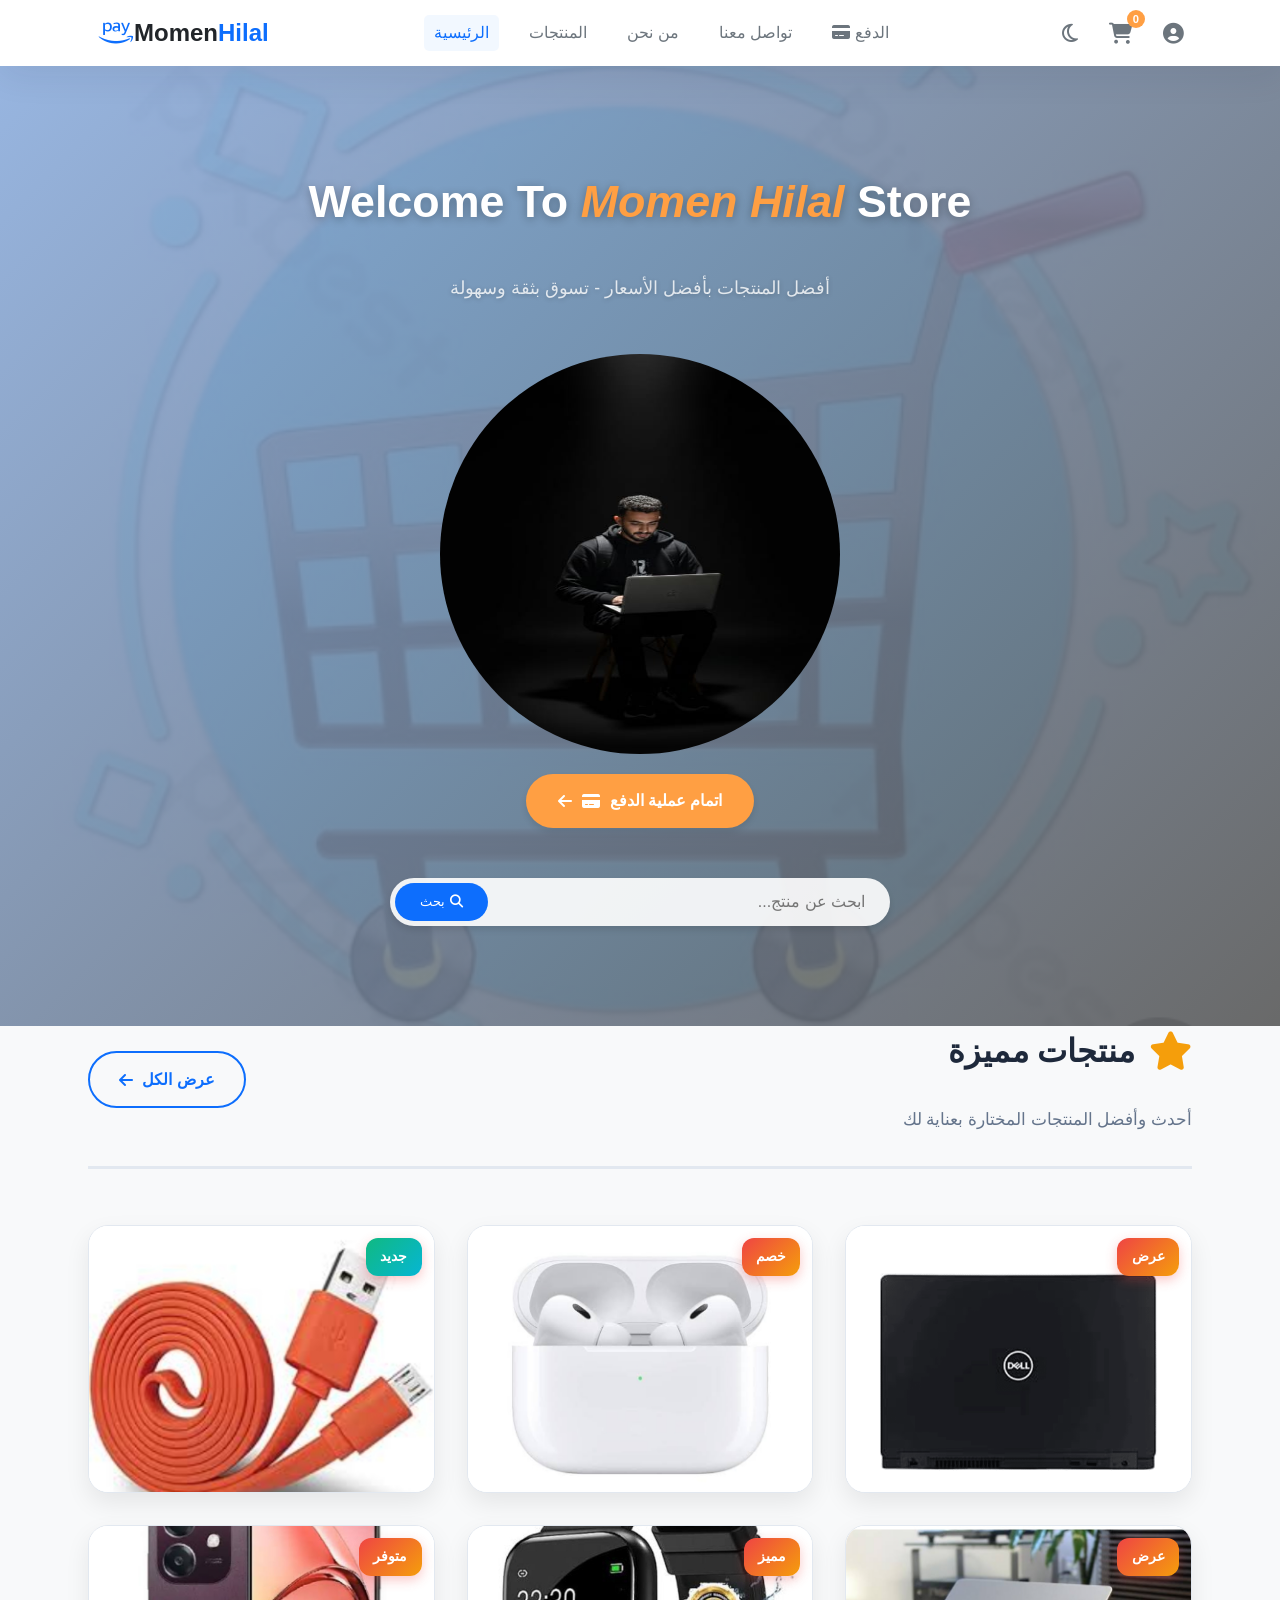
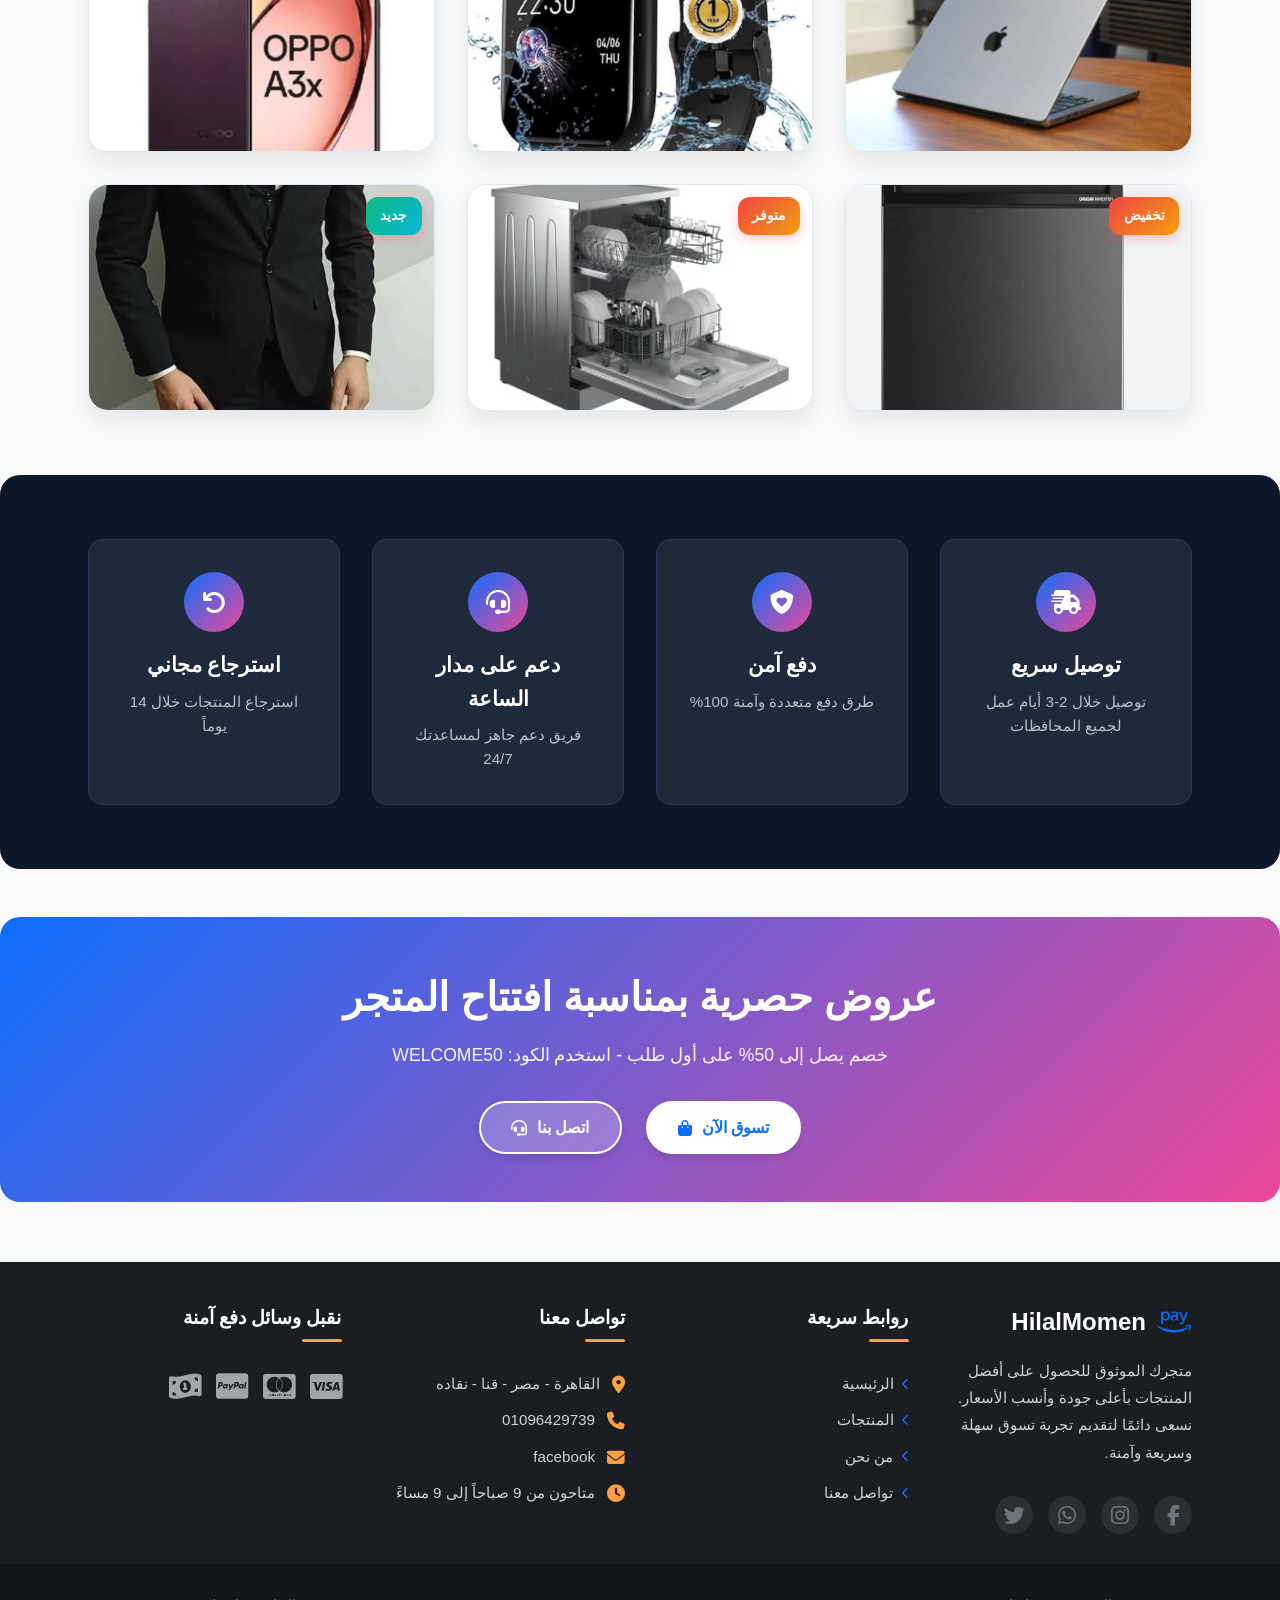
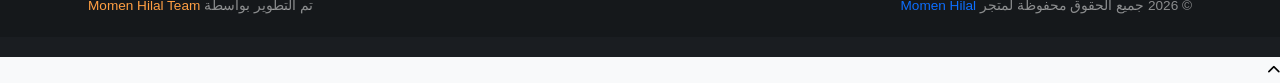
<file: index.html>
<!DOCTYPE html>
<html lang="ar" dir="rtl">
<head>
    <meta charset="UTF-8">
    <meta name="viewport" content="width=device-width, initial-scale=1.0, maximum-scale=1.0, user-scalable=yes">
    <meta name="description" content="متجر مومن هلال - أفضل العروض والمنتجات بأعلى جودة">
    <title>Momen Hilal | متجرك الموثوق</title>
    
    <!-- Fonts & Icons -->
    <link rel="stylesheet" href="https://cdnjs.cloudflare.com/ajax/libs/font-awesome/6.4.2/css/all.min.css">
    <link href="https://fonts.googleapis.com/css2?family=Cairo:wght@400;500;600;700;800&display=swap" rel="stylesheet">
    
    <!-- Stylesheets -->
    <link rel="stylesheet" href="File.css/header.css">
    <link rel="stylesheet" href="File.css/footer.css">
    <link rel="stylesheet" href="File.css/main-design.css">
    <link rel="stylesheet" href="File.css/responsive.css">
    <link rel="stylesheet" href="File.css/css.css">
</head>
<body>

<!-- ========== HEADER ========== -->
<header class="main-header" dir="ltr">
    <div class="header-container container">
        <div class="logo">
            <i class="fa-brands fa-amazon-pay"></i>
            <span class="Momen">Momen</span><span class="Hilal"> Hilal</span>
        </div>

        <nav class="navbar">
            <a href="index.html" class="active">الرئيسية</a>
            <a href="products.html">المنتجات</a>
            <a href="about.html">من نحن</a>
            <a href="contact.html">تواصل معنا</a>
            <a href="checkout.html" class="checkout-link"><i class="fa-solid fa-credit-card"></i> الدفع</a>
        </nav>

        <div class="header-tools">
            <button id="themeBtn" class="tool-btn" title="تغيير المظهر">
                <i class="far fa-moon"></i>
            </button>

            <div class="cart-wrapper">
                <button class="tool-btn cart-btn">
                    <i class="fa-solid fa-cart-shopping"></i>
                    <span id="cart-count">0</span>
                </button>
            </div>

            <div class="user-wrapper">
                <button class="tool-btn user-btn" id="userBtn">
                    <i class="fa-solid fa-circle-user"></i>
                </button>
                <div class="user-dropdown" id="userDropdown">
                    <a href="login.html">تسجيل الدخول</a>
                    <hr>
                    <a href="register.html">إنشاء حساب</a>
                    <hr>
                    <a href="login.html">تسجيل خروج</a>
                </div>
            </div>
        </div>

        <div class="menu-wrapper">
            <button class="tool-btn menu-btn" id="bars">
                <i class="fa-solid fa-bars"></i>
            </button>
            <div class="menu-dropdown" id="menuBars">
                <a href="index.html">الرئيسية</a>
                <hr>
                <a href="products.html">المنتجات</a>
                <hr>
                <a href="about.html">من نحن</a>
                <hr>
                <a href="contact.html">تواصل معنا</a>
                <hr>
                <a href="checkout.html"><i class="fa-solid fa-credit-card"></i> إكمال الطلب</a>
            </div>
        </div>
    </div>
</header>

<!-- ========== MAIN CONTENT ========== -->
<main>
    <!-- Hero Section -->
    <section class="hero-section">
        <img class="hero-bg-img" src="momen.ggg/M1.jpg" alt="متجر مومن هلال">
        <div class="hero-content container">
            <h2 class="hero-title"> Welcome To  <span class="Store-highlight">Momen Hilal</span> Store</h2>
            <p class="hero-subtitle">أفضل المنتجات بأفضل الأسعار - تسوق بثقة وسهولة</p>
            <img class="momen-main" src="momen.ggg/momen1.jpeg">
            <a href="checkout.html" class="cta-btn">اتمام عملية الدفع<i class="fa-solid fa-credit-card"></i><i class="fa-solid fa-arrow-left"></i></a>
            
            <div class="hero-search-box">
                <input class="search-input" type="text" id="homeSearch" placeholder="ابحث عن منتج...">
                <button class="search-submit-btn" id="searchBtn">
                    <i class="fa-solid fa-magnifying-glass"></i> بحث
                </button>
            </div>
        </div>
    </section>

    <!-- Featured Products Section -->
    <section class="featured-products-section">
        <div class="container">
            <div class="section-header">
                <div class="header-content">
                    <h2 class="section-title">
                        <i class="fa-solid fa-star"></i>
                        منتجات مميزة
                    </h2>
                    <p class="section-subtitle">أحدث وأفضل المنتجات المختارة بعناية لك</p>
                </div>
                <a href="products.html" class="view-all-link">
                    عرض الكل <i class="fa-solid fa-arrow-left"></i>
                </a>
            </div>
            <div id="homeProductGrid" class="product-grid-home"></div>
        </div>
    </section>

    <!-- Features Section -->
    <section class="features-section">
        <div class="container">
            <div class="features-grid">
                <div class="feature-card">
                    <div class="feature-icon"><i class="fa-solid fa-truck-fast"></i></div>
                    <h3>توصيل سريع</h3>
                    <p>توصيل خلال 2-3 أيام عمل لجميع المحافظات</p>
                </div>
                <div class="feature-card">
                    <div class="feature-icon"><i class="fa-solid fa-shield-heart"></i></div>
                    <h3>دفع آمن</h3>
                    <p>طرق دفع متعددة وآمنة 100%</p>
                </div>
                <div class="feature-card">
                    <div class="feature-icon"><i class="fa-solid fa-headset"></i></div>
                    <h3>دعم على مدار الساعة</h3>
                    <p>فريق دعم جاهز لمساعدتك 24/7</p>
                </div>
                <div class="feature-card">
                    <div class="feature-icon"><i class="fa-solid fa-arrow-rotate-left"></i></div>
                    <h3>استرجاع مجاني</h3>
                    <p>استرجاع المنتجات خلال 14 يوماً</p>
                </div>
            </div>
        </div>
    </section>

    <!-- CTA Section -->
    <section class="cta-section">
        <div class="container">
            <div class="cta-content">
                <h2>عروض حصرية بمناسبة افتتاح المتجر</h2>
                <p>خصم يصل إلى 50% على أول طلب - استخدم الكود: WELCOME50</p>
                <div class="cta-buttons">
                    <a href="products.html" class="cta-btn primary">تسوق الآن <i class="fa-solid fa-bag-shopping"></i></a>
                    <a href="contact.html" class="cta-btn secondary">اتصل بنا <i class="fa-solid fa-headset"></i></a>
                </div>
            </div>
        </div>
    </section>
</main>

<!-- ========== FOOTER ========== -->
<footer class="main-footer">
    <div class="footer-container container">
        <div class="footer-box footer-about">
            <div class="footer-logo logo">
                <i class="fa-brands fa-amazon-pay"></i>
                <span class="Momen">Momen</span><span class="Hilal"> Hilal</span>
            </div>
            <p class="footer-desc">متجرك الموثوق للحصول على أفضل المنتجات بأعلى جودة وأنسب الأسعار. نسعى دائمًا لتقديم تجربة تسوق سهلة وسريعة وآمنة.</p>
            <div class="footer-socials">
                <a href="https://www.facebook.com/mwmn.hlal.844650" target="_blank" title="فيس بوك"><i class="fa-brands fa-facebook-f"></i></a>
                <a href="#" target="_blank" title="انستجرام"><i class="fa-brands fa-instagram"></i></a>
                <a href="https://wa.me/01096429739" target="_blank" title="واتساب"><i class="fa-brands fa-whatsapp"></i></a>
                <a href="#" target="_blank" title="تويتر"><i class="fa-brands fa-twitter"></i></a>
            </div>
        </div>

        <div class="footer-box footer-links">
            <h3 class="footer-title">روابط سريعة</h3>
            <ul>
                <li><a href="index.html"><i class="fa-solid fa-chevron-left"></i> الرئيسية</a></li>
                <li><a href="products.html"><i class="fa-solid fa-chevron-left"></i> المنتجات</a></li>
                <li><a href="about.html"><i class="fa-solid fa-chevron-left"></i> من نحن</a></li>
                <li><a href="contact.html"><i class="fa-solid fa-chevron-left"></i> تواصل معنا</a></li>
            </ul>
        </div>

        <div class="footer-box footer-contact">
            <h3 class="footer-title">تواصل معنا</h3>
            <ul>
                <li><i class="fa-solid fa-location-dot"></i><span>القاهرة - مصر - قنا - نقاده</span></li>
                <li><i class="fa-solid fa-phone"></i><a href="tel:01096429739">01096429739</a></li>
                <li><i class="fa-solid fa-envelope"></i><a href="https://www.facebook.com/mwmn.hlal.844650">facebook</a></li>
                <li><i class="fa-solid fa-clock"></i><span>متاحون من 9 صباحاً إلى 9 مساءً</span></li>
            </ul>
        </div>

        <div class="footer-box footer-payments">
            <h3 class="footer-title">نقبل وسائل دفع آمنة</h3>
            <div class="payment-icons">
                <i class="fa-brands fa-cc-visa" title="فيزا"></i>
                <i class="fa-brands fa-cc-mastercard" title="ماستركارد"></i>
                <i class="fa-brands fa-cc-paypal" title="بايبال"></i>
                <i class="fa-solid fa-money-bill-1-wave" title="الدفع عند الاستلام"></i>
            </div>
        </div>
    </div>

    <div class="footer-bottom">
        <div class="container footer-bottom-content">
            <p>&copy; 2026 جميع الحقوق محفوظة لمتجر <span class="highlight">Momen Hilal</span></p>
            <p class="developer">تم التطوير بواسطة <a href="#" target="_blank">Momen Hilal Team</a></p>
        </div>
    </div>
</footer>

<!-- Scroll to Top Button -->
<button class="scroll-to-top" id="scrollToTop">
    <i class="fa-solid fa-chevron-up"></i>
</button>

<!-- ========== SCRIPTS ========== -->
<script src="CART.JS"></script>
<script src="main.js"></script>
<script src="home-products.js"></script>
<script src="products.js"></script>
<script src="index-script.js"></script>

<script>
    // Scroll to Top functionality
    const scrollBtn = document.getElementById('scrollToTop');
    window.addEventListener('scroll', () => {
        if (window.scrollY > 300) {
            scrollBtn.classList.add('active');
        } else {
            scrollBtn.classList.remove('active');
        }
    });
    
    scrollBtn.addEventListener('click', () => {
        window.scrollTo({ top: 0, behavior: 'smooth' });
    });
    
    // Search functionality
    const searchInput = document.getElementById('homeSearch');
    const searchBtn = document.getElementById('searchBtn');
    
    function performSearch() {
        const term = searchInput.value.trim();
        if (term) {
            window.location.href = `products.html?search=${encodeURIComponent(term)}`;
        }
    }
    
    searchBtn.addEventListener('click', performSearch);
    searchInput.addEventListener('keypress', (e) => {
        if (e.key === 'Enter') performSearch();
    });
</script>

</body>
</html>
</file>
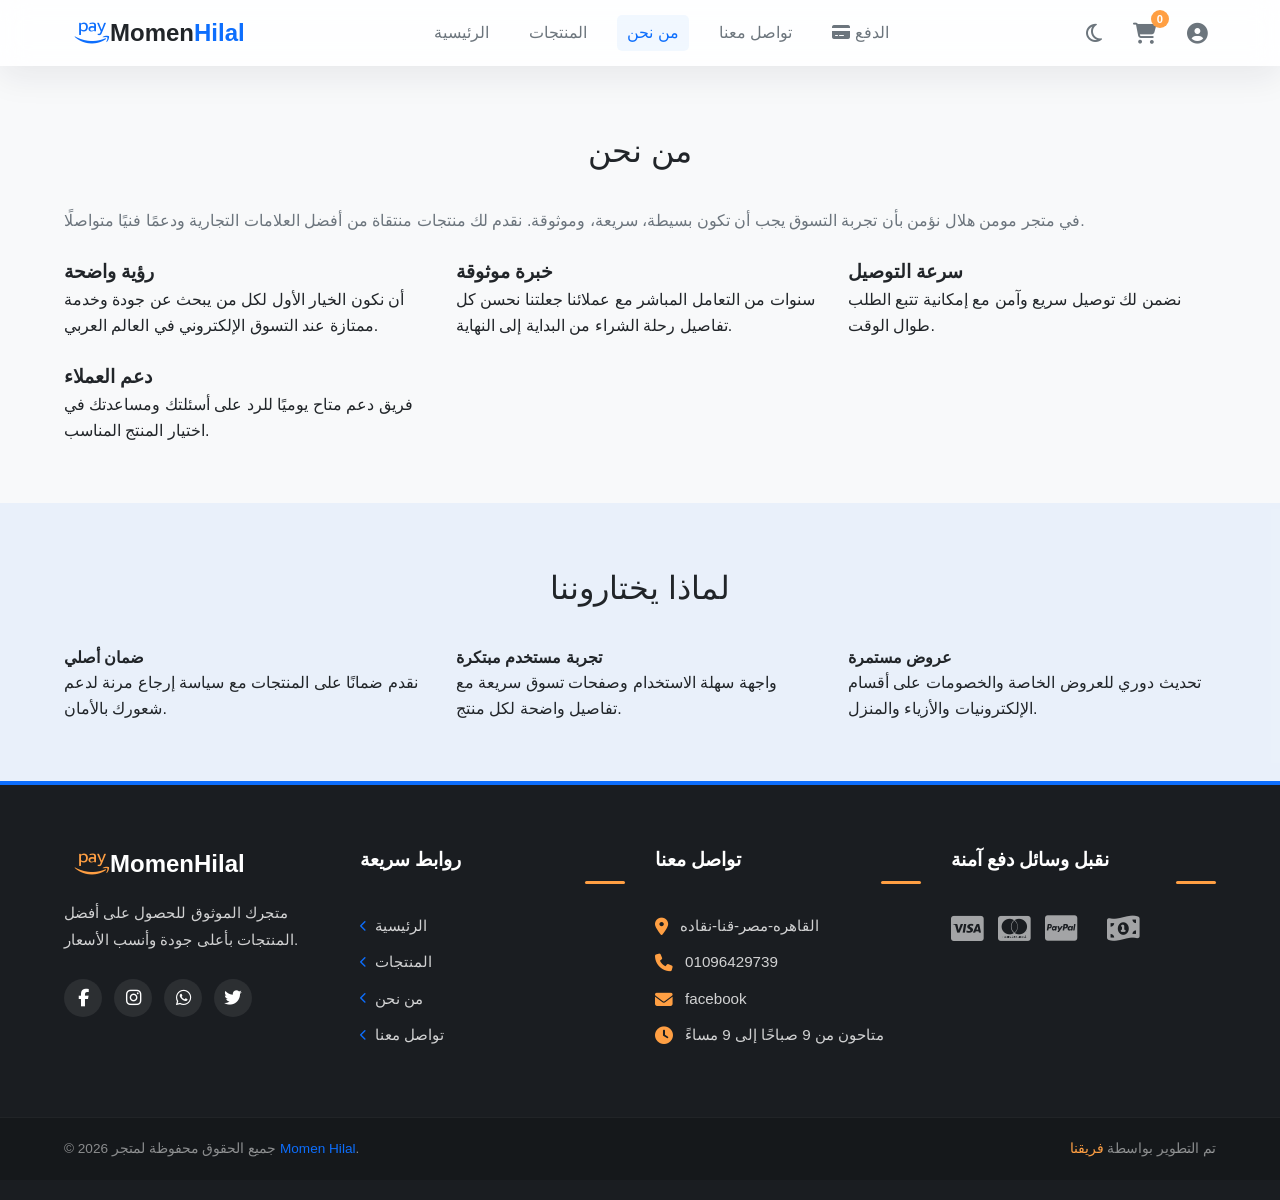
<file: about.html>
<!DOCTYPE html>
<html lang="ar" dir="ltr">
<head>
    <meta charset="UTF-8">
    <meta name="viewport" content="width=device-width, initial-scale=1.0">
    <title>من نحن - متجر مومن هلال</title>
    <link rel="stylesheet" href="File.css/responsive.css">
    <link rel="stylesheet" href="File.css/css.css">
    <link rel="stylesheet" href="File.css/header.css">
    <link rel="stylesheet" href="File.css/footer.css">
    <link rel="stylesheet" href="https://cdnjs.cloudflare.com/ajax/libs/font-awesome/6.4.2/css/all.min.css">
    <link href="https://fonts.googleapis.com/css2?family=Cairo:wght@400;600;700&display=swap" rel="stylesheet">
</head>
<body>
<header class="main-header">
    <div class="header-container container">
        <div class="logo">
            <i class="fa-brands fa-amazon-pay"></i>
            <span class="Momen">Momen</span><span class="Hilal"> Hilal</span>
        </div>
        <nav class="navbar">
            <a href="index.html">الرئيسية</a>
            <a href="products.html">المنتجات</a>
            <a href="about.html" class="active">من نحن</a>
            <a href="contact.html">تواصل معنا</a>
            <a href="checkout.html" class="checkout-link"><i class="fa-solid fa-credit-card"></i> الدفع</a>
        </nav>
        <div class="header-tools">
            <button id="themeBtn" class="tool-btn" title="تغيير المظهر"><i class="far fa-moon"></i></button>
            <div class="cart-wrapper">
                <button class="tool-btn cart-btn"><i class="fa-solid fa-cart-shopping"></i><span id="cart-count">0</span></button>
            </div>
            <div class="user-wrapper">
                <button class="tool-btn user-btn" id="userBtn"><i class="fa-solid fa-circle-user"></i></button>
                <div class="user-dropdown" id="userDropdown">
                    <a href="login.html">تسجيل الدخول</a>
                    <hr>
                    <a href="register.html">إنشاء حساب</a>
                    <hr>
                    <a href="login.html">تسجيل خروج</a>
                </div>
            </div>
        </div>
        <div class="menu-wrapper">
            <button class="tool-btn menu-btn" id="bars"><i class="fa-solid fa-bars"></i></button>
            <div class="menu-dropdown" id="menuBars">
                <a href="index.html">الرئيسية</a>
                <hr>
                <a href="products.html">المنتجات</a>
                <hr>
                <a href="about.html" class="active">من نحن</a>
                <hr>
                <a href="contact.html">تواصل معنا</a>
                <hr>
                <a href="checkout.html" class="checkout-link"><i class="fa-solid fa-credit-card"></i> إكمال الطلب</a>
            </div>
        </div>
    </div>
</header>

<main>
    <section class="page-section">
        <div class="container">
            <div class="section-title">من نحن</div>
            <p style="color: var(--text-muted); margin-bottom: 24px;">في متجر مومن هلال نؤمن بأن تجربة التسوق يجب أن تكون بسيطة، سريعة، وموثوقة. نقدم لك منتجات منتقاة من أفضل العلامات التجارية ودعمًا فنيًا متواصلًا.</p>
            <div class="product-grid">
                <div class="page-card">
                    <h3>رؤية واضحة</h3>
                    <p>أن نكون الخيار الأول لكل من يبحث عن جودة وخدمة ممتازة عند التسوق الإلكتروني في العالم العربي.</p>
                </div>
                <div class="page-card">
                    <h3>خبرة موثوقة</h3>
                    <p>سنوات من التعامل المباشر مع عملائنا جعلتنا نحسن كل تفاصيل رحلة الشراء من البداية إلى النهاية.</p>
                </div>
                <div class="page-card">
                    <h3>سرعة التوصيل</h3>
                    <p>نضمن لك توصيل سريع وآمن مع إمكانية تتبع الطلب طوال الوقت.</p>
                </div>
                <div class="page-card">
                    <h3>دعم العملاء</h3>
                    <p>فريق دعم متاح يوميًا للرد على أسئلتك ومساعدتك في اختيار المنتج المناسب.</p>
                </div>
            </div>
        </div>
    </section>
    <section class="page-section" style="background: rgba(13, 110, 253, 0.06);">
        <div class="container">
            <div class="section-title">لماذا يختاروننا</div>
            <div class="product-grid">
                <div class="page-card">
                    <h4>ضمان أصلي</h4>
                    <p>نقدم ضمانًا على المنتجات مع سياسة إرجاع مرنة لدعم شعورك بالأمان.</p>
                </div>
                <div class="page-card">
                    <h4>تجربة مستخدم مبتكرة</h4>
                    <p>واجهة سهلة الاستخدام وصفحات تسوق سريعة مع تفاصيل واضحة لكل منتج.</p>
                </div>
                <div class="page-card">
                    <h4>عروض مستمرة</h4>
                    <p>تحديث دوري للعروض الخاصة والخصومات على أقسام الإلكترونيات والأزياء والمنزل.</p>
                </div>
            </div>
        </div>
    </section>
</main>



<footer class="main-footer">
    <div class="footer-container container">
        <div class="footer-box footer-about">
            <div class="footer-logo logo"><i class="fa-brands fa-amazon-pay"></i><span class="Momen">Momen</span><span class="Hilal"> Hilal</span></div>
            <p class="footer-desc">متجرك الموثوق للحصول على أفضل المنتجات بأعلى جودة وأنسب الأسعار.</p>
            <div class="footer-socials">
                <a href="https://www.facebook.com/mwmn.hlal.844650" target="_blank" title="فيس بوك"><i class="fa-brands fa-facebook-f"></i></a>
                <a href="#" target="_blank" title="انستجرام"><i class="fa-brands fa-instagram"></i></a>
                <a href="https://wa.me/01096429739" target="_blank" title="واتساب"><i class="fa-brands fa-whatsapp"></i></a>
                <a href="#" target="_blank" title="تويتر (X)"><i class="fa-brands fa-twitter"></i></a>
            </div>
        </div>
        <div class="footer-box footer-links">
            <h3 class="footer-title">روابط سريعة</h3>
            <ul>
                <li><a href="index.html"><i class="fa-solid fa-chevron-left"></i> الرئيسية</a></li>
                <li><a href="products.html"><i class="fa-solid fa-chevron-left"></i> المنتجات</a></li>
                <li><a href="about.html"><i class="fa-solid fa-chevron-left"></i> من نحن</a></li>
                <li><a href="contact.html"><i class="fa-solid fa-chevron-left"></i> تواصل معنا</a></li>
            </ul>
        </div>
        <div class="footer-box footer-contact">
            <h3 class="footer-title">تواصل معنا</h3>
            <ul>
                <li><i class="fa-solid fa-location-dot"></i><span>القاهره-مصر-قنا-نقاده</span></li>
                <li><i class="fa-solid fa-phone"></i><a href="tel:01096429739">01096429739</a></li>
                <li><i class="fa-solid fa-envelope"></i><a href="https://www.facebook.com/mwmn.hlal.844650">facebook</a></li>
                <li><i class="fa-solid fa-clock"></i><span>متاحون من 9 صباحًا إلى 9 مساءً</span></li>
            </ul>
        </div>
        <div class="footer-box footer-payments">
            <h3 class="footer-title">نقبل وسائل دفع آمنة</h3>
            <div class="payment-icons">
                <i class="fa-brands fa-cc-visa" title="فيزا"></i>
                <i class="fa-brands fa-cc-mastercard" title="ماستركارد"></i>
                <i class="fa-brands fa-cc-paypal" title="بايبال"></i>
                <i class="fa-brands fa-fawkes" title="فوري (مثال)"></i>
                <i class="fa-solid fa-money-bill-1-wave" title="الدفع عند الاستلام"></i>
            </div>
        </div>
    </div>
    <div class="footer-bottom">
        <div class="container footer-bottom-content">
            <p>&copy; 2026 جميع الحقوق محفوظة لمتجر <span class="highlight">Momen Hilal</span>.</p>
            <p class="developer">تم التطوير بواسطة <a href="#" target="_blank">فريقنا</a></p>
        </div>
    </div>
</footer>
<script src="CART.JS"></script>
<script src="main.js"></script>
</body>
</html>
</file>
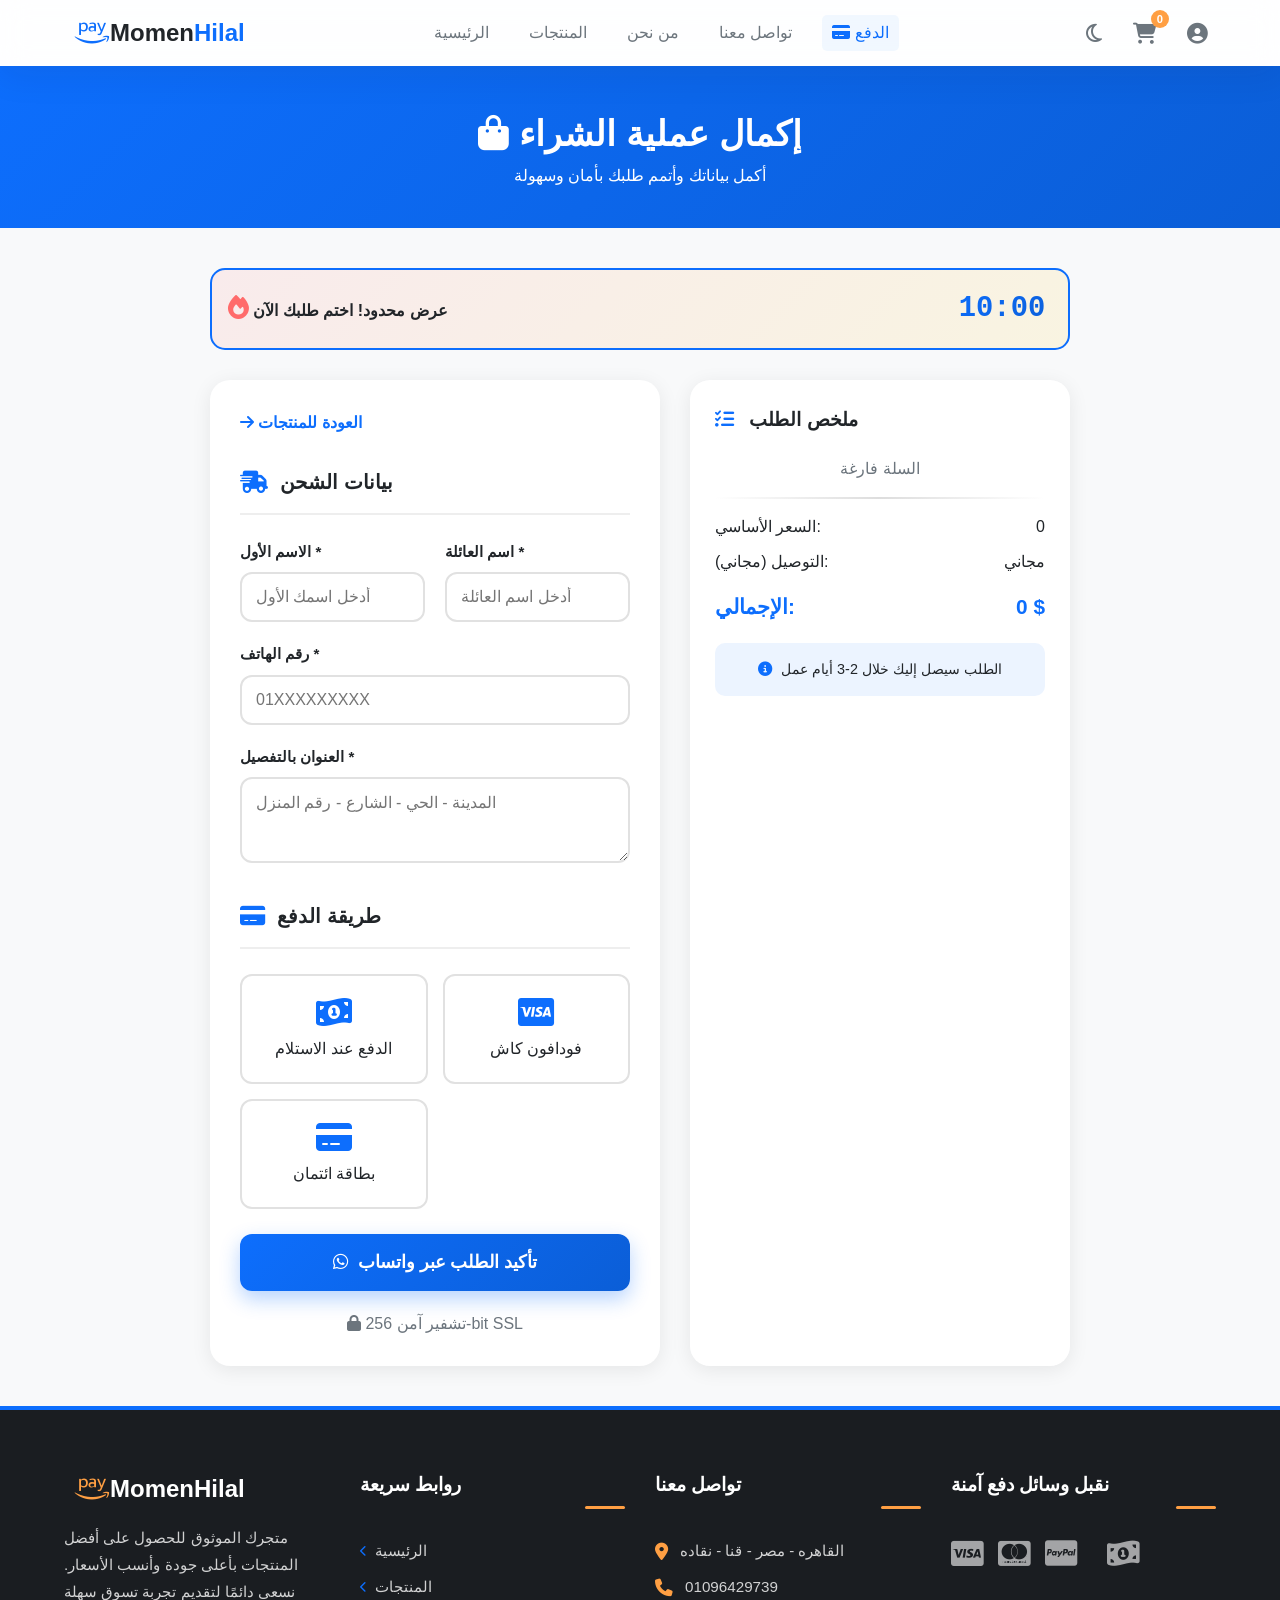
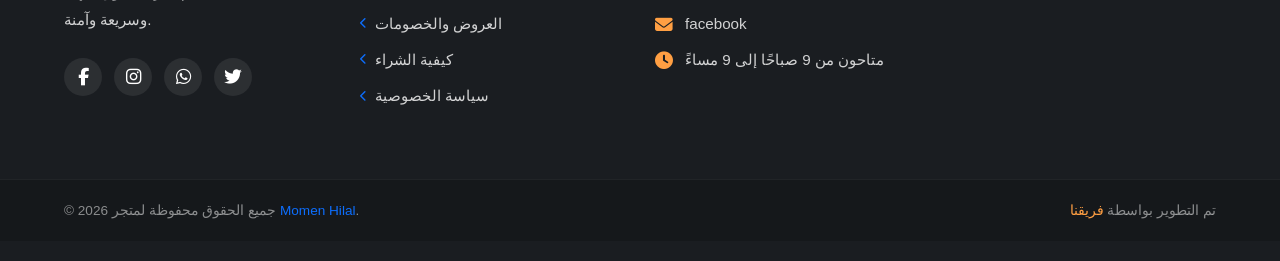
<file: checkout.html>
<!DOCTYPE html>
<html lang="ar" dir="ltr">
<head>
    <meta charset="UTF-8">
    <meta name="viewport" content="width=device-width, initial-scale=1.0">
    <title>إتمام الطلب - متجر مومن هلال</title>
    <link rel="stylesheet" href="File.css/css.css">
    <link rel="stylesheet" href="File.css/header.css">
    <link rel="stylesheet" href="File.css/footer.css">
    <link rel="stylesheet" href="https://cdnjs.cloudflare.com/ajax/libs/font-awesome/6.4.2/css/all.min.css">
    <link href="https://fonts.googleapis.com/css2?family=Cairo:wght@400;600;700&display=swap" rel="stylesheet">
    <style>
        .checkout-hero {
            background: linear-gradient(135deg, var(--primary-color) 0%, #0b5ed7 100%);
            padding: 40px 0;
            text-align: center;
            color: #fff;
            margin-bottom: 40px;
            animation: slideDown 0.8s cubic-bezier(0.34, 1.56, 0.64, 1);
        }

        body.dark-theme .checkout-hero {
            background: linear-gradient(135deg, #0d85ff 0%, #0952cc 100%);
        }

        .checkout-hero h1 {
            font-size: 2.2rem;
            margin: 0;
            font-weight: 700;
        }

        .checkout-container {
            max-width: 900px;
            margin: 0 auto;
            padding: 0 20px;
        }

        .checkout-content {
            display: grid;
            grid-template-columns: 1fr 380px;
            gap: 30px;
            margin-bottom: 40px;
            animation: fadeInUp 0.8s ease 0.2s backwards;
        }

        @media (max-width: 768px) {
            .checkout-content {
                grid-template-columns: 1fr;
            }
        }

        .offer-timer {
            background: linear-gradient(135deg, rgba(255, 107, 107, 0.1), rgba(255, 195, 0, 0.1));
            border: 2px solid var(--primary-color);
            border-radius: 15px;
            padding: 16px;
            margin-bottom: 30px;
            display: flex;
            align-items: center;
            justify-content: space-between;
            animation: pulse 2s ease-in-out infinite;
        }

        .offer-timer-content i {
            font-size: 1.5rem;
            color: #ff6b6b;
            animation: spin 2s linear infinite;
        }

        .offer-timer-text {
            font-weight: 700;
            color: var(--text-dark);
        }

        .timer-countdown {
            font-size: 1.8rem;
            font-weight: 800;
            background: linear-gradient(135deg, var(--primary-color), #0b5ed7);
            -webkit-background-clip: text;
            -webkit-text-fill-color: transparent;
            background-clip: text;
            font-family: 'Courier New', monospace;
            min-width: 100px;
            text-align: center;
        }

        .form-section {
            background: #fff;
            border-radius: 20px;
            padding: 30px;
            box-shadow: 0 4px 20px rgba(0, 0, 0, 0.08);
            animation: fadeInUp 0.8s ease 0.3s backwards;
        }

        body.dark-theme .form-section {
            background: #2a2a2a;
            box-shadow: 0 4px 20px rgba(0, 0, 0, 0.3);
        }

        .section-header {
            display: flex;
            align-items: center;
            gap: 12px;
            margin-bottom: 25px;
            padding-bottom: 15px;
            border-bottom: 2px solid #eee;
        }

        body.dark-theme .section-header {
            border-bottom-color: #444;
        }

        .section-header i {
            font-size: 1.4rem;
            color: var(--primary-color);
        }

        .section-header h3 {
            font-size: 1.25rem;
            margin: 0;
            font-weight: 700;
            color: var(--text-dark);
        }

        body.dark-theme .section-header h3 {
            color: #fff;
        }

        .form-group {
            margin-bottom: 20px;
        }

        .form-group label {
            display: block;
            margin-bottom: 8px;
            font-weight: 600;
            font-size: 0.95rem;
            color: var(--text-dark);
        }

        body.dark-theme .form-group label {
            color: #ddd;
        }

        .form-group input,
        .form-group select,
        .form-group textarea {
            width: 100%;
            padding: 14px;
            border: 2px solid #e1e1e1;
            border-radius: 12px;
            font-size: 1rem;
            font-family: inherit;
            transition: all 0.3s ease;
            background: #fff;
            color: var(--text-dark);
        }

        body.dark-theme .form-group input,
        body.dark-theme .form-group select,
        body.dark-theme .form-group textarea {
            background: #1e1e1e;
            border-color: #444;
            color: #fff;
        }

        .form-group input:focus,
        .form-group select:focus,
        .form-group textarea:focus {
            border-color: var(--primary-color);
            box-shadow: 0 0 0 3px rgba(13, 110, 253, 0.1);
            outline: none;
            transform: translateY(-2px);
        }

        .form-row {
            display: grid;
            grid-template-columns: 1fr 1fr;
            gap: 20px;
        }

        @media (max-width: 600px) {
            .form-row {
                grid-template-columns: 1fr;
            }
        }

        .payment-methods {
            display: grid;
            grid-template-columns: repeat(auto-fit, minmax(150px, 1fr));
            gap: 15px;
            margin-bottom: 20px;
        }

        .payment-option input[type="radio"] {
            display: none;
        }

        .payment-label {
            display: flex;
            flex-direction: column;
            align-items: center;
            justify-content: center;
            padding: 20px;
            border: 2px solid #e1e1e1;
            border-radius: 12px;
            background: #fff;
            cursor: pointer;
            transition: all 0.3s ease;
            text-align: center;
        }

        body.dark-theme .payment-label {
            background: #1e1e1e;
            border-color: #444;
        }

        .payment-option input[type="radio"]:checked + .payment-label {
            border-color: var(--primary-color);
            background: rgba(13, 110, 253, 0.05);
            transform: scale(1.05);
        }

        .payment-label i {
            font-size: 2rem;
            margin-bottom: 8px;
            color: var(--primary-color);
        }

        .order-summary {
            background: #fff;
            border-radius: 20px;
            padding: 25px;
            box-shadow: 0 4px 20px rgba(0, 0, 0, 0.08);
            position: sticky;
            top: 100px;
            animation: fadeInUp 0.8s ease 0.4s backwards;
        }

        body.dark-theme .order-summary {
            background: #2a2a2a;
            box-shadow: 0 4px 20px rgba(0, 0, 0, 0.3);
        }

        @media (max-width: 768px) {
            .order-summary {
                position: static;
            }
        }

        .order-item {
            display: flex;
            justify-content: space-between;
            align-items: center;
            padding: 12px 0;
            border-bottom: 1px solid #eee;
        }

        body.dark-theme .order-item {
            border-bottom-color: #444;
        }

        .btn-submit {
            width: 100%;
            padding: 18px;
            background: linear-gradient(135deg, var(--primary-color), #0b5ed7);
            color: #fff;
            border: none;
            border-radius: 12px;
            font-size: 1.1rem;
            font-weight: 700;
            cursor: pointer;
            margin-top: 25px;
            transition: all 0.3s ease;
            display: flex;
            align-items: center;
            justify-content: center;
            gap: 10px;
            box-shadow: 0 8px 20px rgba(13, 110, 253, 0.3);
        }

        .btn-submit:hover {
            transform: translateY(-3px);
            box-shadow: 0 12px 28px rgba(13, 110, 253, 0.4);
        }

        @keyframes slideDown {
            from { opacity: 0; transform: translateY(-30px); }
            to { opacity: 1; transform: translateY(0); }
        }

        @keyframes fadeInUp {
            from { opacity: 0; transform: translateY(20px); }
            to { opacity: 1; transform: translateY(0); }
        }

        @keyframes pulse {
            0%, 100% { box-shadow: 0 0 0 0 rgba(13, 110, 253, 0.3); }
            50% { box-shadow: 0 0 0 8px rgba(13, 110, 253, 0); }
        }

        @keyframes spin {
            from { transform: rotate(0deg); }
            to { transform: rotate(360deg); }
        }
    </style>
</head>
<body>

<header class="main-header">
    <div class="header-container container">
        <div class="logo">
            <i class="fa-brands fa-amazon-pay"></i>
            <span class="Momen">Momen</span><span class="Hilal"> Hilal</span>
        </div>
        <nav class="navbar">
            <a href="index.html">الرئيسية</a>
            <a href="products.html">المنتجات</a>
            <a href="about.html">من نحن</a>
            <a href="contact.html">تواصل معنا</a>
            <a href="checkout.html" class="checkout-link active"><i class="fa-solid fa-credit-card"></i> الدفع</a>
        </nav>
        <div class="header-tools">
            <button id="themeBtn" class="tool-btn" title="تغيير المظهر">
                <i class="far fa-moon"></i>
            </button>
            <div class="cart-wrapper">
                <button class="tool-btn cart-btn">
                    <i class="fa-solid fa-cart-shopping"></i>
                    <span id="cart-count">0</span>
                </button>
            </div>
            <div class="user-wrapper">
                <button class="tool-btn user-btn" id="userBtn">
                    <i class="fa-solid fa-circle-user"></i>
                </button>
                <div class="user-dropdown" id="userDropdown">
                    <a href="register.html">تسجيل الدخول</a>
                    <hr>
                    <a href="register.html">إنشاء حساب</a>
                    <hr>
                    <a href="login.html">تسجيل خروج</a>
                </div>
            </div>
        </div>
        <div class="menu-wrapper">
            <button class="tool-btn menu-btn" id="bars">
                <i class="fa-solid fa-bars"></i>
            </button>
            <div class="menu-dropdown" id="menuBars">
                <a href="index.html">الرئيسية</a>
                <hr>
                <a href="products.html">المنتجات</a>
                <hr>
                <a href="about.html">من نحن</a>
                <hr>
                <a href="contact.html">تواصل معنا</a>
                <hr>
                <a href="checkout.html" class="checkout-link active"><i class="fa-solid fa-credit-card"></i> إكمال الطلب</a>
            </div>
        </div>
    </div>
</header>

<section class="checkout-hero">
    <div class="container">
        <h1><i class="fa-solid fa-bag-shopping"></i> إكمال عملية الشراء</h1>
        <p>أكمل بياناتك وأتمم طلبك بأمان وسهولة</p>
    </div>
</section>

<main>
    <div class="checkout-container">
        <div class="offer-timer">
            <div class="offer-timer-content">
                <i class="fa-solid fa-fire"></i>
                <span class="offer-timer-text">عرض محدود! اختم طلبك الآن</span>
            </div>
            <div class="timer-countdown" id="timerDisplay">10:00</div>
        </div>

        <div class="checkout-content">
            <div class="form-section">
                <a href="products.html" style="color: var(--primary-color); text-decoration: none; margin-bottom: 30px; display: inline-block; font-weight: 600;">
                    <i class="fa-solid fa-arrow-right"></i> العودة للمنتجات
                </a>

                <form id="checkoutForm">
                    <div class="section-header">
                        <i class="fa-solid fa-truck-fast"></i>
                        <h3>بيانات الشحن</h3>
                    </div>

                    <div class="form-row">
                        <div class="form-group">
                            <label for="firstName">الاسم الأول *</label>
                            <input type="text" id="firstName" placeholder="أدخل اسمك الأول" required>
                        </div>
                        <div class="form-group">
                            <label for="lastName">اسم العائلة *</label>
                            <input type="text" id="lastName" placeholder="أدخل اسم العائلة" required>
                        </div>
                    </div>

                    <div class="form-group">
                        <label for="phone">رقم الهاتف *</label>
                        <input type="tel" id="phone" placeholder="01XXXXXXXXX" pattern="[0-9]{11}" required>
                    </div>

                    <div class="form-group">
                        <label for="address">العنوان بالتفصيل *</label>
                        <textarea id="address" rows="3" placeholder="المدينة - الحي - الشارع - رقم المنزل" required></textarea>
                    </div>

                    <div class="section-header" style="margin-top: 30px;">
                        <i class="fa-solid fa-credit-card"></i>
                        <h3>طريقة الدفع</h3>
                    </div>

                    <div class="payment-methods">
                        <div class="payment-option">
                            <input type="radio" id="payment1" name="paymentMethod" value="cash" required>
                            <label for="payment1" class="payment-label">
                                <i class="fa-solid fa-money-bill-1-wave"></i>
                                <span>الدفع عند الاستلام</span>
                            </label>
                        </div>
                        <div class="payment-option">
                            <input type="radio" id="payment2" name="paymentMethod" value="vodafone" required>
                            <label for="payment2" class="payment-label">
                                <i class="fa-brands fa-cc-visa"></i>
                                <span>فودافون كاش</span>
                            </label>
                        </div>
                        <div class="payment-option">
                            <input type="radio" id="payment3" name="paymentMethod" value="card" required>
                            <label for="payment3" class="payment-label">
                                <i class="fa-solid fa-credit-card"></i>
                                <span>بطاقة ائتمان</span>
                            </label>
                        </div>
                    </div>

                    <button type="submit" class="btn-submit">
                        <i class="fa-brands fa-whatsapp"></i> تأكيد الطلب عبر واتساب
                    </button>
                </form>

                <div style="text-align: center; margin-top: 20px; color: var(--text-muted);">
                    <i class="fa-solid fa-lock"></i> تشفير آمن 256-bit SSL
                </div>
            </div>

            <aside class="order-summary">
                <h3 style="font-size: 1.2rem; font-weight: 700; margin-bottom: 20px; color: var(--text-dark);">
                    <i class="fa-solid fa-list-check" style="color: var(--primary-color); margin-right: 10px;"></i> ملخص الطلب
                </h3>
                <div id="orderItems"></div>
                <div style="height: 2px; background: linear-gradient(90deg, transparent, #ddd, transparent); margin: 15px 0;"></div>
                <div style="display: flex; justify-content: space-between; margin-bottom: 10px; color: var(--text-dark);">
                    <span>السعر الأساسي:</span>
                    <span id="subtotal">0</span>
                </div>
                <div style="display: flex; justify-content: space-between; margin-bottom: 10px; color: var(--text-dark);">
                    <span>التوصيل (مجاني):</span>
                    <span>مجاني</span>
                </div>
                <div style="display: flex; justify-content: space-between; font-size: 1.3rem; font-weight: 800; color: var(--primary-color); margin-top: 15px;">
                    <span>الإجمالي:</span>
                    <span id="totalAmount">0 $</span>
                </div>
                <div style="margin-top: 20px; padding: 15px; background: rgba(13, 110, 253, 0.08); border-radius: 10px; color: var(--text-dark); font-size: 0.9rem; text-align: center;">
                    <i class="fa-solid fa-circle-info" style="color: var(--primary-color); margin-right: 5px;"></i>
                    الطلب سيصل إليك خلال 2-3 أيام عمل
                </div>
            </aside>
        </div>
    </div>
</main>

<footer class="main-footer">
        <div class="footer-container container">
            
            <div class="footer-box footer-about">
                <div class="footer-logo logo">
                    <i class="fa-brands fa-amazon-pay"></i>
                    <span class="Momen">Momen</span><span class="Hilal"> Hilal</span>
                </div>
                <p class="footer-desc">متجرك الموثوق للحصول على أفضل المنتجات بأعلى جودة وأنسب الأسعار. نسعى دائمًا لتقديم تجربة تسوق سهلة وسريعة وآمنة.</p>
                
                <div class="footer-socials">
                    <a href="https://www.facebook.com/mwmn.hlal.844650" target="_blank" title="فيس بوك"><i class="fa-brands fa-facebook-f"></i></a>
                    <a href="#" target="_blank" title="انستجرام"><i class="fa-brands fa-instagram"></i></a>
                    <a href="https://wa.me/01096429739" target="_blank" title="واتساب"><i class="fa-brands fa-whatsapp"></i></a>
                    <a href="#" target="_blank" title="تويتر (X)"><i class="fa-brands fa-twitter"></i></a>
                </div>
            </div>

            <div class="footer-box footer-links">
                <h3 class="footer-title">روابط سريعة</h3>
                <ul>
                    <li><a href="#"><i class="fa-solid fa-chevron-left"></i> الرئيسية</a></li>
                    <li><a href="#"><i class="fa-solid fa-chevron-left"></i> المنتجات</a></li>
                    <li><a href="#"><i class="fa-solid fa-chevron-left"></i> العروض والخصومات</a></li>
                    <li><a href="#"><i class="fa-solid fa-chevron-left"></i> كيفية الشراء</a></li>
                    <li><a href="#"><i class="fa-solid fa-chevron-left"></i> سياسة الخصوصية</a></li>
                </ul>
            </div>

            <div class="footer-box footer-contact">
                <h3 class="footer-title">تواصل معنا</h3>
                <ul>
                    <li>
                        <i class="fa-solid fa-location-dot"></i>
                        <span>القاهره - مصر - قنا - نقاده</span>
                    </li>
                    <li>
                        <i class="fa-solid fa-phone"></i>
                        <a href="tel:01096429739">01096429739</a>
                    </li>
                    <li>
                        <i class="fa-solid fa-envelope"></i>
                        <a href="https://www.facebook.com/mwmn.hlal.844650">facebook</a>
                    </li>
                    <li>
                        <i class="fa-solid fa-clock"></i>
                        <span>متاحون من 9 صباحًا إلى 9 مساءً</span>
                    </li>
                </ul>
            </div>

            <div class="footer-box footer-payments">
                <h3 class="footer-title">نقبل وسائل دفع آمنة</h3>
                <div class="payment-icons">
                    <i class="fa-brands fa-cc-visa" title="فيزا"></i>
                    <i class="fa-brands fa-cc-mastercard" title="ماستركارد"></i>
                    <i class="fa-brands fa-cc-paypal" title="بايبال"></i>
                    <i class="fa-brands fa-fawkes" title="فوري (مثال)"></i> <i class="fa-solid fa-money-bill-1-wave" title="الدفع عند الاستلام"></i>
                </div>
            </div>

        </div>

        <div class="footer-bottom">
            <div class="container footer-bottom-content">
                <p>&copy; 2026 جميع الحقوق محفوظة لمتجر <span class="highlight">Momen Hilal</span>.</p>
                <p class="developer">تم التطوير بواسطة <a href="#" target="_blank">فريقنا</a></p>
            </div>
        </div>
    </footer>

<script src="main.js"></script>
<script src="CART.JS"></script>
<script src="checkout.js"></script>
<script>

</script>

</body>
</html>
</file>
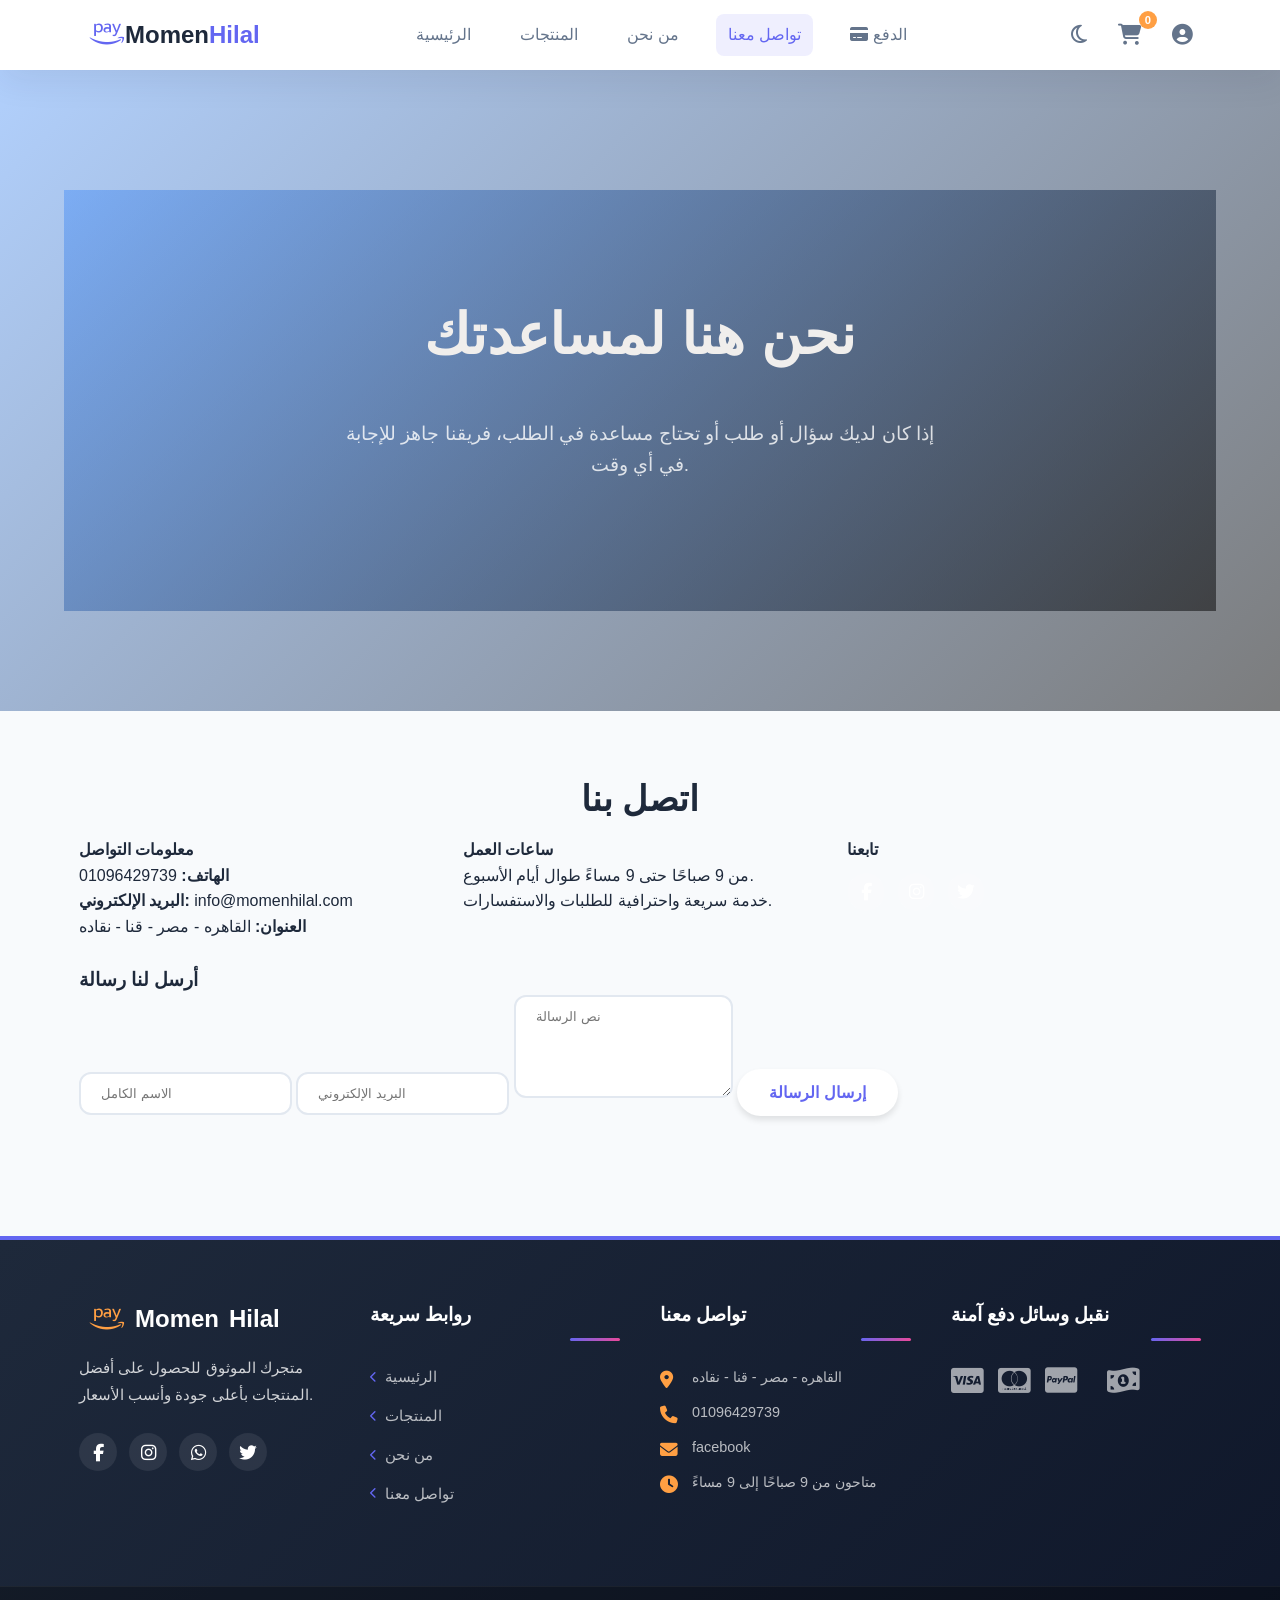
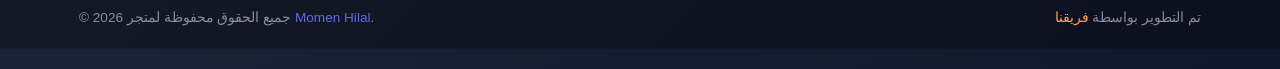
<file: contact.html>
<!DOCTYPE html>
<html lang="ar" dir="ltr">
<head>
    <meta charset="UTF-8">
    <meta name="viewport" content="width=device-width, initial-scale=1.0">
    <title>اتصل بنا - متجر مومن هلال</title>
    <link rel="stylesheet" href="File.css/responsive.css">

    <link rel="stylesheet" href="File.css/css.css">
    <link rel="stylesheet" href="File.css/header.css">
    <link rel="stylesheet" href="File.css/footer.css">
    <link rel="stylesheet" href="https://cdnjs.cloudflare.com/ajax/libs/font-awesome/6.4.2/css/all.min.css">
    <link href="https://fonts.googleapis.com/css2?family=Cairo:wght@400;600;700&display=swap" rel="stylesheet">
<link rel="stylesheet" href="File.css/contact.css">

    <style>
   
        
    </style>
</head>
<body>
<header class="main-header">
    <div class="header-container container">
        <div class="logo">
            <i class="fa-brands fa-amazon-pay"></i>
            <span class="Momen">Momen</span><span class="Hilal"> Hilal</span>
        </div>
        <nav class="navbar">
            <a href="index.html">الرئيسية</a>
            <a href="products.html">المنتجات</a>
            <a href="about.html">من نحن</a>
            <a href="contact.html" class="active">تواصل معنا</a>
            <a href="checkout.html" class="checkout-link"><i class="fa-solid fa-credit-card"></i> الدفع</a>
        </nav>
        <div class="header-tools">
            <button id="themeBtn" class="tool-btn" title="تغيير المظهر"><i class="far fa-moon"></i></button>
            <div class="cart-wrapper">
                <button class="tool-btn cart-btn"><i class="fa-solid fa-cart-shopping"></i><span id="cart-count">0</span></button>
            </div>
            <div class="user-wrapper">
                <button class="tool-btn user-btn" id="userBtn"><i class="fa-solid fa-circle-user"></i></button>
                <div class="user-dropdown" id="userDropdown">
                    <a href="login.html">تسجيل الدخول</a>
                    <hr>
                    <a href="register.html">إنشاء حساب</a>
                    <hr>
                    <a href="login.html">تسجيل خروج</a>
                </div>
            </div>
        </div>
        <div class="menu-wrapper">
            <button class="tool-btn menu-btn" id="bars"><i class="fa-solid fa-bars"></i></button>
            <div class="menu-dropdown" id="menuBars">
                <a href="index.html">الرئيسية</a>
                <hr>
                <a href="products.html">المنتجات</a>
                <hr>
                <a href="about.html">من نحن</a>
                <hr>
                <a href="contact.html" class="active">تواصل معنا</a>
                <hr>
                <a href="checkout.html" class="checkout-link"><i class="fa-solid fa-credit-card"></i> إكمال الطلب</a>
            </div>
        </div>
    </div>
</header>
<main>
    <section class="hero-content ">

        <div>
            <!-- <img class="hero-content-img" src="momen.ggg/M1.jpg" alt="اتصل بنا"> -->
        </div>
            
        
        <div class="hero-content container">
            <h2 class="hero-title">نحن هنا لمساعدتك</h2>
            <p class="hero-subtitle">إذا كان لديك سؤال أو طلب أو تحتاج مساعدة في الطلب، فريقنا جاهز للإجابة في أي وقت.</p>
        </div>
    </section>
    <section class="page-section">
        <div class="container">
            <div class="section-title">اتصل بنا</div>
            <div class="product-grid">
                <div class="page-card">
                    <h4>معلومات التواصل</h4>
                    <p><strong>الهاتف:</strong> <a href="tel:01096429739">01096429739</a></p>
                    <p><strong>البريد الإلكتروني:</strong> <a href="mailto:info@momenhilal.com">info@momenhilal.com</a></p>
                    <p><strong>العنوان:</strong> القاهره - مصر - قنا - نقاده</p>
                </div>
                <div class="page-card">
                    <h4>ساعات العمل</h4>
                    <p>من 9 صباحًا حتى 9 مساءً طوال أيام الأسبوع.</p>
                    <p>خدمة سريعة واحترافية للطلبات والاستفسارات.</p>
                </div>
                <div class="page-card">
                    <h4>تابعنا</h4>
                    <div class="footer-socials">
                        <a href="#" target="_blank" title="فيس بوك"><i class="fa-brands fa-facebook-f"></i></a>
                        <a href="#" target="_blank" title="انستجرام"><i class="fa-brands fa-instagram"></i></a>
                        <a href="#" target="_blank" title="تويتر"><i class="fa-brands fa-twitter"></i></a>
                    </div>
                </div>
            </div>
            <div class="page-card" style="margin-top: 26px;">
                <h3>أرسل لنا رسالة</h3>
                <form id="contactForm">
                    <input class="filter-input" type="text" id="contactName" placeholder="الاسم الكامل" required>
                    <input class="filter-input" type="email" id="contactEmail" placeholder="البريد الإلكتروني" required>
                    <textarea class="filter-input" id="contactMessage" rows="5" placeholder="نص الرسالة" required style="resize: vertical;"></textarea>
                    <button type="submit" class="cta-btn">إرسال الرسالة</button>
                </form>
                <div id="contactToast" class="toast"></div>
            </div>
        </div>
    </section>
</main>
<footer class="main-footer">
    <div class="footer-container container">
        <div class="footer-box footer-about">
            <div class="footer-logo logo"><i class="fa-brands fa-amazon-pay"></i><span class="Momen">Momen</span><span class="Hilal"> Hilal</span></div>
            <p class="footer-desc">متجرك الموثوق للحصول على أفضل المنتجات بأعلى جودة وأنسب الأسعار.</p>
            <div class="footer-socials">
                <a href="https://www.facebook.com/mwmn.hlal.844650" target="_blank" title="فيس بوك"><i class="fa-brands fa-facebook-f"></i></a>
                <a href="#" target="_blank" title="انستجرام"><i class="fa-brands fa-instagram"></i></a>
                <a href="https://wa.me/01096429739" target="_blank" title="واتساب"><i class="fa-brands fa-whatsapp"></i></a>
                <a href="#" target="_blank" title="تويتر (X)"><i class="fa-brands fa-twitter"></i></a>
            </div>
        </div>
        <div class="footer-box footer-links">
            <h3 class="footer-title">روابط سريعة</h3>
            <ul>
                <li><a href="index.html"><i class="fa-solid fa-chevron-left"></i> الرئيسية</a></li>
                <li><a href="products.html"><i class="fa-solid fa-chevron-left"></i> المنتجات</a></li>
                <li><a href="about.html"><i class="fa-solid fa-chevron-left"></i> من نحن</a></li>
                <li><a href="contact.html"><i class="fa-solid fa-chevron-left"></i> تواصل معنا</a></li>
            </ul>
        </div>
        <div class="footer-box footer-contact">
            <h3 class="footer-title">تواصل معنا</h3>
            <ul>
                <li><i class="fa-solid fa-location-dot"></i><span>القاهره - مصر - قنا - نقاده</span></li>
                <li><i class="fa-solid fa-phone"></i><a href="tel:01096429739">01096429739</a></li>
                <li><i class="fa-solid fa-envelope"></i><a href="https://www.facebook.com/mwmn.hlal.844650">facebook</a></li>
                <li><i class="fa-solid fa-clock"></i><span>متاحون من 9 صباحًا إلى 9 مساءً</span></li>
            </ul>
        </div>
        <div class="footer-box footer-payments">
            <h3 class="footer-title">نقبل وسائل دفع آمنة</h3>
            <div class="payment-icons">
                <i class="fa-brands fa-cc-visa" title="فيزا"></i>
                <i class="fa-brands fa-cc-mastercard" title="ماستركارد"></i>
                <i class="fa-brands fa-cc-paypal" title="بايبال"></i>
                <i class="fa-brands fa-fawkes" title="فوري (مثال)"></i>
                <i class="fa-solid fa-money-bill-1-wave" title="الدفع عند الاستلام"></i>
            </div>
        </div>
    </div>
    <div class="footer-bottom">
        <div class="container footer-bottom-content">
            <p>&copy; 2026 جميع الحقوق محفوظة لمتجر <span class="highlight">Momen Hilal</span>.</p>
            <p class="developer">تم التطوير بواسطة <a href="#" target="_blank">فريقنا</a></p>
        </div>
    </div>
</footer>
<script src="CART.JS"></script>
<script src="main.js"></script>
<script>
    const form = document.getElementById('contactForm');
    const toast = document.getElementById('contactToast');
    form.addEventListener('submit', function(event) {
        event.preventDefault();
        toast.innerText = 'تم إرسال رسالتك! سنرد عليك قريبًا.';
        toast.classList.add('show');
        setTimeout(() => toast.classList.remove('show'), 2200);
        form.reset();
    });
</script>
</body>
</html>
</file>
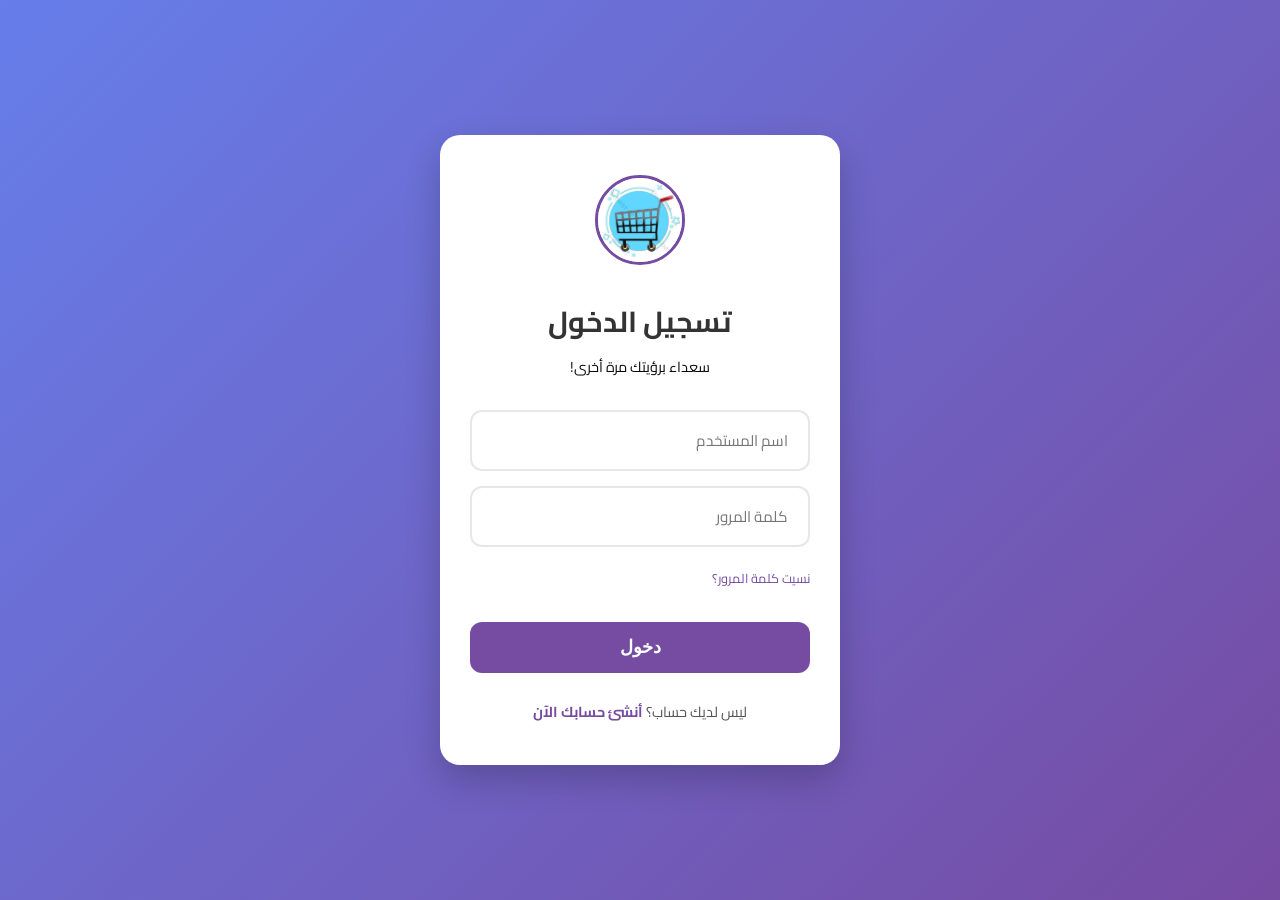
<file: login.html>
<!DOCTYPE html>
<html lang="ar" dir="rtl">
<head>
    <meta charset="UTF-8">
    <meta name="viewport" content="width=device-width, initial-scale=1.0">
    <title>تسجيل </title>
    <link rel="stylesheet" href="File.css/register and login.css"> <link href="https://fonts.googleapis.com/css2?family=Cairo:wght@400;700&display=swap" rel="stylesheet">
        <link rel="stylesheet" href="File.css/responsive.css">

       
</head>
<body>

<div class="register-card">
    <div class="logo-area">
        <img src="momen.ggg/M1.jpg" alt="Logo" onerror="this.src='https://via.placeholder.com/100'">
    </div>

    <h2>تسجيل الدخول</h2>
    <p class="subtitle">سعداء برؤيتك مرة أخرى!</p>

    <div class="form-group">
        <input id="login-user" type="text" placeholder="اسم المستخدم" required>
    </div>

    <div class="form-group">
        <input id="login-pass" type="password" placeholder="كلمة المرور" required>
    </div>

    <div style="text-align: right; margin-bottom: 20px;">
        <a href="#" style="font-size: 0.8rem; color: #764ba2; text-decoration: none;">نسيت كلمة المرور؟</a>
    </div>

    <button class="btn-register" onclick="login()">دخول</button>

    <div class="footer-link">
        ليس لديك حساب؟ <a href="register.html">أنشئ حسابك الآن</a>
    </div>
</div>

<script >
    function login() {
    // 1. جلب البيانات من المدخلات
    let userField = document.getElementById("login-user").value;
    let passField = document.getElementById("login-pass").value;

    // 2. جلب البيانات المسجلة مسبقاً من المتصفح
    let registeredUser = localStorage.getItem("user");
    let registeredPass = localStorage.getItem("pass");

    // 3. التحقق من صحة البيانات
    if (userField === "" || passField === "") {
        alert("برجاء إدخال اسم المستخدم وكلمة المرور");
        return;
    }

    if (userField === registeredUser && passField === registeredPass) {
        alert("تم تسجيل الدخول بنجاح! مرحباً بك 🎊");
        
        // حفظ حالة الدخول (عشان الموقع يفتكر إنه سجل دخول)
        localStorage.setItem("isLoggedIn", "true");

        // التوجيه لصفحة المنتجات أو الرئيسية
        window.location.href = "index.html"; 
    } else {
        alert("اسم المستخدم أو كلمة المرور غير صحيحة ❌");
    }
}
</script>
</body>
</html>
</file>
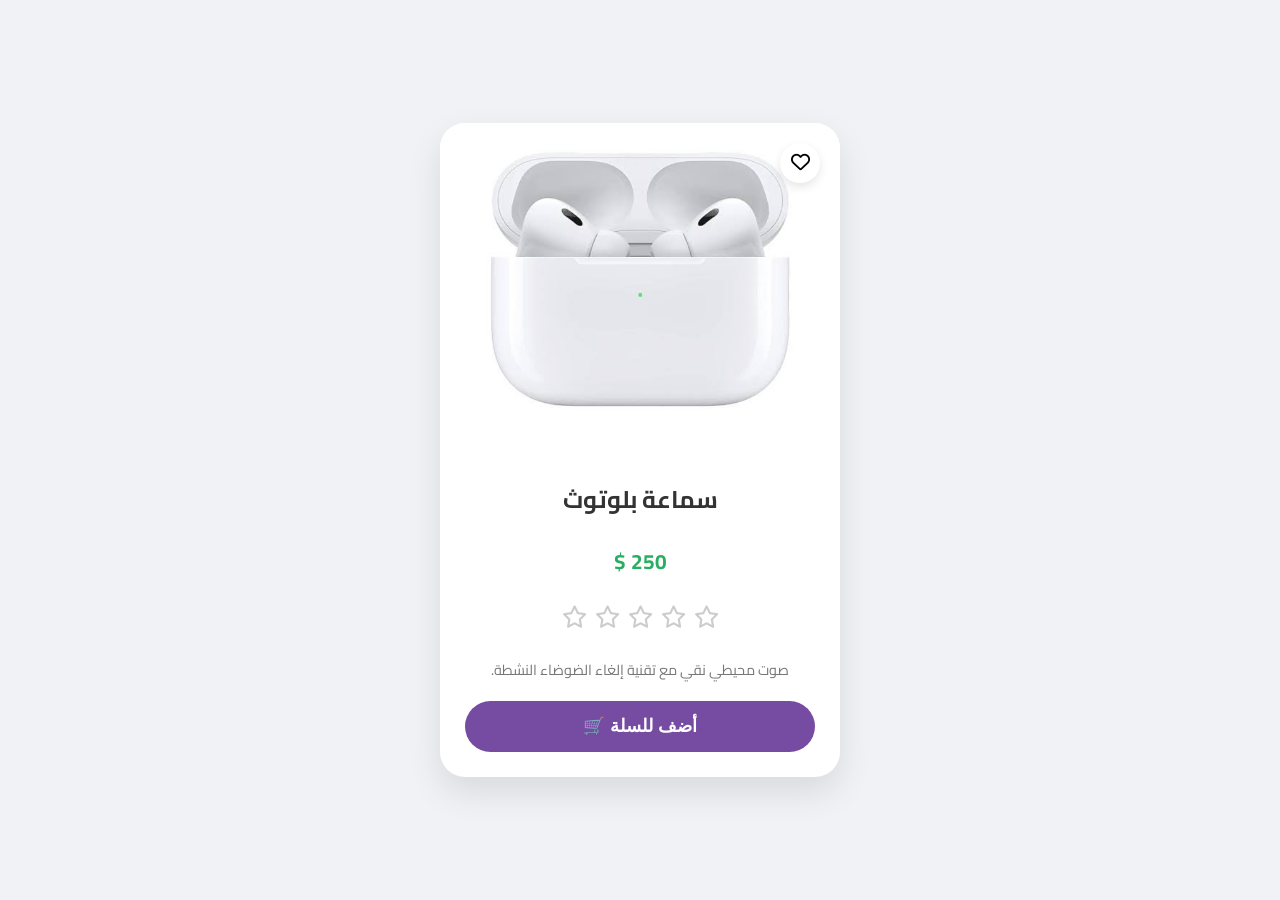
<file: product.html>
<!DOCTYPE html>
<html lang="ar" dir="rtl">
<head>
    <meta charset="UTF-8">
    <meta name="viewport" content="width=device-width, initial-scale=1.0">
    <title>تفاصيل المنتج</title>
    <link rel="stylesheet" href="https://cdnjs.cloudflare.com/ajax/libs/font-awesome/6.4.2/css/all.min.css">
    <link rel="stylesheet" href="File.css/data.css">
    <link rel="stylesheet" href="File.css/responsive.css">

    <link href="https://fonts.googleapis.com/css2?family=Cairo:wght@400;700&display=swap" rel="stylesheet">
</head>
<body>

<div class="product-card">
    <div class="fav-container">
        <button class="fav-btn" onclick="toggleFav(this)">
            <i class="fa-regular fa-heart"></i>
        </button>
    </div>

    <div class="product-image">
        <img src="momen.ggg/blo.jpg" alt="سماعة بلوتوث">
    </div>

    <div class="product-info">
        <h2 id="product-name">سماعة بلوتوث </h2>
        <p class="price" id="product-price">250 $</p>

        <div class="rating">
            <span class="star-wrapper" onclick="rate(this, 1)"><i class="fa-regular fa-star"></i></span>
            <span class="star-wrapper" onclick="rate(this, 2)"><i class="fa-regular fa-star"></i></span>
            <span class="star-wrapper" onclick="rate(this, 3)"><i class="fa-regular fa-star"></i></span>
            <span class="star-wrapper" onclick="rate(this, 4)"><i class="fa-regular fa-star"></i></span>
            <span class="star-wrapper" onclick="rate(this, 5)"><i class="fa-regular fa-star"></i></span>
        </div>

        <p class="description">صوت محيطي نقي مع تقنية إلغاء الضوضاء النشطة.</p>

        <button class="add-btn" onclick="addToCartDetails()">أضف للسلة 🛒</button>
    </div>
</div>

<div id="toast"></div>

<script>
   // 1. أول ما الصفحة تفتح (قراءة بيانات المنتج من الرابط)
window.onload = function() {
    const urlParams = new URLSearchParams(window.location.search);
    const name = urlParams.get('name');
    const price = urlParams.get('price');
    const img = urlParams.get('img');

    if (name && price && img) {
        document.getElementById("product-name").innerText = name;
        document.getElementById("product-price").innerText = price + " $";
        document.querySelector(".product-image img").src = img;
    }
};

// 2. دالة التقييم (النجوم) - دي تفضل زي ما هي
function rate(el, value) {
    let parent = el.parentElement;
    let stars = parent.querySelectorAll("i");
    stars.forEach((star, index) => {
        if (index < value) {
            star.classList.replace("fa-regular", "fa-solid");
            star.classList.add("active");
        } else {
            star.classList.replace("fa-solid", "fa-regular");
            star.classList.remove("active");
        }
    });
    showToast("شكراً لتقييمك! ⭐");
}

// 3. دالة التنبيه (Toast)
function showToast(msg) {
    let t = document.getElementById("toast");
    t.innerText = msg;
    t.style.opacity = "1";
    t.style.visibility = "visible";
    setTimeout(() => { 
        t.style.opacity = "0"; 
        t.style.visibility = "hidden";
    }, 2000);
}

// 4. دالة إضافة للسلة (تأكد إنها بتسحب البيانات الحالية)
function addToCartDetails() {
    let name = document.getElementById("product-name").innerText;
    let price = document.getElementById("product-price").innerText;
    
    // هنا ممكن تضيف كود الحفظ في localStorage
    showToast("تم إضافة " + name + " للسلة ✅");
}

// 5. دالة المفضلة
function toggleFav(btn) {
    btn.innerText = (btn.innerText === "🤍") ? "❤️" : "🤍";
    showToast(btn.innerText === "❤️" ? "تمت الإضافة للمفضلة" : "تم الحذف من المفضلة");
}
</script>

</body>
</html>
</file>
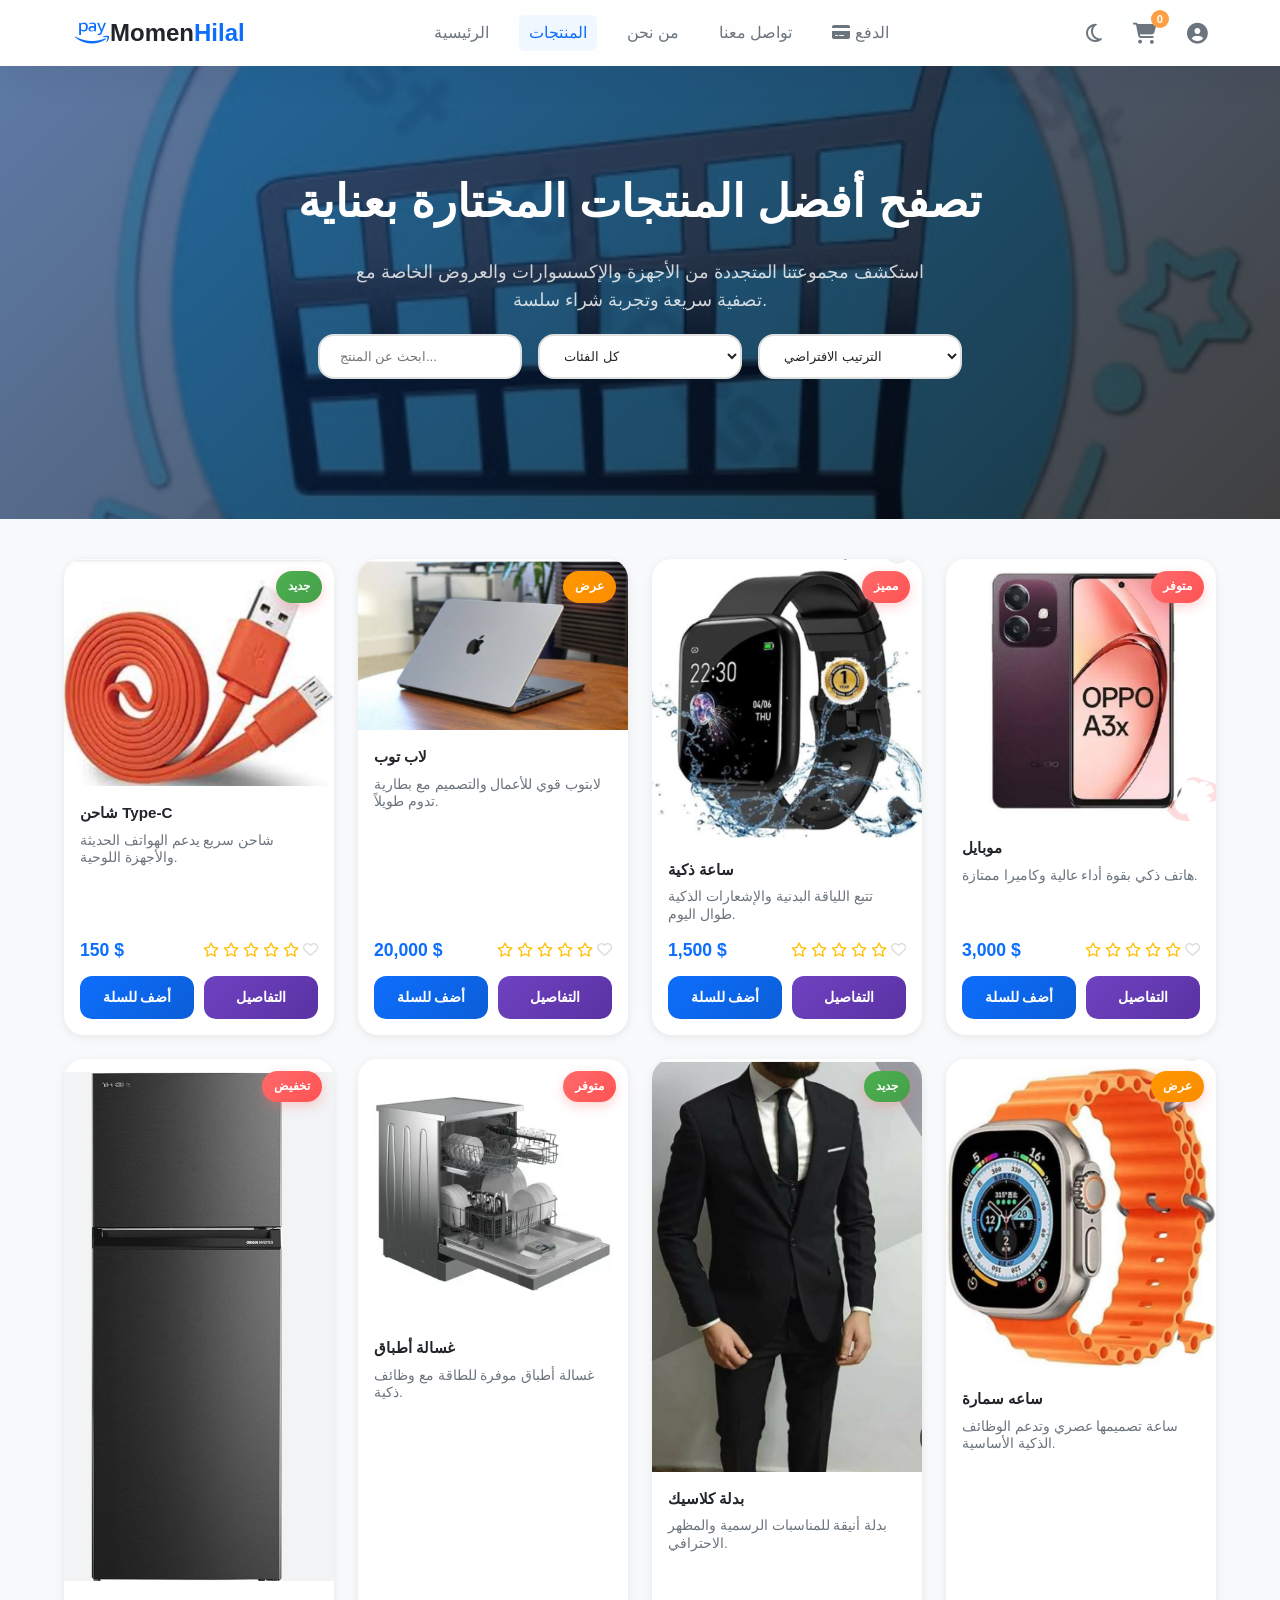
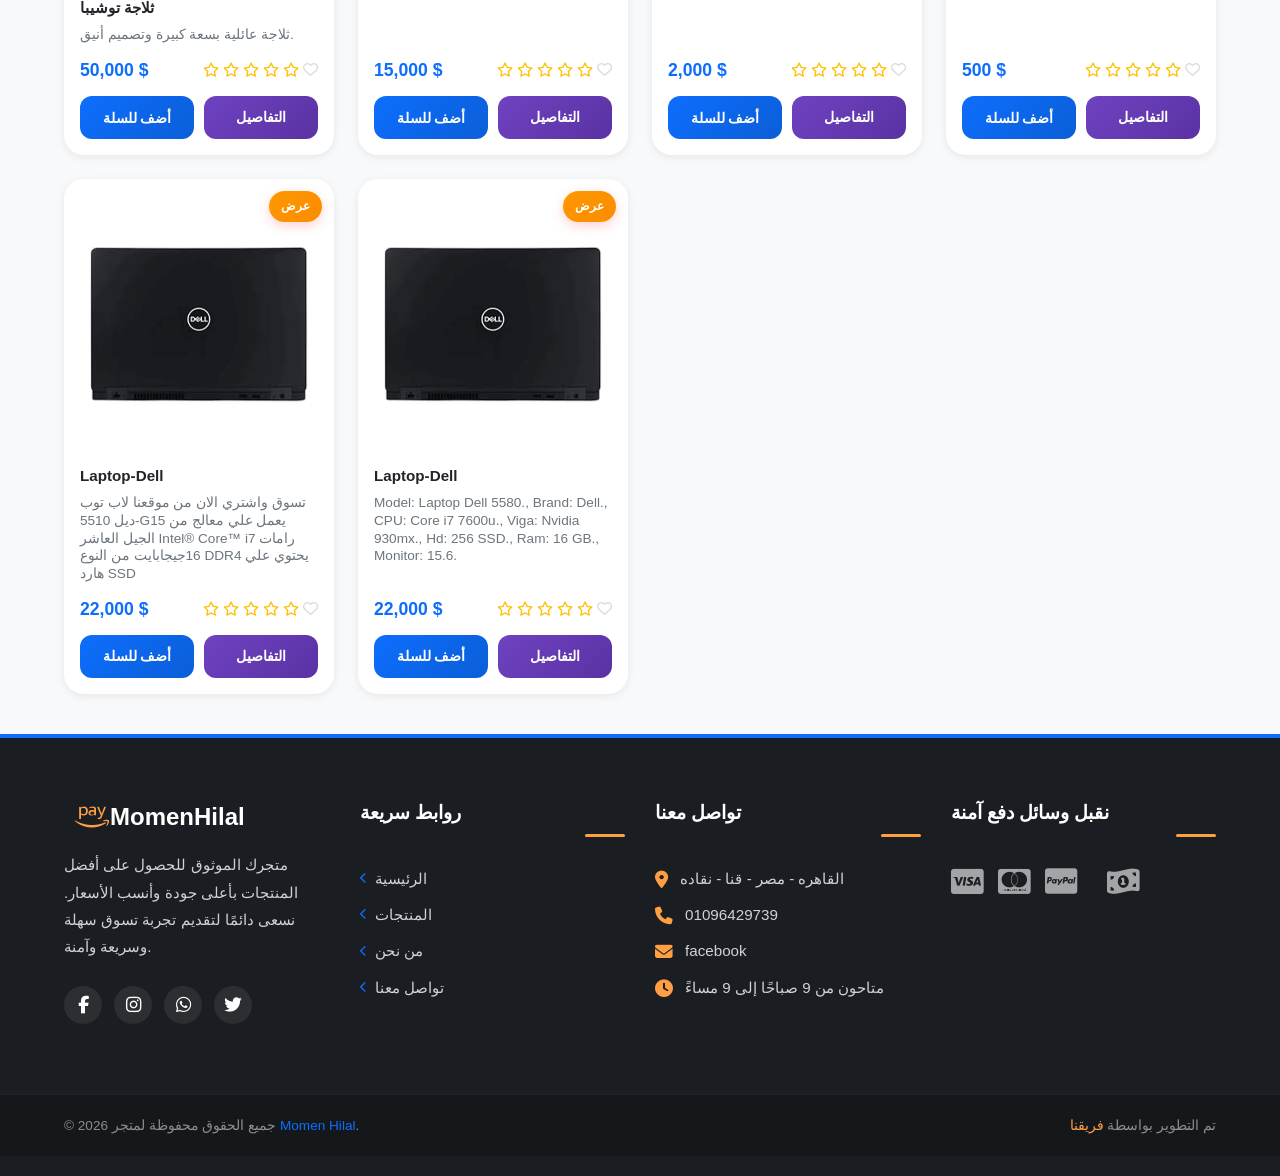
<file: products.html>
<!DOCTYPE html>
<html lang="ar" dir="ltr">
<head>
    <meta charset="UTF-8">
    <meta name="viewport" content="width=device-width, initial-scale=1.0">
    <title>المنتجات - متجر مومن هلال</title>
    <link rel="stylesheet" href="File.css/css.css">
    <link rel="stylesheet" href="File.css/product.css">
    <link rel="stylesheet" href="File.css/header.css">
    <link rel="stylesheet" href="File.css/footer.css">
    <link rel="stylesheet" href="https://cdnjs.cloudflare.com/ajax/libs/font-awesome/6.4.2/css/all.min.css">
    <link href="https://fonts.googleapis.com/css2?family=Cairo:wght@400;600;700&display=swap" rel="stylesheet">
    <link rel="stylesheet" href="File.css/responsive.css">  
</head>
<body>
<header class="main-header">
    <div class="header-container container">
        <div class="logo">
            <i class="fa-brands fa-amazon-pay"></i>
            <span class="Momen">Momen</span><span class="Hilal"> Hilal</span>
        </div>
        <nav class="navbar">
            <a href="index.html">الرئيسية</a>
            <a href="products.html" class="active">المنتجات</a>
            <a href="about.html">من نحن</a>
            <a href="contact.html">تواصل معنا</a>
            <a href="checkout.html" class="checkout-link"><i class="fa-solid fa-credit-card"></i> الدفع</a>
        </nav>
        <div class="header-tools">
            <button id="themeBtn" class="tool-btn" title="تغيير المظهر">
                <i class="far fa-moon"></i>
            </button>
            <div class="cart-wrapper">
                <button class="tool-btn cart-btn">
                    <i class="fa-solid fa-cart-shopping"></i>
                    <span id="cart-count">0</span>
                </button>
            </div>
            <div class="user-wrapper">
                <button class="tool-btn user-btn" id="userBtn"><i class="fa-solid fa-circle-user"></i></button>
                <div class="user-dropdown" id="userDropdown">
                    <a href="login.html">تسجيل الدخول</a>
                    <hr>
                    <a href="register.html">إنشاء حساب</a>
                    <hr>
                    <a href="login.html">تسجيل خروج</a>
                </div>
            </div>
        </div>
        <div class="menu-wrapper">
            <button class="tool-btn menu-btn" id="bars">
                <i class="fa-solid fa-bars"></i>
            </button>
            <div class="menu-dropdown" id="menuBars">
                <a href="index.html">الرئيسية</a>
                <hr>
                <a href="products.html" class="active">المنتجات</a>
                <hr>
                <a href="about.html">من نحن</a>
                <hr>
                <a href="contact.html">تواصل معنا</a>
                <hr>
                <a href="checkout.html" class="checkout-link"><i class="fa-solid fa-credit-card"></i> إكمال الطلب</a>
            </div>
        </div>
    </div>
</header>
<main>
    <section class="hero-section">
        <img class="hero-bg-img" src="momen.ggg/M1.jpg" alt="متجر مومن هلال">
        <div class="hero-content container">
            <h2 class="hero-title">تصفح أفضل المنتجات المختارة بعناية</h2>
            <p class="hero-subtitle">استكشف مجموعتنا المتجددة من الأجهزة والإكسسوارات والعروض الخاصة مع تصفية سريعة وتجربة شراء سلسة.</p>
            <div class="filter-bar">
                <input id="productSearch" class="filter-input" type="search" placeholder="ابحث عن المنتج...">
                <select id="productCategory" class="filter-select">
                    <option value="all">كل الفئات</option>
                    <option value="الكترونيات">الكترونيات</option>
                    <option value="منزل">منزل</option>
                    <option value="أزياء">أزياء</option>
                </select>
                <select id="productSort" class="filter-select">
                    <option value="default">الترتيب الافتراضي</option>
                    <option value="price-asc">سعر من الأقل للأعلى</option>
                    <option value="price-desc">سعر من الأعلى للأقل</option>
                </select>
            </div>
        </div>
    </section>

    <section class="page-section products-section">
        <div class="container">
            <div id="productGrid" class="product-grid"></div>
        </div>
    </section>
</main>
<footer class="main-footer">
    <div class="footer-container container">
        <div class="footer-box footer-about">
            <div class="footer-logo logo">
                <i class="fa-brands fa-amazon-pay"></i>
                <span class="Momen">Momen</span><span class="Hilal"> Hilal</span>
            </div>
            <p class="footer-desc">متجرك الموثوق للحصول على أفضل المنتجات بأعلى جودة وأنسب الأسعار. نسعى دائمًا لتقديم تجربة تسوق سهلة وسريعة وآمنة.</p>
            <div class="footer-socials">
                <a href="https://www.facebook.com/mwmn.hlal.844650" target="_blank" title="فيس بوك"><i class="fa-brands fa-facebook-f"></i></a>
                <a href="#" target="_blank" title="انستجرام"><i class="fa-brands fa-instagram"></i></a>
                <a href="https://wa.me/01096429739" target="_blank" title="واتساب"><i class="fa-brands fa-whatsapp"></i></a>
                <a href="#" target="_blank" title="تويتر (X)"><i class="fa-brands fa-twitter"></i></a>
            </div>
        </div>
        <div class="footer-box footer-links">
            <h3 class="footer-title">روابط سريعة</h3>
            <ul>
                <li><a href="index.html"><i class="fa-solid fa-chevron-left"></i> الرئيسية</a></li>
                <li><a href="products.html"><i class="fa-solid fa-chevron-left"></i> المنتجات</a></li>
                <li><a href="about.html"><i class="fa-solid fa-chevron-left"></i> من نحن</a></li>
                <li><a href="contact.html"><i class="fa-solid fa-chevron-left"></i> تواصل معنا</a></li>
            </ul>
        </div>
        <div class="footer-box footer-contact">
            <h3 class="footer-title">تواصل معنا</h3>
            <ul>
                <li><i class="fa-solid fa-location-dot"></i><span>القاهره - مصر - قنا - نقاده</span></li>
                <li><i class="fa-solid fa-phone"></i><a href="tel:01096429739">01096429739</a></li>
                <li><i class="fa-solid fa-envelope"></i><a href="https://www.facebook.com/mwmn.hlal.844650">facebook</a></li>
                <li><i class="fa-solid fa-clock"></i><span>متاحون من 9 صباحًا إلى 9 مساءً</span></li>
            </ul>
        </div>
        <div class="footer-box footer-payments">
            <h3 class="footer-title">نقبل وسائل دفع آمنة</h3>
            <div class="payment-icons">
                <i class="fa-brands fa-cc-visa" title="فيزا"></i>
                <i class="fa-brands fa-cc-mastercard" title="ماستركارد"></i>
                <i class="fa-brands fa-cc-paypal" title="بايبال"></i>
                <i class="fa-brands fa-fawkes" title="فوري (مثال)"></i>
                <i class="fa-solid fa-money-bill-1-wave" title="الدفع عند الاستلام"></i>
            </div>
        </div>
    </div>
    <div class="footer-bottom">
        <div class="container footer-bottom-content">
            <p>&copy; 2026 جميع الحقوق محفوظة لمتجر <span class="highlight">Momen Hilal</span>.</p>
            <p class="developer">تم التطوير بواسطة <a href="#" target="_blank">فريقنا</a></p>
        </div>
    </div>
</footer>


<script src="CART.JS"></script>
<script src="main.js"></script>
<script src="products.js"></script>
</body>
</html>
</file>
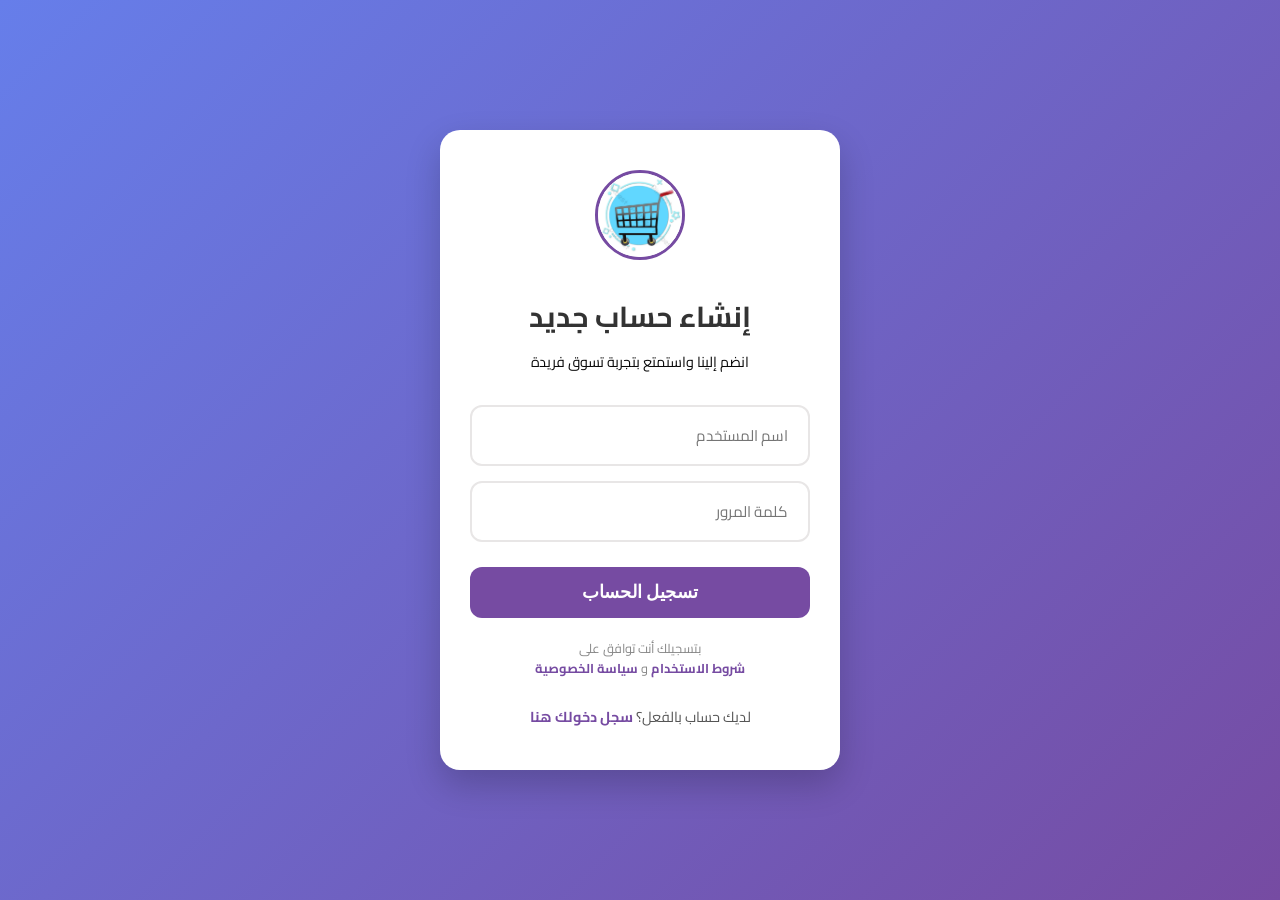
<file: register.html>
<!DOCTYPE html>
<html lang="ar" dir="rtl">
<head>
    <meta charset="UTF-8">
    <meta name="viewport" content="width=device-width, initial-scale=1.0">
    <title>إنشاء حساب جديد</title>
        <link rel="stylesheet" href="File.css/responsive.css">

    <link rel="stylesheet" href="File.css/register and login.css">
    <link href="https://fonts.googleapis.com/css2?family=Cairo:wght@400;700&display=swap" rel="stylesheet">
</head>
<body>

<div class="register-card">
    <div class="logo-area">
        <img src="momen.ggg/M1.jpg" alt="Logo" onerror="this.src='https://via.placeholder.com/100'">
    </div>

    <h2>إنشاء حساب جديد</h2>
    <p class="subtitle">انضم إلينا واستمتع بتجربة تسوق فريدة</p>

    <div class="form-group">
        <input id="username" type="text" placeholder="اسم المستخدم" required>
    </div>

    <div class="form-group">
        <input id="password" type="password" placeholder="كلمة المرور" required>
    </div>

    <button class="btn-register" onclick="register()">تسجيل الحساب</button>

    <div class="terms-area">
        <p>بتسجيلك أنت توافق على <br> 
            <a href="#">شروط الاستخدام</a> و <a href="#">سياسة الخصوصية</a>
        </p>
    </div>

    <div class="footer-link">
        لديك حساب بالفعل؟ <a href="login.html">سجل دخولك هنا</a>
    </div>
</div>

<script>
    function register() {
        let user = document.getElementById("username").value;
        let pass = document.getElementById("password").value;

        if(user === "" || pass === "") {
            alert("من فضلك ادخل البيانات كاملة");
            return;
        }

        localStorage.setItem("user", user);
        localStorage.setItem("pass", pass);

        alert("تم إنشاء الحساب بنجاح! 🎉");
        window.location.href = "login.html";
    }
</script>

</body>
</html>
</file>
<file: File.css/header.css>
/* --- تنسيق الهيدر (Header) --- */
.main-header {
    background: rgba(255, 255, 255, 0.84);
    backdrop-filter: blur(14px);
    box-shadow: 0 10px 34px rgba(20, 20, 55, 0.08);
    position: sticky;
    top: 0;
    z-index: 1200;
    padding: 14px 0;
}

.header-container {
    display: flex;
    justify-content: space-between;
    align-items: center;
    gap: 18px;
}

/* اللوجو */
.logo {
    display: flex;
    align-items: center;
    font-size: 1.5rem;
    font-weight: bold;
}

.logo i {
    color: var(--primary-color);
    margin-left: 10px;
    font-size: 1.8rem;
}

.Momen { color: var(--text-dark); }
.Hilal { color: var(--primary-color); }

/* المنيو */
.navbar {
    display: flex;
    gap: 20px;
}

.navbar a {
    font-weight: 500;
    color: var(--text-muted);
    padding: 5px 10px;
    border-radius: 5px;
}

.navbar a:hover, .navbar a.active {
    color: var(--primary-color);
    background-color: rgba(13, 110, 253, 0.05);
}

/* زر الاضاءه */
.header-tools {
    display: flex;
    align-items: center;
    gap: 15px;
}

.tool-btn {
    font-size: 1.3rem;
    color: var(--text-muted);
    padding: 8px;
    border-radius: 50%;
    transition: var(--transition);
    display: flex;
    align-items: center;
    justify-content: center;
}

.tool-btn:hover {
    background-color: rgba(0,0,0,0.05);
    color: var(--text-dark);
}

.themeBtn{
    background-color: #f31202;
}

/* تنسيق الـ Dropdowns (السلة والمستخدم) */
.cart-wrapper,
.user-wrapper,
.menu-wrapper {
    position: relative; 
}

.cart-dropdown,
.user-dropdown,
.menu-dropdown {
    position: absolute;
    top: calc(100% + 8px);
    right: 0;
    background-color: white;
    box-shadow: 0 8px 32px rgba(0, 0, 0, 0.12);
    border-radius: 18px;
    padding: 10px 0;
    min-width: 220px;
    visibility: hidden;
    opacity: 0;
    transform: translateY(-8px);
    transition: all 0.3s cubic-bezier(0.34, 1.56, 0.64, 1);
    z-index: 2000;
    pointer-events: none;
    max-height: 0;
    overflow: hidden;
}

.cart-dropdown.dropdown-open,
.user-dropdown.dropdown-open,
.menu-dropdown.dropdown-open {
    visibility: visible;
    opacity: 1;
    transform: translateY(0);
    pointer-events: auto;
    max-height: 600px;
    color: #161517;

}

.cart-dropdown p {
    color: var(--text-muted);
    text-align: center;
    font-size: 0.95rem;
    margin: 0;
}

.user-dropdown a,
.menu-dropdown a{
    display: block;
    padding: 12px 18px;
    text-align: right;
    width: 100%;
    color: #161517;
    border-radius: 12px;
    font-weight: 500;
    transition: background-color 0.2s ease, color 0.2s ease;
}

.user-dropdown a:hover,
.menu-dropdown a:hover {
    background-color: rgba(13, 110, 253, 0.08);
    color: var(--primary-color);
}

.user-dropdown a + hr,
.menu-dropdown a + hr {
    margin: 10px 0;
    border: 0;
    border-top: 1px solid rgba(0, 0, 0, 0.08);
}

.logout-btn {
    background-color: #dc3545;
    color: rgb(255, 255, 255) !important;
    margin-top: 10px;
}

.menu-btn {
    display: none;
    border-radius: 14px;
    width: 44px;
    height: 44px;
    align-items: center;
    justify-content: center;
    background-color: rgba(13, 110, 253, 0.08);
    transition: background-color 0.2s ease;
}

.menu-btn:hover {
    background-color: rgba(13, 110, 253, 0.16);
}

.menu-toggle {
    display: none;
    font-size: 1.5rem;
    color: var(--text-dark);
}

/* زر اللغه */
#lang-btn {
    cursor: pointer;
    padding: 5px 12px;
    border: 1px solid #f31202;
    background: transparent;
    color: #161517;
    border-radius: 4px;
    font-weight: bold;
    transition: 0.3s;
}

#lang-btn:hover {
    background: #8e4dce;
    color: #fff;
}

/* --- قاعدة موحدة لقائمة الموبايل (تأثير الزجاج) --- */
.menu-dropdown.mobile-glass {
    position: fixed;
    top: 70px;
    right: 0;
    left: auto;
    width: 100%;
    max-width: 100%;
    border-radius: 0;
    min-width: unset;
    padding: 15px 0;
    box-shadow: inset 0 8px 16px rgba(0, 0, 0, 0.05);
    z-index: 1999;
    background: rgba(255, 255, 255, 0.85);
    backdrop-filter: blur(20px);
    -webkit-backdrop-filter: blur(20px);
}

.menu-dropdown.mobile-glass a {
    padding: 14px 20px;
    display: flex;
    flex-direction: column;
    align-items: center;
    justify-content: center;
    border-bottom: 1px solid rgba(0, 0, 0, 0.05);
    color: var(--text-dark);
}

.menu-dropdown.mobile-glass a:last-child {
    border-bottom: none;
}

.menu-dropdown.mobile-glass a:hover {
    background-color: rgba(13, 110, 253, 0.12);
    color: var(--primary-color);
}

.menu-dropdown.mobile-glass.dropdown-open {
    max-height: calc(100vh - 70px);
    overflow-y: auto;
}

/* --- التجاوبية مع الشاشات المختلفة (Responsive) --- */

/* Tablet Landscape - 1024px and below */
@media (max-width: 1024px) {
    .header-container {
        gap: 12px;
    }

    .navbar {
        gap: 15px;
    }

    .navbar a {
        padding: 5px 8px;
        font-size: 0.95rem;
    }

    .header-tools {
        gap: 12px;
    }

    #lang-btn {
        padding: 4px 10px;
        font-size: 0.85rem;
    }
}

/* Tablet Portrait - 768px and below */
@media (max-width: 768px) {
    .main-header {
        padding: 12px 0;
    }
 
    .header-container {
        gap: 8px;
        padding: 0 15px;
    }

    .logo {
        font-size: 1.2rem;
    }

    .logo i {
        font-size: 1.4rem;
        margin-left: 6px;
    }

    .navbar {
        display: none;
    }

    .header-tools {
        gap: 8px;
    }

    .tool-btn {
        font-size: 1.1rem;
        padding: 6px;
        min-width: 40px;
        height: 40px;
        display: flex;
        align-items: center;
        justify-content: center;
    }

    .menu-btn {
        display: flex;
        min-width: 40px;
        height: 40px;
        width: auto;
    }

    #lang-btn {
        padding: 3px 8px;
        font-size: 0.75rem;
    }

    .cart-dropdown {
        top: calc(100% + 12px);
        right: -60px;
        min-width: 200px;
        max-width: 280px;
    }

    .user-dropdown {
        top: calc(100% + 12px);
        right: -80px;
        min-width: 180px;
    }

    /* تطبيق تأثير الزجاج على القائمة */
    .menu-dropdown {
        position: fixed;
        top: 70px;
        right: 0;
        left: auto;
        width: 100%;
        max-width: 100%;
        border-radius: 0;
        min-width: unset;
        padding: 15px 0;
        background: rgba(255, 255, 255, 0.9);
        backdrop-filter: blur(20px);
        -webkit-backdrop-filter: blur(20px);
        box-shadow: 0 8px 32px rgba(0, 0, 0, 0.1);
    }

    .menu-dropdown a {
        padding: 14px 20px;
        display: flex;
        flex-direction: column;
        align-items: center;
        justify-content: center;
        border-bottom: 1px solid rgba(0, 0, 0, 0.05);
    }

    .menu-dropdown a:last-child {
        border-bottom: none;
    }

    .menu-dropdown.dropdown-open {
        max-height: calc(100vh - 70px);
        overflow-y: auto;
    }
}

/* Mobile Large - 480px to 767px */
@media (max-width: 480px) {
    .main-header {
        padding: 10px 0;
    }

    .header-container {
        padding: 0 10px;
        gap: 6px;
    }

    .logo {
        font-size: 1rem;
        min-width: 80px;
    }

    .logo i {
        font-size: 1.2rem;
        margin-left: 4px;
    }

    .Momen,
    .Hilal {
        font-size: 0.95rem;
    }

    .header-tools {
        gap: 4px;
    }

    .tool-btn {
        font-size: 1rem;
        padding: 5px;
        min-width: 40px;
        min-height: 40px;
    }

    #lang-btn {
        padding: 2px 6px;
        font-size: 0.65rem;
        border-width: 1px;
    }

    .menu-btn {
        min-width: 40px;
        min-height: 40px;
    }

    .cart-dropdown {
        position: fixed;
        top: auto;
        bottom: auto;
        right: 10px;
        width: 200px;
        min-width: 180px;
    }

    .user-dropdown {
        position: fixed;
        top: 60px;
        right: 10px;
        width: 180px;
        min-width: 170px;
    }

    /* تحسين تأثير الزجاج للموبايل */
    .menu-dropdown {
        top: 60px;
        background: rgba(255, 255, 255, 0.92);
        backdrop-filter: blur(24px);
        -webkit-backdrop-filter: blur(24px);
    }

    .menu-dropdown.dropdown-open {
        max-height: calc(100vh - 60px);
    }

    .menu-dropdown a {
        padding: 12px 16px;
    }
}

/* Mobile Small - up to 379px */
@media (max-width: 379px) {
    .main-header {
        padding: 8px 0;
    }

    .header-container {
        padding: 0 8px;
        gap: 4px;
    }

    .logo {
        font-size: 0.9rem;
        min-width: 70px;
    }

    .logo i {
        font-size: 1rem;
        margin-left: 2px;
    }

    .tool-btn {
        font-size: 0.9rem;
        padding: 4px;
        min-width: 36px;
        min-height: 36px;
    }

    #lang-btn {
        padding: 2px 4px;
        font-size: 0.6rem;
    }

    .menu-dropdown {
        top: 50px;
        background: rgba(255, 255, 255, 0.95);
        backdrop-filter: blur(20px);
        color: #161517;
        -webkit-backdrop-filter: blur(20px);
    }

    .menu-dropdown.dropdown-open {
        max-height: calc(100vh - 50px);
    }

    .cart-dropdown,
    .user-dropdown {
        min-width: 140px;
        width: 90vw;
    }

    .cart-dropdown p {
        font-size: 0.8rem;
    }

    .user-dropdown a,
    .menu-dropdown a {
        padding: 6px 10px;
        font-size: 0.8rem;
    }
}
</file>
<file: File.css/footer.css>
/* --- تنسيق الفوتر (Footer) --- */
.main-footer {
    background-color: #1a1d21; /* لون خلفية غامق واحترافي */
    color: rgba(255, 255, 255, 0.8); /* لون نص أبيض باهت قليلاً */
    padding-top: 60px;
    margin-top: auto; /* ليدفع الفوتر للأسفل في حالة الصفحة الفارغة */
    border-top: 4px solid var(--primary-color); /* شريط علوي بلون المتجر */
}

.footer-container {
    display: grid;
    grid-template-columns: repeat(auto-fit, minmax(250px, 1fr)); /* تخطيط شبكي متجاوب */
    gap: 30px;
    padding-bottom: 40px;
}

.footer-box {
    display: flex;
    flex-direction: column;
    gap: 15px;
}

/* العمود الأول: اللوجو والوصف */
.footer-logo {
    justify-content: flex-start; /* لضبط اللوجو لليمين */
}
.footer-logo span.Momen, .footer-logo span.Hilal {
    color: white; /* جعل اللوجو أبيض في الفوتر */
}
.footer-logo i {
    color: var(--accent-color); /* الأيقونة بلون مختلف */
}

.footer-desc {
    font-size: 0.95rem;
    line-height: 1.8;
}

.footer-socials {
    display: flex;
    gap: 12px;
    margin-top: 10px;
}

.footer-socials a {
    display: flex;
    align-items: center;
    justify-content: center;
    width: 38px;
    height: 38px;
    border-radius: 50%;
    background-color: rgba(255, 255, 255, 0.08);
    color: white;
    font-size: 1.1rem;
    transition: var(--transition);
}

.footer-socials a:hover {
    background-color: var(--primary-color);
    transform: translateY(-3px) scale(1.05);
}

/* عناوين الأعمدة */
.footer-title {
    color: white;
    font-size: 1.2rem;
    font-weight: 600;
    margin-bottom: 15px;
    position: relative;
    padding-bottom: 8px;
}

.footer-title::after {
    content: '';
    position: absolute;
    bottom: 0;
    right: 0; /* لأن dir=rtl */
    width: 40px;
    height: 3px;
    background-color: var(--accent-color);
    border-radius: 2px;
}

/* القوائم (روابط ومعلومات) */
.footer-links ul, .footer-contact ul {
    list-style: none;
    display: flex;
    flex-direction: column;
    gap: 12px;
}

.footer-links a {
    font-size: 0.95rem;
    display: flex;
    align-items: center;
    gap: 8px;
}

.footer-links a i {
    font-size: 0.7rem;
    color: var(--primary-color);
    transition: var(--transition);
}

.footer-links a:hover {
    color: white;
    padding-right: 5px; /*dir=rtl لليسار*/
}

.footer-links a:hover i {
    color: var(--accent-color);
}

/* معلومات التواصل */
.footer-contact li {
    display: flex;
    align-items: flex-start;
    gap: 12px;
    font-size: 0.95rem;
}

.footer-contact li i {
    color: var(--accent-color);
    font-size: 1.1rem;
    margin-top: 4px; /* لضبط الأيقونة مع أول سطر */
}

.footer-contact li a:hover {
    color: var(--primary-color);
    text-decoration: underline;
}

/* وسائل الدفع */
.payment-icons {
    display: flex;
    flex-wrap: wrap;
    gap: 15px;
    font-size: 1.8rem;
    color: rgba(255, 255, 255, 0.6);
}

.payment-icons i:hover {
    color: white;
    transform: scale(1.1);
    transition: var(--transition);
}

/* شريط الحقوق السفلي */
.footer-bottom {
    background-color: #15181b;
    padding: 20px 0;
    border-top: 1px solid rgba(255, 255, 255, 0.05);
}

.footer-bottom-content {
    display: flex;
    justify-content: space-between;
    align-items: center;
    font-size: 0.85rem;
    color: rgba(255, 255, 255, 0.5);
}

.footer-bottom .highlight {
    color: var(--primary-color);
    font-weight: 500;
}

.developer a {
    color: var(--accent-color);
    font-weight: 500;
}

.developer a:hover {
    text-decoration: underline;
}

/* --- التجاوبية (Responsive) --- */

/* Tablet Landscape - 1024px and below */
@media (max-width: 1024px) {
    .main-footer {
        padding-top: 50px;
    }

    .footer-container {
        grid-template-columns: repeat(2, 1fr);
        gap: 25px;
    }

    .footer-title {
        font-size: 1.1rem;
    }

    .footer-desc {
        font-size: 0.9rem;
    }

    .footer-links a,
    .footer-contact li {
        font-size: 0.9rem;
    }

    .payment-icons {
        font-size: 1.6rem;
    }
}

/* Tablet Portrait - 768px and below */
@media (max-width: 768px) {
    .main-footer {
        padding-top: 40px;
        border-top: 3px solid var(--primary-color);
    }

    .footer-container {
        grid-template-columns: 1fr;
        text-align: center;
        gap: 30px;
        padding-bottom: 30px;
    }

    .footer-logo {
        justify-content: center;
    }

    .footer-title {
        font-size: 1.05rem;
        margin-bottom: 12px;
    }

    .footer-title::after {
        right: 50%;
        transform: translateX(50%);
        width: 35px;
    }

    .footer-socials {
        justify-content: center;
        gap: 10px;
    }

    .footer-socials a {
        width: 36px;
        height: 36px;
        font-size: 1rem;
    }

    .footer-links ul,
    .footer-contact ul {
        gap: 10px;
    }

    .footer-links a {
        justify-content: center;
        font-size: 0.9rem;
    }

    .footer-contact li {
        justify-content: center;
        font-size: 0.9rem;
        gap: 8px;
    }

    .payment-icons {
        justify-content: center;
        font-size: 1.5rem;
        gap: 12px;
    }

    .footer-bottom-content {
        flex-direction: column;
        gap: 10px;
        font-size: 0.8rem;
    }

    .footer-desc {
        font-size: 0.9rem;
        line-height: 1.6;
    }
}

/* Mobile Large - 480px to 767px */
@media (max-width: 480px) {
    .main-footer {
        padding-top: 30px;
        border-top: 2px solid var(--primary-color);
    }

    .footer-container {
        grid-template-columns: 1fr;
        gap: 25px;
        padding-bottom: 20px;
    }

    .footer-box {
        gap: 12px;
    }

    .footer-logo {
        gap: 10px;
    }

    .footer-logo i {
        font-size: 1.4rem;
    }

    .footer-desc {
        font-size: 0.85rem;
        line-height: 1.5;
    }

    .footer-title {
        font-size: 0.95rem;
        margin-bottom: 10px;
    }

    .footer-title::after {
        width: 30px;
        height: 2px;
    }

    .footer-socials {
        gap: 8px;
        margin-top: 8px;
    }

    .footer-socials a {
        width: 34px;
        height: 34px;
        font-size: 0.9rem;
    }

    .footer-links ul,
    .footer-contact ul {
        gap: 8px;
    }

    .footer-links a {
        font-size: 0.85rem;
        gap: 6px;
    }

    .footer-contact li {
        font-size: 0.85rem;
        gap: 6px;
    }

    .payment-icons {
        font-size: 1.3rem;
        gap: 10px;
    }

    .footer-bottom {
        padding: 15px 0;
    }

    .footer-bottom-content {
        font-size: 0.75rem;
        gap: 8px;
    }
}

/* Mobile Small - up to 379px */
@media (max-width: 379px) {
    .main-footer {
        padding-top: 25px;
    }

    .footer-container {
        gap: 20px;
        padding-bottom: 15px;
    }

    .footer-box {
        gap: 10px;
    }

    .footer-desc {
        font-size: 0.8rem;
    }

    .footer-title {
        font-size: 0.9rem;
        margin-bottom: 8px;
    }

    .footer-title::after {
        width: 25px;
        height: 2px;
    }

    .footer-socials a {
        width: 32px;
        height: 32px;
        font-size: 0.85rem;
    }

    .footer-links a,
    .footer-contact li {
        font-size: 0.8rem;
    }

    .payment-icons {
        font-size: 1.2rem;
    }
}
</file>
<file: File.css/main-design.css>
/* ===== ROOT VARIABLES ===== */
:root {
    --primary-color: #6366f1;
    --primary-dark: #4f46e5;
    --secondary-color: #ec4899;
    --success-color: #10b981;
    --warning-color: #f59e0b;
    --danger-color: #ef4444;
    --dark-bg: #0f172a;
    --dark-card: #1e293b;
    --light-bg: #f8fafc;
    --light-card: #ffffff;
    --text-primary: #1e293b;
    --text-secondary: #64748b;
    --border-color: #e2e8f0;
    --shadow-light: 0 1px 3px rgba(0, 0, 0, 0.1);
    --shadow-medium: 0 4px 6px rgba(0, 0, 0, 0.1);
    --shadow-heavy: 0 10px 25px rgba(0, 0, 0, 0.15);
    --transition: all 0.3s cubic-bezier(0.25, 0.46, 0.45, 0.94);
    --gradient-primary: linear-gradient(135deg, #6366f1 0%, #ec4899 100%);
    --gradient-dark: linear-gradient(135deg, #1e293b 0%, #0f172a 100%);
}

/* ===== GLOBAL STYLES ===== */
* {
    margin: 0;
    padding: 0;
    box-sizing: border-box;
}

html {
    scroll-behavior: smooth;
}

body {
    font-family: -apple-system, BlinkMacSystemFont, 'Segoe UI', Roboto, 'Helvetica Neue', Arial, sans-serif;
    background-color: var(--light-bg);
    color: var(--text-primary);
    line-height: 1.6;
    font-size: 16px;
}

a {
    text-decoration: none;
    color: inherit;
}

button {
    border: none;
    background: none;
    cursor: pointer;
    font-family: inherit;
}

img {
    display: block;
    max-width: 100%;
    height: auto;
}

.container {
    max-width: 1200px;
    margin: 0 auto;
    padding: 0 1.5rem;
}

/* ===== HERO SECTION ===== */
.home-hero {
    position: relative;
    height: 600px;
    background: var(--gradient-primary);
    overflow: hidden;
    display: flex;
    align-items: center;
    justify-content: center;
    margin-bottom: 3rem;
}

.hero-overlay {
    position: absolute;
    inset: 0;
    background: rgba(0, 0, 0, 0.4);
    z-index: 1;
}

.hero-bg-img {
    position: absolute;
    inset: 0;
    width: 100%;
    height: 100%;
    object-fit: cover;
    opacity: 0.3;
    z-index: 0;
}

.hero-content {
    position: relative;
    z-index: 2;
    text-align: center;
    color: white;
    animation: slideUpHero 0.8s ease-out;
}

@keyframes slideUpHero {
    from {
        opacity: 0;
        transform: translateY(30px);
    }
    to {
        opacity: 1;
        transform: translateY(0);
    }
}

.hero-text-block {
    max-width: 600px;
}

.hero-title {
    font-size: 3.5rem;
    font-weight: 800;
    margin-bottom: 1rem;
    text-shadow: 0 2px 10px rgba(0, 0, 0, 0.3);
}

.hero-title .Momen-Hilal {
    background: linear-gradient(135deg, #fbbf24 0%, #f59e0b 100%);
    -webkit-background-clip: text;
    -webkit-text-fill-color: transparent;
    background-clip: text;
}

.hero-subtitle {
    font-size: 1.3rem;
    margin-bottom: 2rem;
    color: rgba(255, 255, 255, 0.95);
    text-shadow: 0 1px 5px rgba(0, 0, 0, 0.2);
}

.hero-cta-group {
    display: flex;
    gap: 1.5rem;
    justify-content: center;
    flex-wrap: wrap;
}

/* ===== SEARCH & OFFER SECTION ===== */
.search-offer-section {
    background: linear-gradient(135deg, rgba(99, 102, 241, 0.05) 0%, rgba(236, 72, 153, 0.05) 100%);
    padding: 3rem 0;
    margin-bottom: 3rem;
}

.search-container {
    margin-bottom: 2rem;
}

.search-box {
    display: flex;
    align-items: center;
    background: white;
    border-radius: 60px;
    border: 2px solid var(--border-color);
    padding: 0.9rem 1.8rem;
    transition: var(--transition);
    box-shadow: 0 4px 15px rgba(0, 0, 0, 0.08);
    max-width: 600px;
    margin: 0 auto;
}

.search-box:focus-within {
    border-color: var(--primary-color);
    box-shadow: 0 8px 30px rgba(99, 102, 241, 0.25);
    transform: translateY(-3px);
}

.search-box i {
    color: var(--primary-color);
    font-size: 1.2rem;
    margin-right: 1.2rem;
    font-weight: 600;
}

.search-box input {
    flex: 1;
    border: none;
    outline: none;
    font-size: 1rem;
    color: var(--text-primary);
    font-weight: 500;
}

.search-box input::placeholder {
    color: var(--text-secondary);
    font-weight: 500;
}

.search-box button {
    background: linear-gradient(135deg, var(--primary-color), var(--secondary-color));
    color: white;
    border: none;
    border-radius: 50px;
    padding: 0.6rem 1.2rem;
    cursor: pointer;
    transition: var(--transition);
    font-size: 0.95rem;
    font-weight: 700;
    margin-left: 1rem;
    box-shadow: 0 4px 12px rgba(99, 102, 241, 0.3);
}

.search-box button:hover {
    background: linear-gradient(135deg, var(--primary-dark), #d946ef);
    transform: scale(1.05);
    box-shadow: 0 6px 20px rgba(99, 102, 241, 0.4);
}

.promo-banner {
    background: linear-gradient(135deg, var(--warning-color), var(--danger-color));
    border-radius: 20px;
    padding: 1.8rem 2rem;
    box-shadow: 0 8px 24px rgba(239, 68, 68, 0.25);
    animation: pulse 2s ease-in-out infinite;
    max-width: 600px;
    margin: 0 auto;
    border: 2px solid rgba(255, 255, 255, 0.2);
}

@keyframes pulse {
    0%, 100% {
        transform: scale(1);
    }
    50% {
        transform: scale(1.02);
    }
}

.promo-content {
    color: white;
    display: flex;
    align-items: center;
    justify-content: center;
    gap: 1.2rem;
    text-align: center;
    font-weight: 700;
    font-size: 1.15rem;
}

.promo-content i {
    font-size: 1.5rem;
    animation: bounce 0.6s ease infinite;
}

@keyframes bounce {
    0%, 100% { 
        transform: translateY(0); 
    }
    50% { 
        transform: translateY(-10px); 
    }
}

/* ===== FEATURED PRODUCTS SECTION ===== */
.featured-section {
    padding: 4rem 0;
    margin-bottom: 3rem;
    background: white;
}

.section-header {
    display: flex;
    justify-content: space-between;
    align-items: center;
    margin-bottom: 2.5rem;
    padding-bottom: 2rem;
    border-bottom: 3px solid var(--border-color);
    flex-wrap: wrap;
    gap: 1.5rem;
}

.header-content {
    flex: 1;
    min-width: 250px;
}

.section-title {
    font-size: 2.2rem;
    font-weight: 800;
    color: var(--text-primary);
    margin-bottom: 0.6rem;
    display: flex;
    align-items: center;
    gap: 0.85rem;
    flex-wrap: nowrap;
}

.section-title i {
    color: var(--warning-color);
    font-size: 2.4rem;
    animation: bounce 0.6s ease infinite;
    flex-shrink: 0;
}

.section-subtitle {
    color: var(--text-secondary);
    font-size: 1.05rem;
    font-weight: 500;
    margin: 0;
}

.view-all-link {
    display: inline-flex;
    align-items: center;
    gap: 0.6rem;
    color: var(--primary-color);
    text-decoration: none;
    font-weight: 700;
    transition: var(--transition);
    padding: 0.85rem 1.8rem;
    border-radius: 50px;
    border: 2px solid var(--primary-color);
    background: transparent;
    font-size: 1rem;
}

.view-all-link:hover {
    background: var(--primary-color);
    color: white;
    transform: translateX(-8px);
    box-shadow: 0 6px 20px rgba(99, 102, 241, 0.3);
}

/* ===== PRODUCT CARD STYLES (موحدة) ===== */
.product-grid-home {
    display: grid;
    grid-template-columns: repeat(auto-fill, minmax(280px, 1fr));
    gap: 2rem;
    margin-bottom: 3rem;
    padding: 1rem 0;
    width: 100%;
}

.product-card,
.product.product-home {
    background: white;
    border-radius: 20px;
    overflow: hidden;
    box-shadow: 0 10px 25px rgba(0, 0, 0, 0.08);
    transition: all 0.4s cubic-bezier(0.25, 0.46, 0.45, 0.94);
    border: 1px solid var(--border-color);
    cursor: pointer;
    display: flex;
    flex-direction: column;
    height: 100%;
    position: relative;
}

.product-card:hover,
.product.product-home:hover {
    transform: translateY(-12px);
    box-shadow: 0 20px 35px rgba(99, 102, 241, 0.15);
    border-color: var(--primary-color);
}

/* صورة المنتج */
.product-image-wrapper {
    position: relative;
    width: 100%;
    padding-bottom: 100%;
    overflow: hidden;
    background: linear-gradient(135deg, rgba(99, 102, 241, 0.05) 0%, rgba(236, 72, 153, 0.05) 100%);
}

.product-image,
.product.product-home img {
    position: absolute;
    inset: 0;
    width: 100%;
    height: 100%;
    object-fit: cover;
    transition: transform 0.5s cubic-bezier(0.34, 1.56, 0.64, 1);
}

.product-card:hover .product-image,
.product.product-home:hover img {
    transform: scale(1.1);
}

/* الـ Overlay */
.product-overlay {
    position: absolute;
    inset: 0;
    background: linear-gradient(135deg, rgba(99, 102, 241, 0.92) 0%, rgba(236, 72, 153, 0.92) 100%);
    display: flex;
    align-items: flex-end;
    justify-content: center;
    padding: 1.5rem;
    opacity: 0;
    transition: all 0.3s ease;
    z-index: 2;
}

.product-card:hover .product-overlay {
    opacity: 1;
}

.add-to-cart-btn {
    background: white;
    color: var(--primary-color);
    border: none;
    padding: 0.9rem 1.8rem;
    border-radius: 50px;
    cursor: pointer;
    font-weight: 700;
    display: flex;
    align-items: center;
    justify-content: center;
    gap: 0.6rem;
    transition: all 0.3s ease;
    width: 100%;
    font-size: 0.95rem;
    box-shadow: 0 4px 15px rgba(0, 0, 0, 0.15);
}

.add-to-cart-btn:hover {
    background: #f0f4ff;
    transform: scale(1.05);
    box-shadow: 0 6px 20px rgba(0, 0, 0, 0.2);
}

/* الشارات */
.discount-badge,
.badge {
    position: absolute;
    top: 12px;
    right: 12px;
    background: linear-gradient(135deg, var(--danger-color), var(--warning-color));
    color: white;
    padding: 0.5rem 0.9rem;
    border-radius: 12px;
    font-weight: 800;
    font-size: 0.85rem;
    z-index: 3;
    box-shadow: 0 4px 12px rgba(239, 68, 68, 0.3);
}

.badge.new {
    background: linear-gradient(135deg, var(--success-color), #06b6d4);
}

/* محتوى المنتج */
.product-info,
.product-content {
    padding: 1.2rem;
    flex: 1;
    display: flex;
    flex-direction: column;
    background: white;
    width: 100%;
}

.product-name,
.product-title {
    font-size: 1rem;
    font-weight: 700;
    margin-bottom: 0.6rem;
    color: var(--text-primary);
    line-height: 1.4;
    display: -webkit-box;
    -webkit-line-clamp: 2;
    -webkit-box-orient: vertical;
    overflow: hidden;
    text-align: right;
}

.product-desc {
    font-size: 0.85rem;
    color: var(--text-secondary);
    margin-bottom: 1rem;
    flex: 1;
    line-height: 1.5;
}

/* التقييم */
.product-rating {
    display: flex;
    align-items: center;
    gap: 0.6rem;
    margin: 0.6rem 0;
    flex-wrap: wrap;
}

.stars {
    display: flex;
    gap: 0.15rem;
    color: var(--warning-color);
    font-size: 0.9rem;
    align-items: center;
}

.rating-count {
    color: var(--text-secondary);
    font-size: 0.8rem;
    font-weight: 500;
}

/* السعر */
.product-price {
    display: flex;
    gap: 0.8rem;
    align-items: center;
    margin-top: auto;
    padding-top: 0.8rem;
    border-top: 1px solid var(--border-color);
    flex-wrap: wrap;
}

.current-price,
.price {
    font-size: 1.25rem;
    font-weight: 800;
    background: linear-gradient(135deg, var(--primary-color), var(--secondary-color));
    -webkit-background-clip: text;
    -webkit-text-fill-color: transparent;
    background-clip: text;
}

.original-price {
    font-size: 0.95rem;
    color: var(--text-secondary);
    text-decoration: line-through;
    font-weight: 600;
}

/* أزرار المنتج */
.product-buttons {
    display: flex;
    gap: 0.75rem;
    margin-top: 0.5rem;
}

.product-buttons button,
.product-buttons a {
    flex: 1;
    padding: 0.85rem;
    border-radius: 12px;
    font-weight: 600;
    text-align: center;
    transition: all 0.3s ease;
    cursor: pointer;
    font-size: 0.85rem;
}

.product-buttons button.m {
    background: linear-gradient(135deg, var(--primary-color), var(--secondary-color));
    color: white;
    box-shadow: 0 4px 12px rgba(99, 102, 241, 0.3);
}

.product-buttons button.m:hover {
    transform: scale(1.05);
    box-shadow: 0 6px 20px rgba(99, 102, 241, 0.4);
}

.product-buttons a.pr {
    background: white;
    color: var(--primary-color);
    border: 2px solid var(--primary-color);
}

.product-buttons a.pr:hover {
    background: var(--primary-color);
    color: white;
}

/* ===== FEATURES SECTION ===== */
.features-section {
    background: var(--dark-bg);
    color: white;
    padding: 4rem 0;
    margin-bottom: 3rem;
    border-radius: 20px;
}

.features-grid {
    display: grid;
    grid-template-columns: repeat(auto-fit, minmax(250px, 1fr));
    gap: 2rem;
}

.feature-card {
    background: var(--dark-card);
    padding: 2rem;
    border-radius: 15px;
    text-align: center;
    transition: var(--transition);
    border: 1px solid rgba(99, 102, 241, 0.2);
}

.feature-card:hover {
    transform: translateY(-10px);
    border-color: var(--primary-color);
    box-shadow: 0 10px 30px rgba(99, 102, 241, 0.2);
}

.feature-icon {
    width: 60px;
    height: 60px;
    background: linear-gradient(135deg, var(--primary-color), var(--secondary-color));
    border-radius: 50%;
    display: flex;
    align-items: center;
    justify-content: center;
    margin: 0 auto 1rem;
    font-size: 1.5rem;
    transition: var(--transition);
}

.feature-card:hover .feature-icon {
    transform: scale(1.1) rotate(10deg);
}

.feature-card h3 {
    font-size: 1.3rem;
    margin-bottom: 0.5rem;
    font-weight: 600;
}

.feature-card p {
    color: rgba(255, 255, 255, 0.7);
    font-size: 0.95rem;
}

/* ===== CTA SECTION ===== */
.cta-section {
    background: linear-gradient(135deg, var(--primary-color), var(--secondary-color));
    padding: 3rem 0;
    margin-bottom: 3rem;
    border-radius: 20px;
    text-align: center;
    color: white;
}

.cta-content h2 {
    font-size: 2.5rem;
    margin-bottom: 0.75rem;
    font-weight: 700;
}

.cta-content p {
    font-size: 1.1rem;
    margin-bottom: 2rem;
    opacity: 0.95;
}

.cta-buttons {
    display: flex;
    gap: 1.5rem;
    justify-content: center;
    flex-wrap: wrap;
}

.cta-btn {
    display: inline-flex;
    align-items: center;
    gap: 0.75rem;
    padding: 1rem 2rem;
    border-radius: 50px;
    text-decoration: none;
    font-weight: 600;
    transition: var(--transition);
    border: 2px solid transparent;
    cursor: pointer;
    font-size: 1rem;
}

.cta-btn.primary {
    background: white;
    color: var(--primary-color);
    border-color: white;
}

.cta-btn.primary:hover {
    transform: translateY(-3px);
    box-shadow: 0 10px 25px rgba(0, 0, 0, 0.2);
    background: #f0f4ff;
}

.cta-btn.secondary {
    background: rgba(255, 255, 255, 0.2);
    color: white;
    border-color: white;
}

.cta-btn.secondary:hover {
    background: rgba(255, 255, 255, 0.3);
    transform: translateY(-3px);
    box-shadow: 0 10px 25px rgba(0, 0, 0, 0.2);
}

/* ===== ANIMATIONS ===== */
@keyframes slideUp {
    from {
        opacity: 0;
        transform: translateY(20px);
    }
    to {
        opacity: 1;
        transform: translateY(0);
    }
}

/* ===== RESPONSIVE DESIGN ===== */

/* Tablet Landscape */
@media (max-width: 1024px) {
    .home-hero {
        height: 500px;
    }
    
    .hero-title {
        font-size: 2.8rem;
    }
    
    .product-grid-home {
        grid-template-columns: repeat(auto-fill, minmax(240px, 1fr));
        gap: 1.5rem;
    }
    
    .section-title {
        font-size: 2rem;
    }
}

/* Tablet Portrait */
@media (max-width: 768px) {
    .home-hero {
        height: 400px;
        margin-bottom: 2rem;
    }
    
    .hero-title {
        font-size: 1.8rem;
    }
    
    .hero-subtitle {
        font-size: 0.95rem;
    }
    
    .section-header {
        flex-direction: column;
        text-align: center;
    }
    
    .section-title {
        font-size: 1.6rem;
        justify-content: center;
    }
    
    .product-grid-home {
        grid-template-columns: repeat(auto-fill, minmax(200px, 1fr));
        gap: 1rem;
    }
    
    .features-grid {
        grid-template-columns: 1fr;
        gap: 1rem;
    }
    
    .cta-content h2 {
        font-size: 1.8rem;
    }
}

/* Mobile Large */
@media (max-width: 480px) {
    .container {
        padding: 0 1rem;
    }
    
    .home-hero {
        height: 350px;
    }
    
    .hero-title {
        font-size: 1.3rem;
    }
    
    .hero-subtitle {
        font-size: 0.8rem;
    }
    
    .hero-cta-group {
        gap: 0.8rem;
    }
    
    .cta-btn {
        padding: 0.7rem 1.2rem;
        font-size: 0.8rem;
    }
    
    .search-box {
        flex-direction: column;
        border-radius: 16px;
        padding: 1rem;
    }
    
    .search-box i {
        display: none;
    }
    
    .search-box input {
        width: 100%;
        margin-bottom: 0.5rem;
    }
    
    .search-box button {
        width: 100%;
        margin: 0;
    }
    
    .promo-banner {
        padding: 1rem;
    }
    
    .promo-content {
        font-size: 0.85rem;
        flex-direction: column;
    }
    
    .section-title {
        font-size: 1.2rem;
    }
    
    .section-title i {
        font-size: 1.5rem;
    }
    
    .product-grid-home {
        grid-template-columns: 1fr;
        gap: 1rem;
    }
    
    .product-card {
        border-radius: 16px;
    }
    
    .product-info {
        padding: 1rem;
    }
    
    .current-price {
        font-size: 1rem;
    }
    
    .cta-section {
        padding: 2rem 0;
    }
    
    .cta-content h2 {
        font-size: 1.2rem;
    }
    
    .cta-buttons {
        flex-direction: column;
        gap: 0.8rem;
    }
    
    .cta-btn {
        width: 100%;
        justify-content: center;
    }
    
    .feature-card {
        padding: 1.2rem;
    }
    
    .feature-icon {
        width: 45px;
        height: 45px;
        font-size: 1.2rem;
    }
}

/* Mobile Small */
@media (max-width: 379px) {
    .home-hero {
        height: 280px;
    }
    
    .hero-title {
        font-size: 1.1rem;
    }
    
    .hero-subtitle {
        font-size: 0.75rem;
    }
    
    .cta-btn {
        padding: 0.6rem 1rem;
        font-size: 0.75rem;
    }
    
    .section-title {
        font-size: 1rem;
    }
    
    .product-name {
        font-size: 0.85rem;
    }
    
    .current-price {
        font-size: 0.9rem;
    }
}
</file>
<file: File.css/responsive.css>
/* responsive.css */
@media (max-width: 1200px) {
    .container {
        max-width: 960px;
    }
}

@media (max-width: 992px) {
    .container {
        max-width: 720px;
    }
    
    .navbar {
        display: none; /* إخفاء القائمة العادية */
    }
    
    .menu-wrapper {
        display: block !important; /* إظهار قائمة الهامبرغر */
    }
}

@media (max-width: 768px) {
    .container {
        max-width: 540px;
        padding: 0 15px;
    }
    
    .product-grid {
        grid-template-columns: repeat(1, 1fr);
        gap: 15px;
    }
    
    .hero-title {
        font-size: 28px;
    }
    
    .footer-container {
        grid-template-columns: 1fr;
        gap: 30px;
    }
}

@media (max-width: 576px) {
    .product-grid {
        grid-template-columns: 1fr;
    }
    
    .header-container {
        flex-wrap: wrap;
        gap: 10px;
    }
    
    .filter-bar {
        flex-direction: column;
    }
}

/* responsive.css - نسخة محسنة */
* {
    box-sizing: border-box;
}

/* شاشات كبيرة (لابتوب) */
@media (max-width: 1200px) {
    .container {
        max-width: 960px;
    }
    
    .product-grid {
        grid-template-columns: repeat(3, 1fr);
    }
}

/* شاشات متوسطة (تابلت) */
@media (max-width: 992px) {
    .container {
        max-width: 720px;
    }
    
    /* إخفاء القائمة العادية */
    .navbar {
        display: none !important;
    }
    
    /* إظهار زر الهامبرغر */
    .menu-wrapper {
        display: block !important;
    }
    
    .product-grid {
        grid-template-columns: repeat(1, 1fr);
        gap: 20px;
    }
    
    .hero-title {
        font-size: 2rem;
    }
}

/* شاشات صغيرة (تابلت صغير) */
@media (max-width: 768px) {
    .container {
        max-width: 540px;
        padding: 0 15px;
    }
    
    .header-container {
        gap: 10px;
    }
    
    .logo {
        font-size: 1.2rem;
    }
    
    .logo i {
        font-size: 1.4rem;
    }
    
    .hero-title {
        font-size: 1.8rem;
    }
    
    .hero-subtitle {
        font-size: 0.9rem;
    }
    
    .product-grid {
        grid-template-columns: repeat(1, 1fr);
        gap: 15px;
    }
    
    .footer-container {
        grid-template-columns: 1fr;
        text-align: center;
        gap: 30px;
    }
    
    .footer-socials {
        justify-content: center;
    }
    
    .filter-bar {
        flex-direction: column;
    }
    
    .filter-input, .filter-select {
        width: 100%;
        margin-bottom: 10px;
    }
}

/* شاشات صغيرة جداً (موبايل) */
@media (max-width: 576px) {
    .product-grid {
        grid-template-columns: 1fr;
    }
    
    .hero-title {
        font-size: 1.5rem;
    }
    
    .hero-section {
        min-height: 300px;
    }
    
    .hero-bg-img {
        height: 100%;
        object-fit: cover;
    }
    
    .product .product-buttons {
        flex-direction: column;
        gap: 10px;
    }
    
    .product .product-buttons button,
    .product .product-buttons a {
        width: 90%;
        text-align: center;
    }
    
    .tool-btn {
        padding: 6px;
        font-size: 1rem;
    }
    
    #cart-count {
        font-size: 10px;
        padding: 2px 5px;
        top: -5px;
        right: -5px;
    }
}

/* شاشات صغيرة جداً (موبايل صغير) */
@media (max-width: 380px) {
    .hero-title {
        font-size: 1.2rem;
    }
    
    .logo {
        font-size: 1rem;
    }
    
    .tool-btn {
        padding: 4px;
        font-size: 0.9rem;
    }
    
    .product img {
        height: 180px;
    }
}
</file>
<file: File.css/css.css>
/* --- المتغيرات العامة (Global Variables) --- */
:root {
    --primary-color: #0d6efd;
    --accent-color: #ff9f43;
    --bg-light: #f8f9fa;
    --text-dark: #212529;
    --text-muted: #6c757d;
    --header-bg: #ffffff;
    --shadow-sm: 0 2px 4px rgba(0,0,0,0.05);
    --shadow-md: 0 4px 6px rgba(0,0,0,0.1);
    --transition: all 0.3s ease;
}

/* --- الدارك مود --- */
body.dark-theme {
    --bg-light: #121212;
    --text-dark: #f8f9fa;
    --header-bg: #1e1e1e;
    --text-muted: #a0a0a0;
}

/* --- إعادة تعيين الأنماط (Reset) --- */
* {
    box-sizing: border-box;
    margin: 0;
    padding: 0;
}

body {
    font-family: 'Segoe UI', Tahoma, Geneva, Verdana, sans-serif;
    background-color: var(--bg-light);
    color: var(--text-dark);
    line-height: 1.6;
    transition: var(--transition);
}

a {
    text-decoration: none;
    color: inherit;
    transition: var(--transition);
}
.momen-main{
    width: 400px;
    height: 400px;
    border-radius: 50%;
}

button {
    border: none;
    background: none;
    cursor: pointer;
    font-family: inherit;
}

/* --- الحاوية الرئيسية --- */
.container {
    width: 90%;
    max-width: 1200px;
    margin: 0 auto;
}

/* ======================================== */
/*               تنسيق الهيدر               */
/* ======================================== */
.main-header {
    background: rgba(255, 255, 255, 0.95);
    backdrop-filter: blur(14px);
    box-shadow: 0 10px 34px rgba(20, 20, 55, 0.08);
    position: sticky;
    top: 0;
    z-index: 1200;
    padding: 14px 0;
}

.header-container {
    display: flex;
    justify-content: space-between;
    align-items: center;
    gap: 18px;
}

/* اللوجو */
.logo {
    display: flex;
    align-items: center;
    font-size: 1.5rem;
    font-weight: bold;
}

.logo i {
    color: var(--primary-color);
    margin-left: 10px;
    font-size: 1.8rem;
}

.Momen { color: var(--text-dark); }
.Hilal { color: var(--primary-color); }

/* القائمة الرئيسية */
.navbar {
    display: flex;
    gap: 20px;
}

.navbar a {
    font-weight: 500;
    color: var(--text-muted);
    padding: 5px 10px;
    border-radius: 5px;
}

.navbar a:hover,
.navbar a.active {
    color: var(--primary-color);
    background-color: rgba(13, 110, 253, 0.05);
}

/* أدوات الهيدر */
.header-tools {
    display: flex;
    align-items: center;
    gap: 15px;
}

.tool-btn {
    font-size: 1.3rem;
    color: var(--text-muted);
    padding: 8px;
    border-radius: 50%;
    transition: var(--transition);
    display: flex;
    align-items: center;
    justify-content: center;
}

.tool-btn:hover {
    background-color: rgba(0, 0, 0, 0.05);
    color: var(--text-dark);
}

/* عداد السلة */
.cart-btn {
    position: relative;
}

#cart-count {
    position: absolute;
    top: -5px;
    right: -5px;
    background-color: var(--accent-color);
    color: white;
    font-size: 0.7rem;
    font-weight: bold;
    width: 18px;
    height: 18px;
    border-radius: 50%;
    display: flex;
    align-items: center;
    justify-content: center;
}

/* زر اللغة */
#lang-btn {
    cursor: pointer;
    padding: 5px 12px;
    border: 1px solid var(--primary-color);
    background: transparent;
    color: var(--text-dark);
    border-radius: 4px;
    font-weight: bold;
    transition: 0.3s;
}

#lang-btn:hover {
    background: var(--primary-color);
    color: #fff;
}

/* ======================================== */
/*              Dropdown القوائم             */
/* ======================================== */
.cart-wrapper,
.user-wrapper,
.menu-wrapper {
    position: relative;
}

.cart-dropdown,
.user-dropdown,
.menu-dropdown {
    position: absolute;
    top: calc(100% + 8px);
    right: 0;
    background-color: white;
    box-shadow: 0 8px 32px rgba(0, 0, 0, 0.12);
    border-radius: 18px;
    padding: 10px 0;
    min-width: 220px;
    visibility: hidden;
    opacity: 0;
    transform: translateY(-8px);
    transition: all 0.3s cubic-bezier(0.34, 1.56, 0.64, 1);
    z-index: 2000;
    pointer-events: none;
    max-height: 0;
    overflow: hidden;
}

.cart-dropdown.dropdown-open,
.user-dropdown.dropdown-open,
.menu-dropdown.dropdown-open {
    visibility: visible;
    opacity: 1;
    transform: translateY(0);
    pointer-events: auto;
    max-height: 600px;
}

.cart-dropdown p {
    color: var(--text-muted);
    text-align: center;
    font-size: 0.95rem;
    margin: 0;
    padding: 20px;
}

.user-dropdown a,
.menu-dropdown a {
    display: block;
    padding: 12px 18px;
    text-align: right;
    width: 100%;
    color: var(--text-dark);
    border-radius: 12px;
    font-weight: 500;
    transition: background-color 0.2s ease, color 0.2s ease;
}

.user-dropdown a:hover,
.menu-dropdown a:hover {
    background-color: rgba(13, 110, 253, 0.08);
    color: var(--primary-color);
}

.user-dropdown hr,
.menu-dropdown hr {
    margin: 10px 0;
    border: 0;
    border-top: 1px solid rgba(0, 0, 0, 0.08);
}

.logout-btn {
    background-color: #dc3545;
    color: white !important;
    margin-top: 10px;
}

.menu-btn {
    display: none;
    border-radius: 14px;
    width: 44px;
    height: 44px;
    align-items: center;
    justify-content: center;
    background-color: rgba(13, 110, 253, 0.08);
}

.menu-btn:hover {
    background-color: rgba(13, 110, 253, 0.16);
}

/* ======================================== */
/*              قسم Hero (الترحيب)          */
/* ======================================== */
.hero-section {
    position: relative;
    padding: 100px 0;
    overflow: hidden;
    text-align: center;
}

.hero-bg-img {
    position: absolute;
    top: 0;
    left: 0;
    width: 100%;
    height: 100%;
    object-fit: cover;
    z-index: -2;
    filter: brightness(0.5);
}

.hero-section::after {
    content: '';
    position: absolute;
    top: 0;
    left: 0;
    width: 100%;
    height: 100%;
    background: linear-gradient(135deg, rgba(13, 110, 253, 0.3) 0%, rgba(0, 0, 0, 0.5) 100%);
    z-index: -1;
}

.hero-content {
    display: flex;
    flex-direction: column;
    align-items: center;
    gap: 20px;
    color: white;
}

.hero-title {
    font-size: 2.8rem;
    font-weight: 800;
}

.Store-highlight {
    color: var(--accent-color);
    font-style: italic;
}

.hero-subtitle {
    font-size: 1.1rem;
    color: rgba(255, 255, 255, 0.8);
    max-width: 600px;
}

/* شريط البحث في Hero */
.hero-search-box {
    display: flex;
    background-color: rgba(255, 255, 255, 0.9);
    padding: 5px;
    border-radius: 50px;
    width: 90%;
    max-width: 500px;
    margin-top: 30px;
    box-shadow: var(--shadow-md);
}

.search-input {
    flex: 1;
    padding: 10px 20px;
    border: none;
    background: transparent;
    font-size: 1rem;
    outline: none;
    color: var(--text-dark);
}

.search-submit-btn {
    background-color: var(--primary-color);
    color: white;
    padding: 10px 25px;
    border-radius: 30px;
    font-weight: 500;
    display: flex;
    align-items: center;
    gap: 5px;
}

.search-submit-btn:hover {
    background-color: #0b5ed7;
}

/* زر CTA */
.cta-btn {
    background-color: var(--accent-color);
    color: white;
    padding: 12px 30px;
    border-radius: 30px;
    font-weight: 600;
    display: inline-flex;
    align-items: center;
    gap: 10px;
    box-shadow: var(--shadow-md);
    transition: var(--transition);
}

.cta-btn:hover {
    background-color: #e68a00;
    transform: translateY(-2px);
}

/* ======================================== */
/*              قسم المنتجات                */
/* ======================================== */
.page-section {
    padding: 60px 0;
}

.section-title {
    font-size: 2rem;
    margin-bottom: 30px;
    text-align: center;
}

.product-grid {
    display: grid;
    grid-template-columns: repeat(auto-fill, minmax(280px, 1fr));
    gap: 24px;
}

/* ======================================== */
/*               شريط الفلتر                */
/* ======================================== */
.filter-bar {
    display: flex;
    gap: 16px;
    margin-bottom: 40px;
    flex-wrap: wrap;
    justify-content: center;
}

.filter-input,
.filter-select {
    flex: 1;
    min-width: 200px;
    padding: 12px 20px;
    border-radius: 16px;
    border: 2px solid rgba(33, 37, 41, 0.14);
    background: #fff;
    color: var(--text-dark);
    font-weight: 500;
    font-family: inherit;
    transition: var(--transition);
}

.filter-input:focus,
.filter-select:focus {
    outline: none;
    border-color: var(--primary-color);
    box-shadow: 0 0 0 4px rgba(13, 110, 253, 0.1);
    transform: translateY(-2px);
}

.filter-select {
    cursor: pointer;
}

/* ======================================== */
/*                 Toast                    */
/* ======================================== */
.toast {
    position: fixed;
    bottom: 24px;
    right: 24px;
    background: rgba(33, 37, 41, 0.95);
    color: #fff;
    padding: 14px 20px;
    border-radius: 18px;
    box-shadow: 0 18px 40px rgba(0, 0, 0, 0.16);
    opacity: 0;
    visibility: hidden;
    transition: opacity 0.2s ease, visibility 0.2s ease;
    z-index: 2200;
}

.toast.show {
    opacity: 1;
    visibility: visible;
}

/* ======================================== */
/*                 Footer                   */
/* ======================================== */
.main-footer {
    background-color: #1a1d21; /* لون خلفية غامق واحترافي */
    padding: 40px 0 20px;
    margin-top: 60px;
    border-top: 1px solid rgba(0, 0, 0, 0.08);
}

.footer-container {
    display: grid;
    grid-template-columns: repeat(auto-fit, minmax(250px, 1fr));
    gap: 30px;
}

.footer-section h4 {
    margin-bottom: 15px;
    font-size: 1.2rem;
}

.footer-section p {
    color: var(--text-muted);
    margin-bottom: 8px;
}

.footer-socials {
    display: flex;
    gap: 15px;
    margin-top: 15px;
}

.footer-socials a {
    font-size: 1.3rem;
    color: var(--text-muted);
    transition: var(--transition);
}

.footer-socials a:hover {
    color: var(--primary-color);
    transform: translateY(-2px);
}

.footer-bottom {
    text-align: center;
    padding-top: 30px;
    margin-top: 30px;
    border-top: 1px solid rgba(0, 0, 0, 0.08);
    color: var(--text-muted);
    font-size: 0.85rem;
}

/* ======================================== */
/*              التجاوبية (Responsive)       */
/* ======================================== */

/* شاشات كبيرة (لابتوب) */
@media (max-width: 1024px) {
    .header-container {
        gap: 12px;
    }

    .navbar {
        gap: 15px;
    }
}

/* شاشات متوسطة (تابلت) */
@media (max-width: 768px) {
    .navbar {
        display: none;
    }

    .menu-wrapper {
        display: block;
    }

    .menu-btn {
        display: flex;
    }

    .hero-title {
        font-size: 2rem;
    }

    .hero-section {
        padding: 60px 0;
    }

    .section-title {
        font-size: 1.6rem;
    }

    .filter-bar {
        flex-direction: column;
    }

    .filter-input,
    .filter-select {
        width: 100%;
    }

    .footer-container {
        grid-template-columns: 1fr;
        text-align: center;
    }

    .footer-socials {
        justify-content: center;
    }

    /* قائمة الموبايل بتأثير الزجاج */
    .menu-dropdown {
        position: fixed;
        top: 70px;
        right: 0;
        width: 100%;
        max-width: 100%;
        border-radius: 0;
        min-width: unset;
        padding: 15px 0;
        background: rgba(255, 255, 255, 0.95);
        backdrop-filter: blur(20px);
        box-shadow: 0 8px 32px rgba(0, 0, 0, 0.1);
    }

    .menu-dropdown a {
        padding: 14px 20px;
        text-align: center;
        border-bottom: 1px solid rgba(0, 0, 0, 0.05);
    }

    .menu-dropdown a:last-child {
        border-bottom: none;
    }

    .menu-dropdown.dropdown-open {
        max-height: calc(100vh - 70px);
        overflow-y: auto;
    }
    .momen-main{
    width: 400px;
    height: 400px;
    border-radius: 50%;
}
}

/* شاشات صغيرة (موبايل) */
@media (max-width: 480px) {
    .main-header {
        padding: 10px 0;
    }

    .logo {
        font-size: 1rem;
    }

    .logo i {
        font-size: 1.2rem;
    }

    .hero-title {
        font-size: 1.5rem;
    }

    .hero-subtitle {
        font-size: 0.9rem;
    }

    .hero-search-box {
        width: 100%;
        flex-direction: column;
        background: transparent;
        gap: 10px;
    }

    .search-input {
        background: white;
        border-radius: 30px;
    }

    .search-submit-btn {
        justify-content: center;
    }

    .product-grid {
        grid-template-columns: 1fr;
        gap: 16px;
    }

    .menu-dropdown {
        top: 60px;
        background: rgba(255, 255, 255, 0.98);
        backdrop-filter: blur(20px);
    }

    .menu-dropdown.dropdown-open {
        max-height: calc(100vh - 60px);
    }
    .momen-main{
    width: 200px;
    height: 200px;
    border-radius: 50%;
}
}

/* شاشات صغيرة جداً */
@media (max-width: 379px) {
    .header-container {
        gap: 6px;
    }

    .tool-btn {
        font-size: 1rem;
        padding: 5px;
    }

    #lang-btn {
        padding: 2px 6px;
        font-size: 0.7rem;
    }

    .menu-dropdown {
        top: 50px;
    }

    .menu-dropdown.dropdown-open {
        max-height: calc(100vh - 50px);
    }
.momen-main{
    width: 200px;
    height: 200px;
    border-radius: 50%;
}
}

/* ======================================== */
/*              الرسوم المتحركة             */
/* ======================================== */
@keyframes fadeIn {
    from {
        opacity: 0;
        transform: translateY(20px);
    }
    to {
        opacity: 1;
        transform: translateY(0);
    }
}

.product-grid {
    animation: fadeIn 0.6s ease;
}
</file>
<file: File.css/contact.css>
/* ===== ROOT VARIABLES ===== */
:root {
    --primary-color: #6366f1;
    --primary-dark: #4f46e5;
    --accent-color: #ff9f43;
    --secondary-color: #ec4899;
    --success-color: #10b981;
    --warning-color: #f59e0b;
    --danger-color: #ef4444;
    --dark-bg: #0f172a;
    --dark-card: #1e293b;
    --light-bg: #f8fafc;
    --light-card: #ffffff;
    --text-primary: #1e293b;
    --text-secondary: #64748b;
    --border-color: #e2e8f0;
    --shadow-light: 0 1px 3px rgba(0, 0, 0, 0.1);
    --shadow-medium: 0 4px 6px rgba(0, 0, 0, 0.1);
    --shadow-heavy: 0 10px 25px rgba(0, 0, 0, 0.15);
    --transition: all 0.3s cubic-bezier(0.25, 0.46, 0.45, 0.94);
    --gradient-primary: linear-gradient(135deg, #6366f1 0%, #ec4899 100%);
    --gradient-dark: linear-gradient(135deg, #1e293b 0%, #0f172a 100%);
}

/* وضع الدارك مود */
body.dark-theme {
    --light-bg: #121212;
    --text-primary: #f8f9fa;
    --light-card: #1e1e1e;
    --text-secondary: #a0a0a0;
    --border-color: #333;
}

* {
    margin: 0;
    padding: 0;
    box-sizing: border-box;
}

html {
    scroll-behavior: smooth;
}

body {
    font-family: 'Segoe UI', Tahoma, Geneva, Verdana, sans-serif;
    background-color: var(--light-bg);
    color: var(--text-primary);
    line-height: 1.6;
    transition: var(--transition);
}

a {
    text-decoration: none;
    transition: var(--transition);
}

button {
    border: none;
    cursor: pointer;
    font-family: inherit;
}

img {
    max-width: 100%;
    height: auto;
    display: block;
}

.container {
    width: 90%;
    max-width: 1200px;
    margin: 0 auto;
    padding: 0 15px;
}

/* ======================================== */
/*               تنسيق الهيدر               */
/* ======================================== */
.main-header {
    background: rgba(255, 255, 255, 0.95);
    backdrop-filter: blur(14px);
    box-shadow: 0 10px 34px rgba(20, 20, 55, 0.08);
    position: sticky;
    top: 0;
    z-index: 1200;
    padding: 14px 0;
}

body.dark-theme .main-header {
    background: rgba(30, 30, 30, 0.95);
}

.header-container {
    display: flex;
    justify-content: space-between;
    align-items: center;
    gap: 20px;
}

/* اللوجو */
.logo {
    display: flex;
    align-items: center;
    font-size: 1.5rem;
    font-weight: bold;
}

.logo i {
    color: var(--primary-color);
    margin-left: 10px;
    font-size: 1.8rem;
}

.Momen { color: var(--text-primary); }
.Hilal { color: var(--primary-color); }

/* المنيو */
.navbar {
    display: flex;
    gap: 25px;
}

.navbar a {
    font-weight: 500;
    color: var(--text-secondary);
    padding: 8px 12px;
    border-radius: 8px;
    transition: var(--transition);
}

.navbar a:hover, 
.navbar a.active {
    color: var(--primary-color);
    background-color: rgba(99, 102, 241, 0.1);
}

/* أدوات الهيدر */
.header-tools {
    display: flex;
    align-items: center;
    gap: 15px;
}

.tool-btn {
    font-size: 1.3rem;
    color: var(--text-secondary);
    padding: 8px;
    border-radius: 50%;
    transition: var(--transition);
    display: flex;
    align-items: center;
    justify-content: center;
    cursor: pointer;
    background: transparent;
}

.tool-btn:hover {
    background-color: rgba(99, 102, 241, 0.1);
    color: var(--primary-color);
}

/* عداد السلة */
.cart-btn {
    position: relative;
}

#cart-count {
    position: absolute;
    top: -5px;
    right: -8px;
    background-color: var(--accent-color);
    color: white;
    font-size: 0.7rem;
    font-weight: bold;
    width: 18px;
    height: 18px;
    border-radius: 50%;
    display: flex;
    align-items: center;
    justify-content: center;
}

/* زر اللغة */
#lang-btn {
    cursor: pointer;
    padding: 6px 14px;
    border: 2px solid var(--primary-color);
    background: transparent;
    color: var(--primary-color);
    border-radius: 8px;
    font-weight: bold;
    transition: var(--transition);
}

#lang-btn:hover {
    background: var(--primary-color);
    color: #fff;
}

/* ======================================== */
/*              Dropdown القوائم            */
/* ======================================== */
.cart-wrapper,
.user-wrapper,
.menu-wrapper {
    position: relative;
}

.cart-dropdown,
.user-dropdown,
.menu-dropdown {
    position: absolute;
    top: calc(100% + 8px);
    right: 0;
    background-color: var(--light-card);
    box-shadow: var(--shadow-heavy);
    border-radius: 16px;
    padding: 8px 0;
    min-width: 220px;
    visibility: hidden;
    opacity: 0;
    transform: translateY(-8px);
    transition: all 0.3s ease;
    z-index: 2000;
    pointer-events: none;
    border: 1px solid var(--border-color);
}

.cart-dropdown.dropdown-open,
.user-dropdown.dropdown-open,
.menu-dropdown.dropdown-open {
    visibility: visible;
    opacity: 1;
    transform: translateY(0);
    pointer-events: auto;
}

.user-dropdown a,
.menu-dropdown a {
    display: block;
    padding: 12px 20px;
    text-align: right;
    width: 100%;
    color: var(--text-primary);
    font-weight: 500;
    transition: all 0.2s ease;
}

.user-dropdown a:hover,
.menu-dropdown a:hover {
    color: var(--primary-color);
    background-color: rgba(99, 102, 241, 0.1);
}

.user-dropdown hr,
.menu-dropdown hr {
    margin: 8px 0;
    border: 0;
    border-top: 1px solid var(--border-color);
}

.logout-btn {
    color: var(--danger-color) !important;
}

.menu-btn {
    display: none;
    border-radius: 12px;
    width: 44px;
    height: 44px;
    align-items: center;
    justify-content: center;
    background-color: rgba(99, 102, 241, 0.1);
}

/* ======================================== */
/*              قسم Hero                    */
/* ======================================== */
.hero-section {
    position: relative;
    padding: 120px 0;
    overflow: hidden;
    text-align: center;
    background: var(--gradient-primary);
    margin-bottom: 60px;
}

.hero-content {
    position: relative;
    z-index: 100;
    padding: 100px 0;
    overflow: hidden;
    color: rgb(240, 238, 236); /* النص الافتراضي أبيض فوق الصورة */
    text-align: center;
}
.hero-content-img{
    position: absolute;
    top: 0;
    left: 0;
    width: 100%;
    height: 100%;
    object-fit: cover; /* لتغطية المساحة */
    z-index: -2;
    filter: brightness(0.5);
}

.hero-content::after{
       content: '';
    position: absolute;
    top: 0; left: 0; width: 100%; height: 100%;
    background: linear-gradient(135deg, rgba(13, 110, 253, 0.3) 0%, rgba(0,0,0,0.5) 100%);
    z-index: -1;
}
.hero-title {
    font-size: 3.5rem;
    font-weight: 800;
    margin-bottom: 20px;
    /* color: var(--text-primary); */
}

.hero-title span {
    background: linear-gradient(135deg, #fbbf24, #f59e0b);
    -webkit-background-clip: text;
    -webkit-text-fill-color: transparent;
    background-clip: text;
}

.hero-subtitle {
    font-size: 1.2rem;
    /* color: var(--text-primary); */
    max-width: 600px;
    margin: 0 auto 30px;
}

/* زر CTA */
.cta-btn {
    display: inline-flex;
    align-items: center;
    gap: 10px;
    padding: 14px 32px;
    border-radius: 50px;
    background-color: white;
    color: var(--primary-color);
    font-weight: 700;
    font-size: 1rem;
    transition: var(--transition);
}

.cta-btn:hover {
    transform: translateY(-3px);
    box-shadow: 0 10px 25px rgba(0, 0, 0, 0.2);
}

/* ======================================== */
/*           قسم المنتجات                   */
/* ======================================== */
.page-section {
    padding: 60px 0;
}

.section-header {
    text-align: center;
    margin-bottom: 40px;
}

.section-title {
    font-size: 2.2rem;
    font-weight: 800;
    margin-bottom: 10px;
    color: var(--text-primary);
}

.section-title i {
    color: var(--warning-color);
    margin-left: 10px;
}

.section-subtitle {
    color: var(--text-secondary);
    font-size: 1rem;
}

/* شريط الفلتر */
.filter-bar {
    display: flex;
    gap: 16px;
    margin-bottom: 40px;
    flex-wrap: wrap;
    justify-content: center;
}

.filter-input,
.filter-select {
    flex: 1;
    min-width: 200px;
    max-width: 250px;
    padding: 12px 20px;
    border-radius: 12px;
    border: 2px solid var(--border-color);
    background: var(--light-card);
    color: var(--text-primary);
    font-weight: 500;
    transition: var(--transition);
}

.filter-input:focus,
.filter-select:focus {
    outline: none;
    border-color: var(--primary-color);
    box-shadow: 0 0 0 3px rgba(99, 102, 241, 0.1);
}

.filter-select {
    cursor: pointer;
}

/* شبكة المنتجات */
.product-grid {
    display: grid;
    grid-template-columns: repeat(auto-fill, minmax(280px, 1fr));
    gap: 30px;
}

/* بطاقة المنتج */
.product-card {
    background: var(--light-card);
    border-radius: 20px;
    overflow: hidden;
    box-shadow: var(--shadow-medium);
    transition: var(--transition);
    border: 1px solid var(--border-color);
}

.product-card:hover {
    transform: translateY(-8px);
    box-shadow: var(--shadow-heavy);
    border-color: var(--primary-color);
}

.product-image {
    position: relative;
    width: 100%;
    height: 250px;
    overflow: hidden;
    background: linear-gradient(135deg, rgba(99, 102, 241, 0.1), rgba(236, 72, 153, 0.1));
}

.product-image img {
    width: 100%;
    height: 100%;
    object-fit: cover;
    transition: transform 0.4s ease;
}

.product-card:hover .product-image img {
    transform: scale(1.1);
}

.product-badge {
    position: absolute;
    top: 12px;
    right: 12px;
    background: linear-gradient(135deg, var(--danger-color), var(--warning-color));
    color: white;
    padding: 5px 12px;
    border-radius: 20px;
    font-size: 0.75rem;
    font-weight: bold;
    z-index: 2;
}

.product-badge.new {
    background: linear-gradient(135deg, var(--success-color), #06b6d4);
}

.product-overlay {
    position: absolute;
    inset: 0;
    background: rgba(99, 102, 241, 0.9);
    display: flex;
    align-items: center;
    justify-content: center;
    opacity: 0;
    transition: var(--transition);
}

.product-card:hover .product-overlay {
    opacity: 1;
}

.add-to-cart-btn {
    background: white;
    color: var(--primary-color);
    padding: 12px 24px;
    border-radius: 50px;
    font-weight: 700;
    display: flex;
    align-items: center;
    gap: 8px;
    transition: var(--transition);
}

.add-to-cart-btn:hover {
    transform: scale(1.05);
    background: var(--primary-color);
    color: white;
}

.product-info {
    padding: 20px;
}

.product-title {
    font-size: 1.1rem;
    font-weight: 700;
    margin-bottom: 10px;
    color: var(--text-primary);
}

.product-desc {
    font-size: 0.85rem;
    color: var(--text-secondary);
    margin-bottom: 15px;
    line-height: 1.5;
}

.product-footer {
    display: flex;
    justify-content: space-between;
    align-items: center;
    margin-bottom: 15px;
    padding-top: 10px;
    border-top: 1px solid var(--border-color);
}

.price {
    font-size: 1.3rem;
    font-weight: 800;
    background: var(--gradient-primary);
    -webkit-background-clip: text;
    -webkit-text-fill-color: transparent;
    background-clip: text;
}

.rating {
    display: flex;
    align-items: center;
    gap: 5px;
    color: var(--warning-color);
}

.product-buttons {
    display: flex;
    gap: 10px;
}

.product-buttons button,
.product-buttons a {
    flex: 1;
    padding: 10px;
    border-radius: 10px;
    font-weight: 600;
    text-align: center;
    transition: var(--transition);
}

.btn-buy {
    background: var(--gradient-primary);
    color: white;
}

.btn-details {
    background: transparent;
    color: var(--primary-color);
    border: 2px solid var(--primary-color);
}

.btn-buy:hover,
.btn-details:hover {
    transform: translateY(-2px);
}

/* ======================================== */
/*          تنسيق الفوتر (Footer)           */
/* ======================================== */
.main-footer {
    background: var(--gradient-dark);
    color: rgba(255, 255, 255, 0.8);
    padding-top: 60px;
    margin-top: 60px;
}

.footer-container {
    display: grid;
    grid-template-columns: repeat(4, 1fr);
    gap: 40px;
    padding-bottom: 50px;
}

.footer-column {
    display: flex;
    flex-direction: column;
    gap: 20px;
}

.footer-logo {
    display: flex;
    align-items: center;
    gap: 10px;
    font-size: 1.5rem;
    font-weight: bold;
}

.footer-logo i {
    color: var(--accent-color);
    font-size: 1.8rem;
}

.footer-logo .Momen,
.footer-logo .Hilal {
    color: white;
}

.footer-description {
    font-size: 0.9rem;
    line-height: 1.8;
    color: rgba(255, 255, 255, 0.7);
}

.footer-social {
    display: flex;
    gap: 12px;
}

.footer-social a {
    display: flex;
    align-items: center;
    justify-content: center;
    width: 38px;
    height: 38px;
    border-radius: 50%;
    background: rgba(255, 255, 255, 0.1);
    color: white;
    transition: var(--transition);
}

.footer-social a:hover {
    background: var(--primary-color);
    transform: translateY(-3px);
}

.footer-title {
    color: white;
    font-size: 1.2rem;
    font-weight: 600;
    margin-bottom: 10px;
    padding-bottom: 10px;
    position: relative;
}

.footer-title::after {
    content: '';
    position: absolute;
    bottom: 0;
    right: 0;
    width: 50px;
    height: 3px;
    background: var(--gradient-primary);
    border-radius: 2px;
}

.footer-links {
    list-style: none;
    display: flex;
    flex-direction: column;
    gap: 12px;
}

.footer-links li a {
    color: rgba(255, 255, 255, 0.7);
    transition: var(--transition);
    display: inline-flex;
    align-items: center;
    gap: 8px;
}

.footer-links li a:hover {
    color: white;
    transform: translateX(-5px);
}

.footer-contact {
    list-style: none;
    display: flex;
    flex-direction: column;
    gap: 15px;
}
.hero-content-img{
    width: 400px;
    height: 400px;
    border-radius: 50%;
}
.footer-contact li {
    display: flex;
    align-items: center;
    gap: 12px;
    font-size: 0.9rem;
    color: rgba(255, 255, 255, 0.7);
}

.footer-contact li i {
    color: var(--accent-color);
    width: 20px;
}

.payment-methods {
    display: flex;
    flex-wrap: wrap;
    gap: 15px;
}

.payment-methods i {
    font-size: 2rem;
    color: rgba(255, 255, 255, 0.6);
    transition: var(--transition);
}

.payment-methods i:hover {
    color: white;
    transform: scale(1.1);
}

.footer-bottom {
    background: rgba(0, 0, 0, 0.3);
    padding: 20px 0;
    text-align: center;
}

.footer-bottom-content {
    display: flex;
    justify-content: space-between;
    align-items: center;
    flex-wrap: wrap;
    gap: 15px;
}

.copyright {
    font-size: 0.85rem;
    color: rgba(255, 255, 255, 0.5);
}

.copyright .highlight {
    color: var(--primary-color);
}

.developer a {
    color: var(--accent-color);
}

/* ======================================== */
/*              Toast                       */
/* ======================================== */
.toast {
    position: fixed;
    bottom: 24px;
    right: 24px;
    background: var(--text-primary);
    color: var(--light-bg);
    padding: 12px 20px;
    border-radius: 12px;
    box-shadow: var(--shadow-heavy);
    opacity: 0;
    visibility: hidden;
    transition: all 0.3s ease;
    z-index: 2200;
}

.toast.show {
    opacity: 1;
    visibility: visible;
}

/* ======================================== */
/*              Responsive Design           */
/* ======================================== */

/* لابتوب */
@media (max-width: 1024px) {
    .hero-title {
        font-size: 2.8rem;
    }
    
    .section-title {
        font-size: 2rem;
    }
    
    .footer-container {
        grid-template-columns: repeat(2, 1fr);
        gap: 30px;
    }
}

/* تابلت */
@media (max-width: 768px) {
    .container {
        width: 95%;
        padding: 0 12px;
    }
    
    .navbar {
        display: none;
    }
    
    .menu-btn {
        display: flex;
    }
    
    .hero-section {
        padding: 80px 0;
        margin-bottom: 40px;
    }
    
    .hero-title {
        font-size: 2rem;
    }
    
    .hero-subtitle {
        font-size: 1rem;
        padding: 0 20px;
    }
    
    .section-title {
        font-size: 1.6rem;
    }
    
    .product-grid {
        grid-template-columns: repeat(auto-fill, minmax(240px, 1fr));
        gap: 20px;
    }
    
    /* قائمة الموبايل */
    .menu-dropdown {
        position: fixed;
        top: 70px;
        right: 0;
        width: 100%;
        border-radius: 0;
        background: rgba(255, 255, 255, 0.98);
        backdrop-filter: blur(20px);
    }
    
    body.dark-theme .menu-dropdown {
        background: rgba(30, 30, 30, 0.98);
    }
    
    .menu-dropdown a {
        text-align: center;
        padding: 15px;
        border-bottom: 1px solid var(--border-color);
    }
    
    /* الفوتر */
    .footer-container {
        grid-template-columns: 1fr;
        text-align: center;
        gap: 40px;
    }
    
    .footer-logo {
        justify-content: center;
    }
    
    .footer-social {
        justify-content: center;
    }
    
    .footer-title::after {
        right: 50%;
        transform: translateX(50%);
    }
    
    .footer-links li a {
        justify-content: center;
    }
    
    .footer-contact li {
        justify-content: center;
    }
    
    .payment-methods {
        justify-content: center;
    }
    
    .footer-bottom-content {
        flex-direction: column;
        text-align: center;
    }
}

/* موبايل كبير */
@media (max-width: 576px) {
    .hero-section {
        padding: 60px 0;
    }
    
    .hero-title {
        font-size: 1.5rem;
    }
    
    .hero-subtitle {
        font-size: 0.9rem;
    }
    
    .cta-btn {
        padding: 10px 24px;
        font-size: 0.9rem;
    }
    
    .section-title {
        font-size: 1.3rem;
    }
    
    .product-grid {
        grid-template-columns: 1fr;
        gap: 16px;
    }
    
    .filter-bar {
        flex-direction: column;
        align-items: stretch;
    }
    
    .filter-input,
    .filter-select {
        max-width: 100%;
    }
    
    .menu-dropdown {
        top: 60px;
    }
    
    .main-footer {
        padding-top: 40px;
        margin-top: 40px;
    }
    
    .footer-container {
        gap: 30px;
        padding-bottom: 30px;
    }
}

/* موبايل صغير */
@media (max-width: 380px) {
    .hero-title {
        font-size: 1.2rem;
    }
    
    .hero-subtitle {
        font-size: 0.8rem;
    }
    
    .logo {
        font-size: 1.1rem;
    }
    
    .logo i {
        font-size: 1.3rem;
    }
    
    .tool-btn {
        font-size: 1rem;
        padding: 6px;
    }
    
    #lang-btn {
        padding: 4px 10px;
        font-size: 0.75rem;
    }
    
    .product-title {
        font-size: 1rem;
    }
    
    .price {
        font-size: 1.1rem;
    }
    
    .footer-title {
        font-size: 1rem;
    }
    
    .payment-methods i {
        font-size: 1.5rem;
    }
}

/* تحسينات للدارك مود */
body.dark-theme .product-card {
    background: var(--light-card);
}

body.dark-theme .filter-input,
body.dark-theme .filter-select {
    background: var(--light-card);
    border-color: var(--border-color);
    color: var(--text-primary);
}

body.dark-theme .menu-btn {
    background-color: rgba(99, 102, 241, 0.2);
}

/* أنيميشن */
@keyframes fadeIn {
    from {
        opacity: 0;
        transform: translateY(20px);
    }
    to {
        opacity: 1;
        transform: translateY(0);
    }
}

.product-grid {
    animation: fadeIn 0.6s ease;
}
</file>
<file: File.css/register and login.css>
* {
    box-sizing: border-box;
    margin: 0;
    padding: 0;
}

body {
    font-family: 'Cairo', sans-serif;
    background: linear-gradient(135deg, #667eea 0%, #764ba2 100%); /* خلفية متدرجة فخمة */
    height: 100vh;
    display: flex;
    justify-content: center;
    align-items: center;
    padding: 20px;
}

.register-card {
    background: #ffffff;
    width: 100%;
    max-width: 400px;
    padding: 40px 30px;
    border-radius: 20px;
    box-shadow: 0 15px 35px rgba(0,0,0,0.2);
    text-align: center;
}

.logo-area img {
    width: 90px;
    height: 90px;
    border-radius: 50%;
    object-fit: cover;
    margin-bottom: 20px;
    border: 3px solid #764ba2;
}

h2 {
    color: #333;
    font-size: 1.8rem;
    margin-bottom: 5px;
}

.subtitle {
    color: #0a0a0a;
    font-size: 0.9rem;
    margin-bottom: 30px;
}

.form-group {
    margin-bottom: 15px;
}

input {
    width: 100%;
    padding: 14px 20px;
    border: 2px solid #e8e6e6;
    border-radius: 12px;
    font-family: 'Cairo', sans-serif;
    font-size: 0.95rem;
    transition: 0.3s ease;
    outline: none;
}

input:focus {
    border-color: #764ba2;
    box-shadow: 0 0 10px rgba(118, 75, 162, 0.1);
}

.btn-register {
    width: 100%;
    padding: 15px;
    background: #764ba2;
    color: white;
    border: none;
    border-radius: 12px;
    font-size: 1.1rem;
    font-weight: bold;
    cursor: pointer;
    transition: 0.3s;
    margin-top: 10px;
}

.btn-register:hover {
    background: #5a377d;
    transform: translateY(-4px);  
    box-shadow: 0 5px 15px rgba(0,0,0,0.8);
}

.terms-area {
    margin-top: 20px;
    font-size: 0.8rem;
    color: #888;
    line-height: 1.6;
}

.terms-area a {
    color: #764ba2;
    text-decoration: none;
    font-weight: bold;
}

.footer-link {
    margin-top: 25px;
    font-size: 0.9rem;
    color: #555;
}

.footer-link a {
    color: #764ba2;
    font-weight: bold;
    text-decoration: none;
}

/* === RESPONSIVE DESIGN === */

/* Tablet & Large Mobile - 768px and below */
@media (max-width: 768px) {
    body {
        padding: 15px;
        min-height: 100vh;
    }

    .register-card {
        max-width: 100%;
        padding: 30px 20px;
        border-radius: 15px;
    }

    .logo-area img {
        width: 75px;
        height: 75px;
        margin-bottom: 15px;
    }

    h2 {
        font-size: 1.5rem;
        margin-bottom: 3px;
    }

    .subtitle {
        font-size: 0.85rem;
        margin-bottom: 20px;
    }

    .form-group {
        margin-bottom: 12px;
    }

    input {
        padding: 12px 15px;
        font-size: 0.9rem;
        border-radius: 10px;
    }

    .btn-register {
        padding: 12px;
        font-size: 1rem;
        margin-top: 8px;
    }

    .terms-area {
        margin-top: 15px;
        font-size: 0.75rem;
        line-height: 1.5;
    }

    .footer-link {
        margin-top: 20px;
        font-size: 0.85rem;
    }
}

/* Mobile Large - 480px and below */
@media (max-width: 480px) {
    body {
        padding: 12px;
    }

    .register-card {
        max-width: 100%;
        padding: 25px 15px;
        border-radius: 12px;
        box-shadow: 0 10px 25px rgba(0,0,0,0.15);
    }

    .logo-area img {
        width: 65px;
        height: 65px;
        margin-bottom: 12px;
        border: 2px solid #764ba2;
    }

    h2 {
        font-size: 1.3rem;
        margin-bottom: 2px;
    }

    .subtitle {
        font-size: 0.8rem;
        margin-bottom: 18px;
    }

    .form-group {
        margin-bottom: 10px;
    }

    input {
        padding: 10px 12px;
        font-size: 16px; /* Prevent zoom on iOS */
        border-radius: 8px;
        border: 2px solid #e8e6e6;
    }

    input:focus {
        border-color: #764ba2;
        box-shadow: 0 0 8px rgba(118, 75, 162, 0.1);
    }

    .btn-register {
        padding: 11px;
        font-size: 0.95rem;
        margin-top: 6px;
        border-radius: 10px;
    }

    .btn-register:hover {
        transform: translateY(-2px);
        box-shadow: 0 4px 12px rgba(0,0,0,0.6);
    }

    .terms-area {
        margin-top: 12px;
        font-size: 0.7rem;
        line-height: 1.4;
    }

    .footer-link {
        margin-top: 15px;
        font-size: 0.8rem;
    }
}

/* Mobile Small - up to 379px */
@media (max-width: 379px) {
    body {
        padding: 10px;
    }

    .register-card {
        padding: 20px 12px;
        border-radius: 10px;
    }

    .logo-area img {
        width: 55px;
        height: 55px;
        margin-bottom: 10px;
    }

    h2 {
        font-size: 1.1rem;
        margin-bottom: 2px;
    }

    .subtitle {
        font-size: 0.75rem;
        margin-bottom: 15px;
    }

    .form-group {
        margin-bottom: 8px;
    }

    input {
        padding: 9px 10px;
        font-size: 15px;
        border-radius: 8px;
    }

    .btn-register {
        padding: 10px;
        font-size: 0.9rem;
    }

    .terms-area {
        font-size: 0.65rem;
        line-height: 1.3;
        margin-top: 10px;
    }

    .footer-link {
        margin-top: 12px;
        font-size: 0.75rem;
    }
}
</file>
<file: File.css/data.css>
body {
    font-family: 'Cairo', sans-serif;
    background-color: #f0f2f5;
    display: flex;
    justify-content: center;
    align-items: center;
    min-height: 100vh;
    margin: 0;
}

.product-card {
    background: #fff;
    width: 90%;
    max-width: 400px;
    border-radius: 25px;
    overflow: hidden;
    box-shadow: 0 15px 35px rgba(0,0,0,0.1);
    text-align: center;
}

.product-image img {
    width: 100%;
    height: 300px;
    object-fit: cover;
}

.product-info {
    padding: 25px;
}

#product-name {
    font-size: 1.5rem;
    color: #333;
    margin-bottom: 10px;
}

.price {
    font-size: 1.3rem;
    color: #27ae60;
    font-weight: bold;
    margin-bottom: 15px;
}

/* النجوم */
.star {
    font-size: 1.5rem;
    cursor: pointer;
    filter: grayscale(1); /* النجوم مطفية في الأول */
    transition: 0.3s;
    display: inline-block;
}

.star.active {
    filter: grayscale(0); /* النجوم تنور لما تختارها */
}

.description {
    font-size: 0.9rem;
    color: #777;
    margin: 20px 0;
    line-height: 1.6;
}

/* الزرار */
.add-btn {
    background: #764ba2;
    color: white;
    border: none;
    padding: 15px 40px;
    border-radius: 50px;
    font-size: 1.1rem;
    font-weight: bold;
    cursor: pointer;
    transition: 0.3s;
    width: 100%;
}

.add-btn:hover {
    background: #5a377d;
    transform: scale(1.02);
}

/* التنبيه (Toast) */
#toast {
    visibility: hidden;
    min-width: 250px;
    background-color: #333;
    color: #fff;
    text-align: center;
    border-radius: 10px;
    padding: 16px;
    position: fixed;
    z-index: 1;
    bottom: 30px;
    font-size: 17px;
}

#toast.show {
    visibility: visible;
    animation: fadein 0.5s, fadeout 0.5s 2.5s;
}

@keyframes fadein { from {bottom: 0; opacity: 0;} to {bottom: 30px; opacity: 1;} }
@keyframes fadeout { from {bottom: 30px; opacity: 1;} to {bottom: 0; opacity: 0;} }


/* تنسيق النجوم */
.rating {
   margin-bottom: 15px;
}


.star-wrapper {
    cursor: pointer;
    font-size: 1.4rem;
    color: #ccc;
    transition: 0.2s;
    margin: 0 2px;
}

.star-wrapper i.active {
    color: #f1c40f; /* لون النجوم الذهبي */
}


/* تنسيق زر المفضلة */
.fav-container {
    position: absolute;
    right: 20px;
    top: 20px;
    z-index: 10;
}

.fav-btn {
    background: white;
    border: none;
    width: 40px;
    height: 40px;
    border-radius: 50%;
    box-shadow: 0 4px 10px rgba(0,0,0,0.1);
    cursor: pointer;
    font-size: 1.2rem;
    display: flex;
    justify-content: center;
    align-items: center;
    transition: 0.3s;
}

.fav-btn i.hearted {
    color: #e74c3c; /* لون القلب الأحمر */
}

/* التعديل على الكارت ليكون الـ position: relative عشان القلب يظهر مظبوط */
.product-card {
    position: relative;
    /* باقي التنسيقات اللي عملناها قبل كدة */
}
</file>
<file: File.css/product.css>
/* === PRODUCTS GRID LAYOUT === */
.products-section {
    padding: 40px 0;
    background: var(--bg-light);
}

.product-grid {
    display: grid;
    grid-template-columns: repeat(auto-fill, minmax(260px, 1fr));
    gap: 24px;
    padding: 0;
}

.product {
    position: relative;
    background: #fff;
    border-radius: 20px;
    overflow: hidden;
    box-shadow: 0 2px 8px rgba(0, 0, 0, 0.08);
    transition: transform 0.28s cubic-bezier(0.34, 1.56, 0.64, 1), box-shadow 0.28s ease, background 0.2s ease;
    display: flex;
    flex-direction: column;
    height: 100%;
}

.product:hover {
    transform: translateY(-10px);
    box-shadow: 0 16px 28px rgba(0, 0, 0, 0.12);
}

body.dark-theme .product:hover {
    box-shadow: 0 16px 28px rgba(100, 100, 100, 0.2);
}
    width: 100%;
    height: 240px;
    object-fit: cover;
    transition: transform 0.3s ease, filter 0.3s ease;
    display: block;
}

.product:hover img {
    transform: scale(1.08);
    filter: brightness(0.95);
}

.badge {
    position: absolute;
    top: 12px;
    right: 12px;
    background: linear-gradient(135deg, #ff6b6b, #ff5252);
    color: #fff;
    padding: 6px 12px;
    font-size: 12px;
    border-radius: 24px;
    font-weight: 700;
    box-shadow: 0 4px 12px rgba(255, 107, 107, 0.3);
    z-index: 10;
}

.badge.new {
    background: linear-gradient(135deg, #4CAF50, #45a049);
}

.badge.discount {
    background: linear-gradient(135deg, #FF9800, #FB8C00);
}

.product-content {
    padding: 16px;
    flex: 1;
    display: flex;
    flex-direction: column;
}

.product h3 {
    font-size: 0.95rem;
    margin: 0 0 8px 0;
    line-height: 1.4;
    color: var(--text-dark);
    font-weight: 600;
}

.product-desc {
    font-size: 0.85rem;
    color: var(--text-muted);
    margin-bottom: 12px;
    line-height: 1.3;
    flex: 1;
}

.product-footer {
    display: flex;
    justify-content: space-between;
    align-items: center;
    margin-bottom: 12px;
    flex-wrap: wrap;
    gap: 8px;
}

.price {
    color: var(--primary-color);
    font-weight: 700;
    font-size: 1.1rem;
}

.rating {
    display: flex;
    align-items: center;
    gap: 4px;
}

.rating span {
    cursor: pointer;
    transition: transform 0.2s ease;
}

.rating i {
    color: #ffc107;
    font-size: 0.9rem;
}


.rating button i {
    color: #ddd;
    font-size: 0.95rem;
    transition: color 0.2s ease;
}

.rating button.favorite-active i,
.rating button i.fa-solid {
    color: #e74c3c;
}

.product-buttons {
    display: grid;
    grid-template-columns: 1fr 1fr;
    gap: 10px;
}

.product button.m {
    padding: 10px 14px;
    border: none;
    border-radius: 12px;
    cursor: pointer;
    font-weight: 600;
    font-size: 0.9rem;
    transition: all 0.25s ease;
    background: linear-gradient(135deg, var(--primary-color), #0b5ed7);
    color: #fff;
}

.product button.m:hover {
    background: linear-gradient(135deg, #0b5ed7, #0a50bf);
    transform: translateY(-2px);
    box-shadow: 0 8px 16px rgba(13, 110, 253, 0.3);
}

.product .pr {
    background: linear-gradient(135deg, #6f42c1, #5a32a3);
    color: #fff;
    padding: 10px 14px;
    border-radius: 12px;
    text-align: center;
    display: flex;
    align-items: center;
    justify-content: center;
    transition: all 0.25s ease;
    font-weight: 600;
    font-size: 0.9rem;
    text-decoration: none;
    border: none;
    cursor: pointer;
}

.product .pr:hover {
    background: linear-gradient(135deg, #5a32a3, #4a2898);
    transform: translateY(-2px);
    box-shadow: 0 8px 16px rgba(111, 66, 193, 0.25);
}

body.dark-theme .product button.m {
    background: linear-gradient(135deg, #0d85ff, #0b5ed7);
}

body.dark-theme .product .pr {
    background: linear-gradient(135deg, #7851a9, #6f42c1);
}

/* === RESPONSIVE === */
@media (max-width: 1200px) {
    .product-grid {
        grid-template-columns: repeat(auto-fill, minmax(240px, 1fr));
        gap: 20px;
    }
}

@media (max-width: 768px) {
    .product-grid {
        grid-template-columns: 1fr;
        gap: 16px;
    }

    .product-content {
        padding: 12px;
    }

    .product h3 {
        font-size: 0.9rem;
    }

    .product-desc {
        font-size: 0.8rem;
    }

    .product-buttons {
        grid-template-columns: 1fr;
    }
}

@media (max-width: 480px) {
    .product-grid {
        grid-template-columns: 1fr;
        gap: 12px;
    }

    .product img {
        height: 180px;
    }
    
    .product-content {
        padding: 10px;
    }
    
    .product h3 {
        font-size: 0.85rem;
    }
    
    .product-desc {
        font-size: 0.75rem;
    }
}

/* === RESPONSIVE === */

/* Tablet Landscape - 1024px and below */
@media (max-width: 1024px) {
    .products-section {
        padding: 30px 0;
    }

    .product-grid {
        grid-template-columns: repeat(auto-fill, minmax(240px, 1fr));
        gap: 20px;
    }

    .product-content {
        padding: 14px;
    }

    .product h3 {
        font-size: 0.9rem;
    }

    .product-desc {
        font-size: 0.82rem;
    }

    .price {
        font-size: 1rem;
    }

    .product button.m,
    .product .pr {
        padding: 9px 12px;
        font-size: 0.85rem;
    }
}

/* Tablet Portrait - 768px and below */
@media (max-width: 768px) {
    .products-section {
        padding: 25px 0;
    }

    .product-grid {
        grid-template-columns: repeat(2, 1fr);
        gap: 16px;
        padding: 0;
    }

    .product {
        border-radius: 16px;
        box-shadow: 0 2px 6px rgba(0, 0, 0, 0.06);
    }

    .product img {
        height: 200px;
    }

    .product-content {
        padding: 12px;
    }

    .product h3 {
        font-size: 0.88rem;
        margin-bottom: 6px;
    }

    .product-desc {
        font-size: 0.78rem;
        margin-bottom: 10px;
    }

    .product-footer {
        margin-bottom: 10px;
        gap: 6px;
    }

    .price {
        font-size: 0.95rem;
    }

    .badge {
        top: 10px;
        right: 10px;
        padding: 5px 10px;
        font-size: 11px;
    }

    .product-buttons {
        grid-template-columns: 1fr 1fr;
        gap: 8px;
    }

    .product button.m,
    .product .pr {
        padding: 8px 10px;
        font-size: 0.8rem;
        border-radius: 10px;
    }

    .rating {
        gap: 3px;
    }

    .rating i {
        font-size: 0.85rem;
    }
}

/* Mobile Large - 480px to 767px */
@media (max-width: 480px) {
    .products-section {
        padding: 20px 0;
    }

    .product-grid {
        grid-template-columns: 1fr;
        gap: 12px;
        padding: 0;
    }

    .product {
        border-radius: 12px;
        box-shadow: 0 1px 4px rgba(0, 0, 0, 0.05);
    }

    .product:hover {
        transform: translateY(-6px);
        box-shadow: 0 8px 16px rgba(0, 0, 0, 0.08);
    }

    .product img {
        height: 180px;
        object-fit: cover;
    }

    .product-content {
        padding: 10px;
    }

    .product h3 {
        font-size: 0.85rem;
        margin-bottom: 5px;
        line-height: 1.3;
    }

    .product-desc {
        font-size: 0.75rem;
        margin-bottom: 8px;
        line-height: 1.2;
    }

    .product-footer {
        margin-bottom: 8px;
        gap: 5px;
        min-height: auto;
    }

    .price {
        font-size: 0.9rem;
        font-weight: 700;
    }

    .rating {
        gap: 2px;
    }

    .rating i {
        font-size: 0.8rem;
    }

    .rating button {
        padding: 3px;
    }

    .badge {
        top: 8px;
        right: 8px;
        padding: 4px 8px;
        font-size: 10px;
    }

    .product-buttons {
        grid-template-columns: 1fr 1fr;
        gap: 6px;
    }

    .product button.m,
    .product .pr {
        padding: 7px 9px;
        font-size: 0.75rem;
        border-radius: 8px;
    }
}

/* Mobile Small - up to 379px */
@media (max-width: 379px) {
    .products-section {
        padding: 15px 0;
    }

    .product-grid {
        grid-template-columns: 1fr;
        gap: 10px;
    }

    .product {
        border-radius: 10px;
    }

    .product img {
        height: 160px;
    }

    .product-content {
        padding: 8px;
    }

    .product h3 {
        font-size: 0.8rem;
        margin-bottom: 4px;
    }

    .product-desc {
        font-size: 0.7rem;
        margin-bottom: 6px;
    }

    .product-footer {
        margin-bottom: 6px;
    }

    .price {
        font-size: 0.85rem;
    }

    .product-buttons {
        gap: 5px;
    }

    .product button.m,
    .product .pr {
        padding: 6px 8px;
        font-size: 0.7rem;
    }
}

/* Featured Products Section - Desktop */
.featured-products-section {
    padding: 60px 0;
    background: var(--bg-light);
}

body.dark-theme .featured-products-section {
    background: #1a1a1a;
}

.section-header {
    text-align: center;
    max-width: 600px;
    margin: 0 auto 40px;
}

.section-title {
    font-size: 2rem;
    font-weight: 700;
    color: var(--text-dark);
    margin: 0 0 12px;
    line-height: 1.3;
}

body.dark-theme .section-title {
    color: #fff;
}

.section-subtitle {
    font-size: 1.05rem;
    color: var(--text-muted);
    margin: 0;
    line-height: 1.5;
}

body.dark-theme .section-subtitle {
    color: #ccc;
}

.product-grid-home {
    display: grid;
    grid-template-columns: repeat(4, 1fr);
    gap: 24px;
    margin-bottom: 40px;
}

/* Desktop - 3-4 products per row */
@media (max-width: 1200px) {
    .product-grid-home {
        grid-template-columns: repeat(3, 1fr);
        gap: 20px;
    }

    .featured-products-section {
        padding: 50px 0;
    }
}

/* Tablet Landscape - 1024px and below */
@media (max-width: 1024px) {
    .product-grid-home {
        grid-template-columns: repeat(3, 1fr);
        gap: 18px;
    }

    .featured-products-section {
        padding: 40px 0;
    }

    .section-header {
        margin-bottom: 30px;
    }

    .section-title {
        font-size: 1.8rem;
        margin-bottom: 10px;
    }
}

/* Tablet Portrait - 768px and below */
@media (max-width: 768px) {
    .featured-products-section {
        padding: 30px 0;
    }

    .section-header {
        max-width: 100%;
        margin-bottom: 25px;
    }

    .section-title {
        font-size: 1.5rem;
        margin-bottom: 8px;
    }

    .section-subtitle {
        font-size: 0.95rem;
    }

    .product-grid-home {
        grid-template-columns: repeat(2, 1fr);
        gap: 16px;
        margin-bottom: 30px;
    }
}

/* Mobile Large - 480px to 767px */
@media (max-width: 480px) {
    .featured-products-section {
        padding: 25px 0;
    }

    .section-header {
        margin-bottom: 20px;
    }

    .section-title {
        font-size: 1.3rem;
        margin-bottom: 6px;
    }

    .section-subtitle {
        font-size: 0.85rem;
        line-height: 1.4;
    }

    .product-grid-home {
        grid-template-columns: 1fr;
        gap: 12px;
        margin-bottom: 20px;
    }

    .product-grid-home .product img {
        height: 200px;
    }
}

/* Mobile Small - up to 379px */
@media (max-width: 379px) {
    .featured-products-section {
        padding: 20px 0;
    }

    .section-header {
        margin-bottom: 18px;
    }

    .section-title {
        font-size: 1.15rem;
        margin-bottom: 5px;
    }

    .section-subtitle {
        font-size: 0.8rem;
    }

    .product-grid-home {
        gap: 10px;
        margin-bottom: 18px;
    }

    .product-grid-home .product img {
        height: 180px;
    }
}

.view-all-btn-wrapper {
    display: flex;
    justify-content: center;
    margin-top: 20px;
}

.view-all-btn {
    display: inline-flex;
    align-items: center;
    gap: 10px;
    padding: 14px 32px;
    background: linear-gradient(135deg, var(--primary-color), #0b5ed7);
    color: #fff;
    text-decoration: none;
    border-radius: 30px;
    font-weight: 700;
    font-size: 1rem;
    transition: all 0.3s ease;
    box-shadow: 0 8px 20px rgba(13, 110, 253, 0.2);
}

.view-all-btn:hover {
    transform: translateY(-4px);
    box-shadow: 0 12px 28px rgba(13, 110, 253, 0.35);
    background: linear-gradient(135deg, #0b5ed7, #0a50bf);
}

.view-all-btn i {
    font-size: 1.1rem;
}

body.dark-theme .view-all-btn {
    background: linear-gradient(135deg, #0d85ff, #0b5ed7);
    box-shadow: 0 8px 20px rgba(13, 133, 255, 0.25);
}

body.dark-theme .view-all-btn:hover {
    box-shadow: 0 12px 28px rgba(13, 133, 255, 0.4);
    background: linear-gradient(135deg, #0b5ed7, #0952cc);
}




 / *   P R O D U C T   G R I D   A N I M A T I O N S   * / 
 @ k e y f r a m e s   s l i d e U p   {   f r o m   {   o p a c i t y :   0 ;   t r a n s f o r m :   t r a n s l a t e Y ( 3 0 p x ) ;   }   t o   {   o p a c i t y :   1 ;   t r a n s f o r m :   t r a n s l a t e Y ( 0 ) ;   }   } 
 . p r o d u c t   {   a n i m a t i o n :   s l i d e U p   0 . 6 s   e a s e - o u t ;   } 
 . p r o d u c t : n t h - c h i l d ( 1 )   {   a n i m a t i o n - d e l a y :   0 . 1 s ;   } 
 . p r o d u c t : n t h - c h i l d ( 2 )   {   a n i m a t i o n - d e l a y :   0 . 1 5 s ;   } 
 . p r o d u c t : n t h - c h i l d ( 3 )   {   a n i m a t i o n - d e l a y :   0 . 2 s ;   } 
 . p r o d u c t : n t h - c h i l d ( n + 4 )   {   a n i m a t i o n - d e l a y :   c a l c ( 0 . 1 s   *   ( v a r ( - - i t e m - i n d e x ,   1 ) ) ) ;   } 
 
 
</file>
